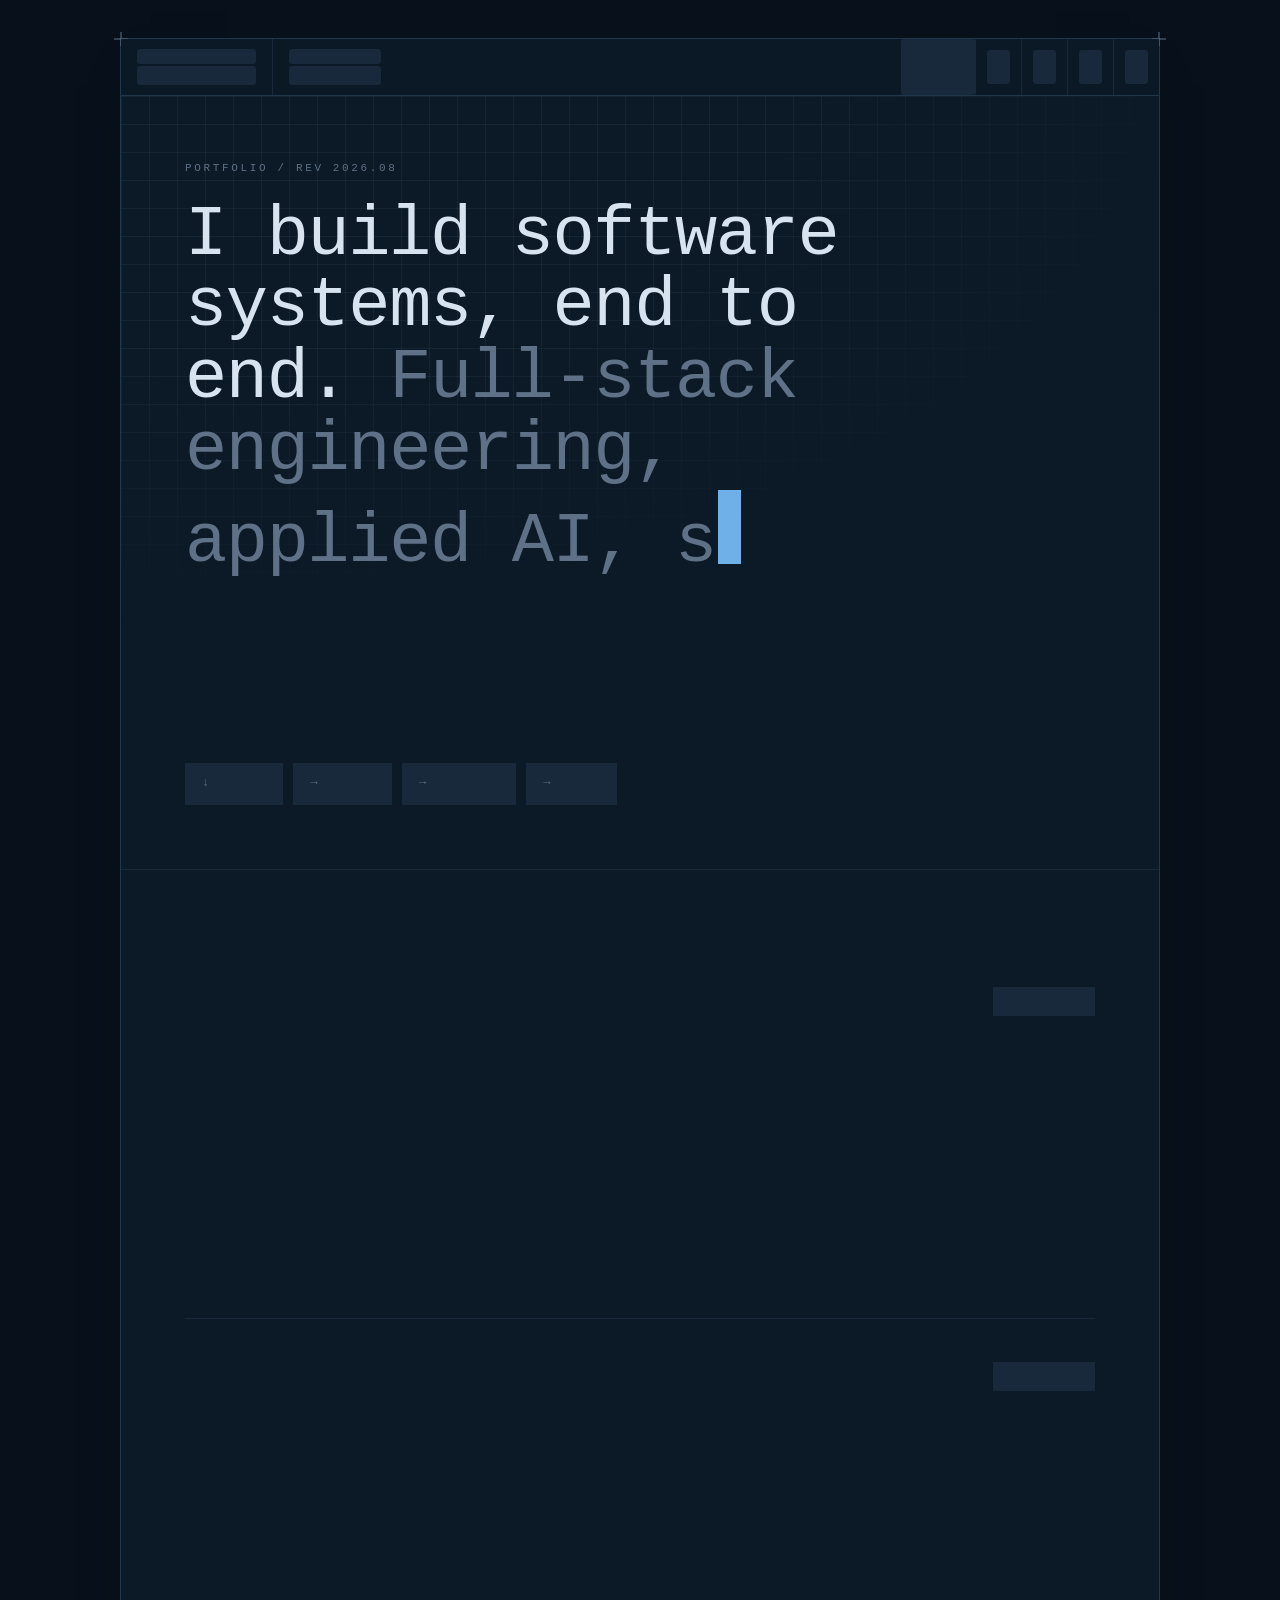
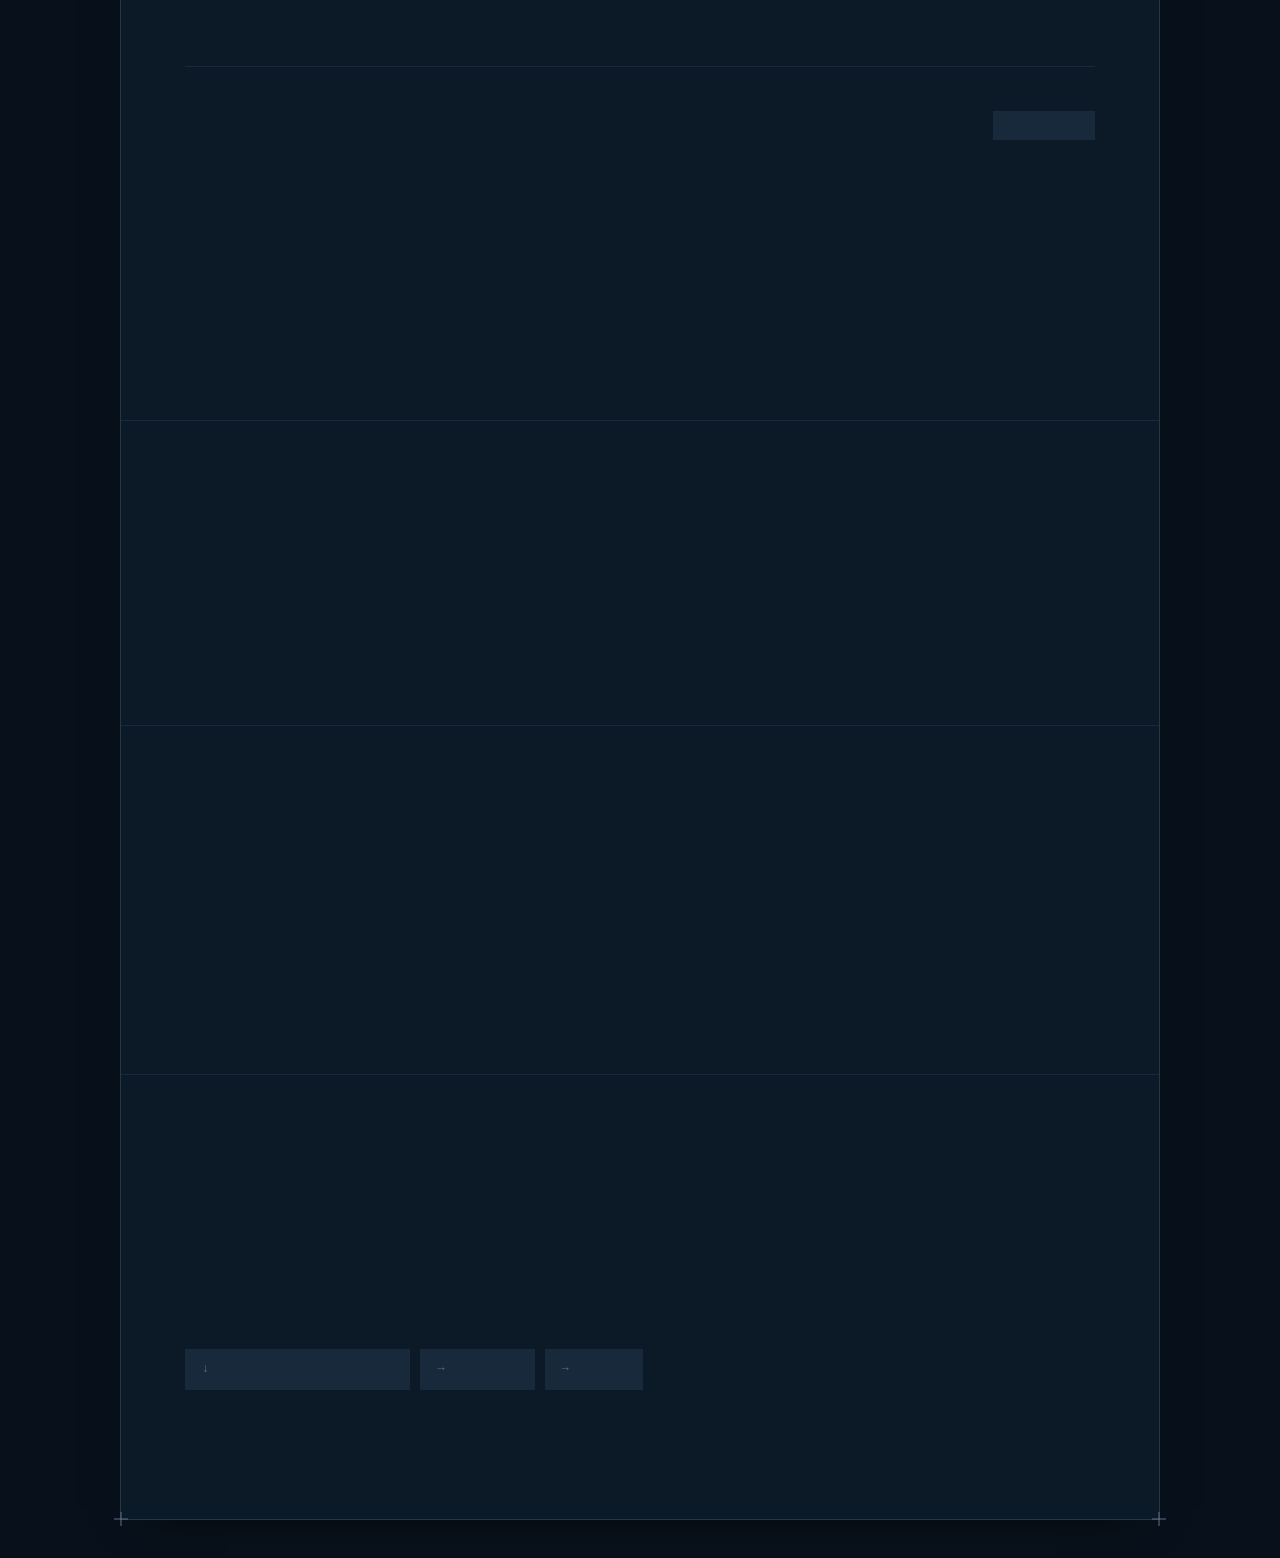
<file: index.html>
<!DOCTYPE html>
<!-- data-theme="dark" is the default; js/preload.js swaps it if the visitor saved a choice -->
<html lang="en" data-theme="dark">
<head>
<meta charset="utf-8">
<meta name="viewport" content="width=device-width, initial-scale=1">
<title>Emmanuel Buhari | Portfolio</title>
<meta name="description" content="Emmanuel Buhari. Computer Science at the University of Calgary, focused on Information Security. Full-stack engineering, applied AI, security-first." />

<link rel="stylesheet" href="css/styles.css">

<!-- runs before paint: restores saved theme + arms the load sequence -->
<script src="js/preload.js"></script>

<!-- behaviour: theme toggle, cursor, preview modal, load sequence -->
<script src="js/main.js" defer></script>
</head>
<body>

<div class="sheet">
  <span class="reg tl"></span><span class="reg tr"></span><span class="reg bl"></span><span class="reg br"></span>

  <!-- TITLE BLOCK -->
  <header class="titleblock">
    <div class="tb-cell tb-brand">
      <span class="tb-k">Subject</span>
      <span class="tb-v tb-name">EMMANUEL BUHARI</span>
    </div>
    <div class="tb-cell tb-disc">
      <span class="tb-k">Discipline</span>
      <span class="tb-v">CS · InfoSec</span>
    </div>
    <nav class="tb-actions" aria-label="Contact and theme">
      <span class="tb-actions-k">Contact</span>
      <a class="tb-icon" href="mailto:manuelbuhari@gmail.com" aria-label="Email Emmanuel" title="Email">
        <svg viewBox="0 0 24 24" fill="none" stroke="currentColor" stroke-width="1.8" stroke-linecap="round" stroke-linejoin="round" aria-hidden="true"><rect x="3" y="5" width="18" height="14" rx="1.5"/><path d="M3.5 6.5l8.5 6 8.5-6"/></svg>
      </a>
      <a class="tb-icon" href="https://www.linkedin.com/in/emmanuel-buhari/" aria-label="LinkedIn" title="LinkedIn">
        <svg viewBox="0 0 24 24" fill="currentColor" aria-hidden="true"><path d="M20.45 20.45h-3.56v-5.57c0-1.33-.02-3.04-1.85-3.04-1.85 0-2.14 1.45-2.14 2.94v5.67H9.35V9h3.42v1.56h.05c.48-.9 1.64-1.85 3.37-1.85 3.6 0 4.27 2.37 4.27 5.46v6.28zM5.34 7.43a2.07 2.07 0 1 1 0-4.14 2.07 2.07 0 0 1 0 4.14zM7.12 20.45H3.56V9h3.56v11.45zM22.22 0H1.77C.79 0 0 .77 0 1.73v20.54C0 23.23.79 24 1.77 24h20.45c.98 0 1.78-.77 1.78-1.73V1.73C24 .77 23.2 0 22.22 0z"/></svg>
      </a>
      <a class="tb-icon" href="https://github.com/buhariE" aria-label="GitHub" title="GitHub">
        <svg viewBox="0 0 24 24" fill="currentColor" aria-hidden="true"><path d="M12 .5A11.5 11.5 0 0 0 .5 12a11.5 11.5 0 0 0 7.86 10.92c.58.1.79-.25.79-.56v-2c-3.2.7-3.88-1.37-3.88-1.37-.53-1.34-1.3-1.7-1.3-1.7-1.06-.72.08-.71.08-.71 1.17.08 1.78 1.2 1.78 1.2 1.04 1.78 2.73 1.27 3.4.97.1-.75.4-1.27.73-1.56-2.56-.29-5.26-1.28-5.26-5.7 0-1.26.45-2.29 1.19-3.1-.12-.29-.52-1.46.11-3.05 0 0 .97-.31 3.18 1.18a11 11 0 0 1 5.8 0c2.2-1.49 3.17-1.18 3.17-1.18.63 1.59.23 2.76.11 3.05.74.81 1.19 1.84 1.19 3.1 0 4.43-2.7 5.4-5.28 5.69.41.36.78 1.05.78 2.12v3.14c0 .31.21.67.8.56A11.5 11.5 0 0 0 23.5 12 11.5 11.5 0 0 0 12 .5Z"/></svg>
      </a>
      <button class="tb-icon tb-toggle" id="themeBtn" type="button" aria-label="Toggle light or dark theme" title="Toggle theme">
        <svg class="ico-moon" viewBox="0 0 24 24" fill="none" stroke="currentColor" stroke-width="1.8" stroke-linecap="round" stroke-linejoin="round" aria-hidden="true"><path d="M21 12.8A8.5 8.5 0 1 1 11.2 3a6.5 6.5 0 0 0 9.8 9.8z"/></svg>
        <svg class="ico-sun" viewBox="0 0 24 24" fill="none" stroke="currentColor" stroke-width="1.8" stroke-linecap="round" stroke-linejoin="round" aria-hidden="true"><circle cx="12" cy="12" r="4"/><path d="M12 2v2M12 20v2M4.9 4.9l1.4 1.4M17.7 17.7l1.4 1.4M2 12h2M20 12h2M4.9 19.1l1.4-1.4M17.7 6.3l1.4-1.4"/></svg>
      </button>
    </nav>
  </header>

  <!-- HERO -->
  <section class="hero" id="top">
    <div class="pad">
      <p class="eyebrow">Portfolio / Rev 2026.08</p>
      <h1>I build software systems, end to end.<span class="dim"> Full-stack engineering, applied AI, security-first.</span></h1>
      <p class="lede">Computer Science at the <b>University of Calgary</b>, concentrating in <b>Information Security</b>. I take complex systems apart, understand how they really work, and put them back together better.</p>

      <nav class="links" aria-label="Primary">
        <a class="link primary" href="Emmanuel-Buhari-Resume.pdf"><span class="a">↓</span> Résumé</a>
        <a class="link" href="https://github.com/buhariE"><span class="a">→</span> GitHub</a>
        <a class="link" href="https://www.linkedin.com/in/emmanuel-buhari/"><span class="a">→</span> LinkedIn</a>
        <a class="link" href="mailto:manuelbuhari@gmail.com"><span class="a">→</span> Email</a>
      </nav>
    </div>
  </section>

  <!-- PROJECTS -->
  <section id="work">
    <div class="pad">
      <div class="fig">
        <span class="fig-num">Fig. 01</span>
        <span class="fig-title">Projects</span>
        <span class="fig-rule"></span>
      </div>

      <!-- PLATE 01 -->
      <article class="plate">
        <div class="plate-head">
          <span class="plate-id">Plate 01</span>
          <h3>Deep Notes</h3>
          <div class="plate-actions">
            <span class="plate-role">Retrieval · AI</span>
            <button class="preview-btn" type="button" data-type="embed" data-title="Deep Notes" data-url="https://deepnotes.wiki/">
              <svg viewBox="0 0 24 24" fill="none" stroke="currentColor" stroke-width="1.8" stroke-linecap="round" stroke-linejoin="round"><rect x="3" y="4" width="18" height="13" rx="1"/><path d="M8 20h8M12 17v3"/></svg>
              <span class="preview-label">Preview</span>
            </button>
          </div>
        </div>
        <div class="plate-grid">
          <div class="spec">
            <div class="spec-row"><div class="spec-k">Stack</div><div class="spec-v">TypeScript · React · RAG</div></div>
            <div class="spec-row"><div class="spec-k">Models</div><div class="spec-v">Gemini · Ollama</div></div>
            <div class="spec-row"><div class="spec-k">Status</div><div class="spec-v"><span class="status">Obsidian registry · under review</span></div></div>
          </div>
          <div class="facets">
            <div class="facet"><div class="facet-k">Problem</div><div class="facet-v">Finding the right note in a large personal knowledge base is hard. Keyword search misses meaning.</div></div>
            <div class="facet"><div class="facet-k">Approach</div><div class="facet-v">A retrieval pipeline that understands meaning, not just keywords: a compact custom vector store, hybrid keyword and semantic ranking, and incremental indexing that keeps results current in real time. Runs fully offline through local models.</div></div>
            <div class="facet"><div class="facet-k">Result</div><div class="facet-v"><span class="m">4x</span> less memory and compute, <span class="m">40%</span> better retrieval quality. Packaged as an Obsidian plugin, submitted to the official community registry.</div></div>
          </div>
        </div>
      </article>

      <!-- PLATE 02 -->
      <article class="plate">
        <div class="plate-head">
          <span class="plate-id">Plate 02</span>
          <h3>BMATS</h3>
          <div class="plate-actions">
            <span class="plate-role">Applied AI · NLP</span>
            <button class="preview-btn" type="button" data-type="embed" data-title="BMATS" data-url="projects/bmats/">
              <svg viewBox="0 0 24 24" fill="none" stroke="currentColor" stroke-width="1.8" stroke-linecap="round" stroke-linejoin="round"><rect x="3" y="4" width="18" height="13" rx="1"/><path d="M8 20h8M12 17v3"/></svg>
              <span class="preview-label">Preview</span>
            </button>
          </div>
        </div>
        <div class="plate-grid">
          <div class="spec">
            <div class="spec-row"><div class="spec-k">Stack</div><div class="spec-v">Python · FastAPI</div></div>
            <div class="spec-row"><div class="spec-k">ML</div><div class="spec-v">spaCy · embeddings</div></div>
            <div class="spec-row"><div class="spec-k">Focus</div><div class="spec-v"><span class="status">Bias mitigation</span></div></div>
          </div>
          <div class="facets">
            <div class="facet"><div class="facet-k">Problem</div><div class="facet-v">Resume screening carries bias and rewards keyword stuffing over real skill.</div></div>
            <div class="facet"><div class="facet-k">Approach</div><div class="facet-v">An NLP pipeline that strips personal identifiers, then compares candidates to roles by meaning using semantic embeddings and similarity, with bias-aware weighting.</div></div>
            <div class="facet"><div class="facet-k">Result</div><div class="facet-v">Fairer, skill-based matching, served through a modular API built for iterative evaluation.</div></div>
          </div>
        </div>
      </article>

      <!-- PLATE 03 -->
      <article class="plate">
        <div class="plate-head">
          <span class="plate-id">Plate 03</span>
          <h3>Inventory Assist <span class="ver">v1</span></h3>
          <div class="plate-actions">
            <span class="plate-role">Full-stack</span>
            <button class="preview-btn" type="button" data-type="embed" data-title="Inventory Assist" data-url="projects/inventory-assist/">
              <svg viewBox="0 0 24 24" fill="none" stroke="currentColor" stroke-width="1.8" stroke-linecap="round" stroke-linejoin="round"><rect x="3" y="4" width="18" height="13" rx="1"/><path d="M8 20h8M12 17v3"/></svg>
              <span class="preview-label">Preview</span>
            </button>
          </div>
        </div>
        <div class="plate-grid">
          <div class="spec">
            <div class="spec-row"><div class="spec-k">Stack</div><div class="spec-v">React · Node · Express</div></div>
            <div class="spec-row"><div class="spec-k">Data</div><div class="spec-v">MySQL · JWT · Stripe</div></div>
            <div class="spec-row"><div class="spec-k">Scope</div><div class="spec-v"><span class="status">Dual-role platform</span></div></div>
          </div>
          <div class="facets">
            <div class="facet"><div class="facet-k">Problem</div><div class="facet-v">Small businesses need inventory tools that fit two very different roles: admin and floor clerk.</div></div>
            <div class="facet"><div class="facet-k">Approach</div><div class="facet-v">A dual-role full-stack app with a REST API, reporting dashboards, and region-based tax and billing logic.</div></div>
            <div class="facet"><div class="facet-k">Result</div><div class="facet-v">A complete working platform. My customer service background kept me focused on the people using it.</div></div>
          </div>
        </div>
      </article>
    </div>
  </section>

  <!-- SKILLS / LEGEND -->
  <section id="stack">
    <div class="pad">
      <div class="fig">
        <span class="fig-num">Fig. 02</span>
        <span class="fig-title">Legend</span>
        <span class="fig-rule"></span>
      </div>
      <div class="legend">
        <div class="leg">
          <div class="leg-k">Languages</div>
          <ul><li>Python</li><li>Java</li><li>C</li><li>JavaScript</li><li>TypeScript</li><li>SQL</li></ul>
        </div>
        <div class="leg">
          <div class="leg-k">Frameworks</div>
          <ul><li>React</li><li>Node.js</li><li>Express</li><li>FastAPI</li><li>spaCy</li><li>Tailwind</li></ul>
        </div>
        <div class="leg">
          <div class="leg-k">Tools</div>
          <ul><li>Git</li><li>Linux</li><li>VS Code</li><li>IntelliJ</li><li>MySQL</li><li>Ollama</li></ul>
        </div>
      </div>
    </div>
  </section>

  <!-- NOW -->
  <section id="now">
    <div class="pad">
      <div class="fig">
        <span class="fig-num">Fig. 03</span>
        <span class="fig-title">Now</span>
        <span class="fig-rule"></span>
      </div>
      <div class="now">
        <div class="now-row"><div class="now-k">Exploring</div><div class="now-v">Information security and applied AI, from RAG pipelines to secure systems.</div></div>
        <div class="now-row"><div class="now-k">Building</div><div class="now-v">Deep Notes, under review for the official Obsidian community registry.</div></div>
        <div class="now-row"><div class="now-k">Teaching</div><div class="now-v">RAG and AI agents to 100+ students as a Workshop Executive with the UofC AI Club.</div></div>
      </div>
    </div>
  </section>

  <!-- CONTACT -->
  <section id="contact" class="contact">
    <div class="pad">
      <div class="fig">
        <span class="fig-num">Fig. 04</span>
        <span class="fig-title">Contact</span>
        <span class="fig-rule"></span>
      </div>
      <h2>Let's build something reliable.</h2>
      <p>Open to internships for fall 2026, winter 2027, and summer 2027. The fastest way to reach me is email.</p>
      <nav class="links" aria-label="Contact">
        <a class="link primary" href="mailto:manuelbuhari@gmail.com"><span class="a">↓</span> manuelbuhari@gmail.com</a>
        <a class="link" href="https://www.linkedin.com/in/emmanuel-buhari/"><span class="a">→</span> LinkedIn</a>
        <a class="link" href="https://github.com/buhariE"><span class="a">→</span> GitHub</a>
      </nav>
    </div>
    <!-- FOOTER TITLE BLOCK -->
    <div class="footblock">
      <div class="fb"><div class="fb-k">Drawn by</div><div class="fb-v">E. BUHARI</div></div>
      <div class="fb"><div class="fb-k">Location</div><div class="fb-v">CALGARY, AB</div></div>
      <div class="fb"><div class="fb-k">Sheet</div><div class="fb-v">01 / 01</div></div>
      <div class="fb"><div class="fb-k">Rev</div><div class="fb-v">2026.08</div></div>
    </div>
  </section>
</div>

<div class="modal-overlay" id="previewModal" hidden>
  <div class="modal" role="dialog" aria-modal="true" aria-labelledby="modalTitle">
    <button class="modal-close" id="modalClose" type="button" aria-label="Close preview">
      <svg viewBox="0 0 24 24" fill="none" stroke="currentColor" stroke-width="2.2" stroke-linecap="round"><path d="M6 6l12 12M18 6L6 18"/></svg>
    </button>
    <div class="modal-bar">
      <span class="modal-k">Live Preview</span>
      <span class="modal-title" id="modalTitle">Preview</span>
      <span class="modal-url" id="modalUrl"></span>
      <a class="modal-open-ext" id="modalExt" href="#" target="_blank" rel="noopener">Open in new tab ↗</a>
    </div>
    <div class="modal-body" id="modalBody"></div>
  </div>
</div>

<div id="cursor" aria-hidden="true">
  <svg class="ico" viewBox="0 0 12 15" fill="currentColor" shape-rendering="crispEdges">
    <rect x="0" y="0" width="1" height="1"/>
    <rect x="0" y="1" width="2" height="1"/>
    <rect x="0" y="2" width="3" height="1"/>
    <rect x="0" y="3" width="4" height="1"/>
    <rect x="0" y="4" width="5" height="1"/>
    <rect x="0" y="5" width="6" height="1"/>
    <rect x="0" y="6" width="7" height="1"/>
    <rect x="0" y="7" width="8" height="1"/>
    <rect x="0" y="8" width="9" height="1"/>
    <rect x="0" y="9" width="10" height="1"/>
    <rect x="0" y="10" width="11" height="1"/>
    <rect x="0" y="11" width="9" height="1"/>
    <rect x="0" y="12" width="6" height="1"/>
    <rect x="0" y="13" width="4" height="1"/>
    <rect x="0" y="14" width="2" height="1"/>
  </svg>
</div>

</body>
</html>
</file>
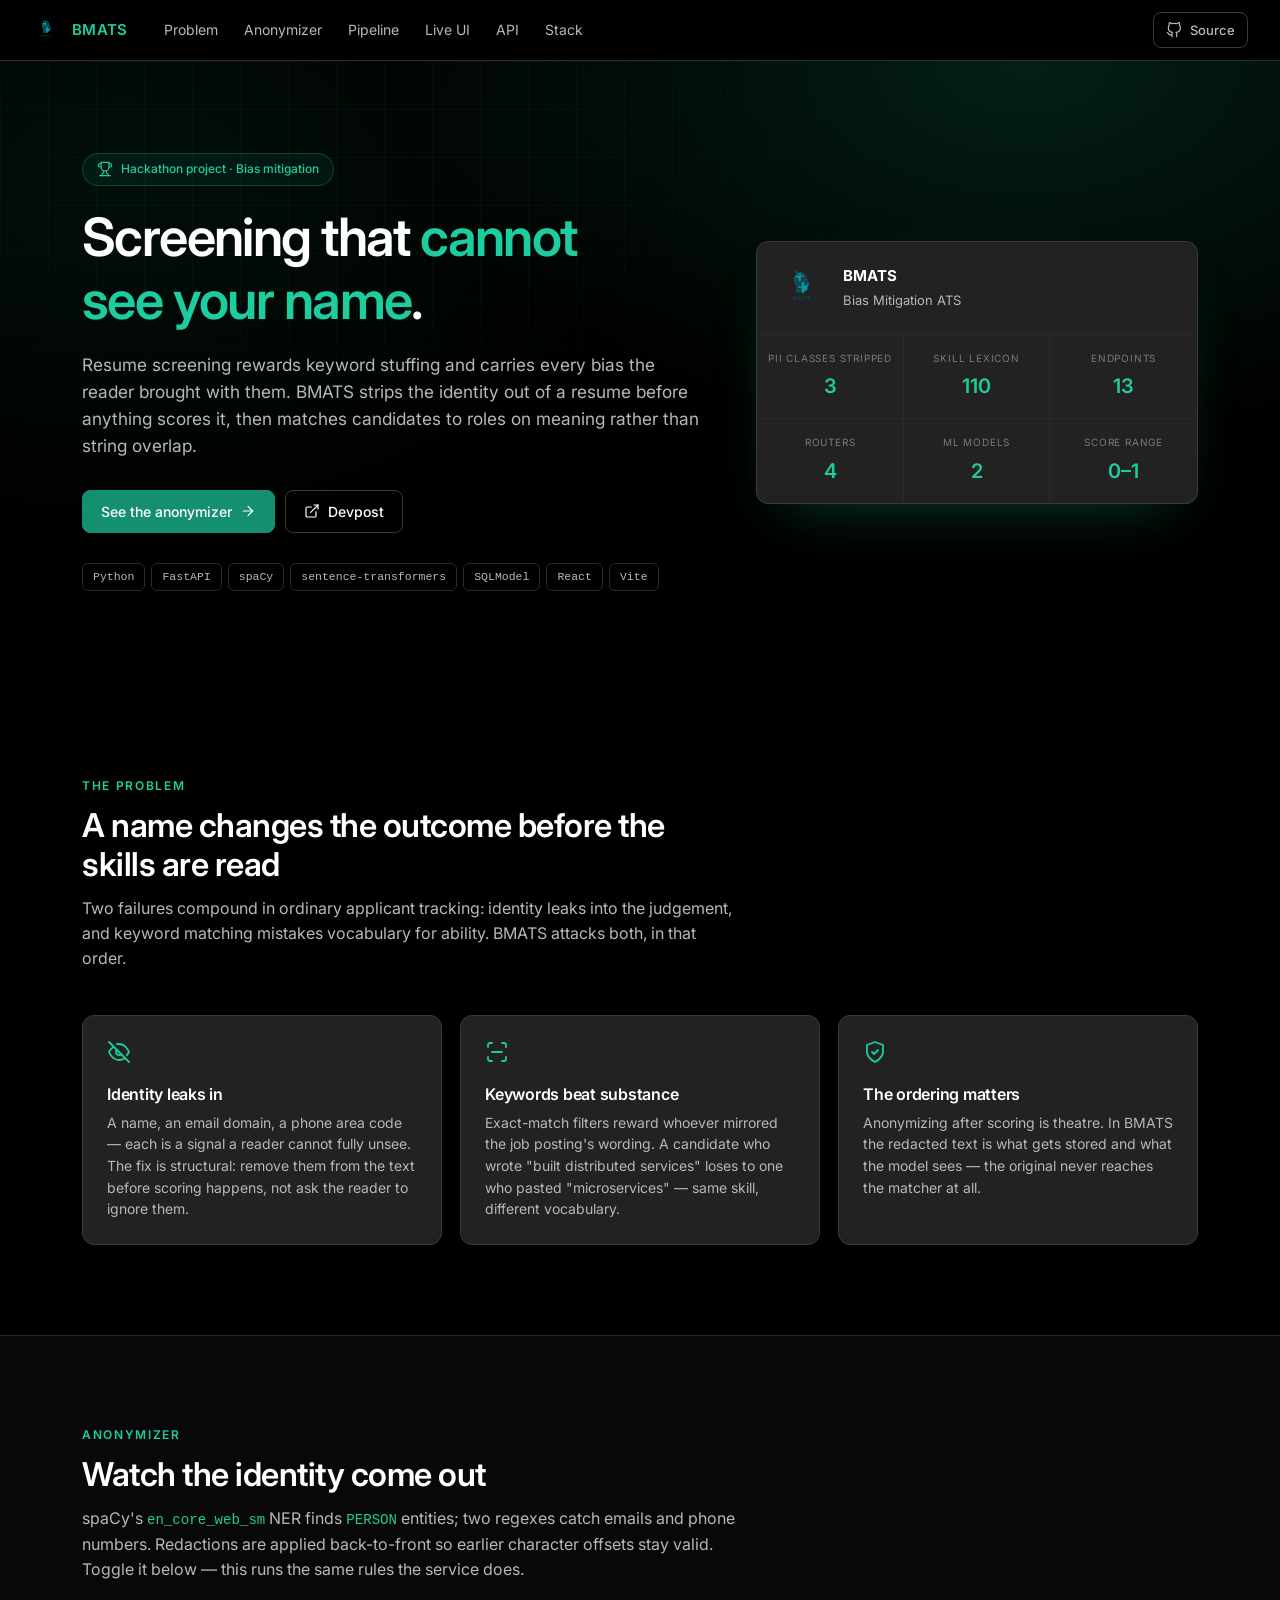
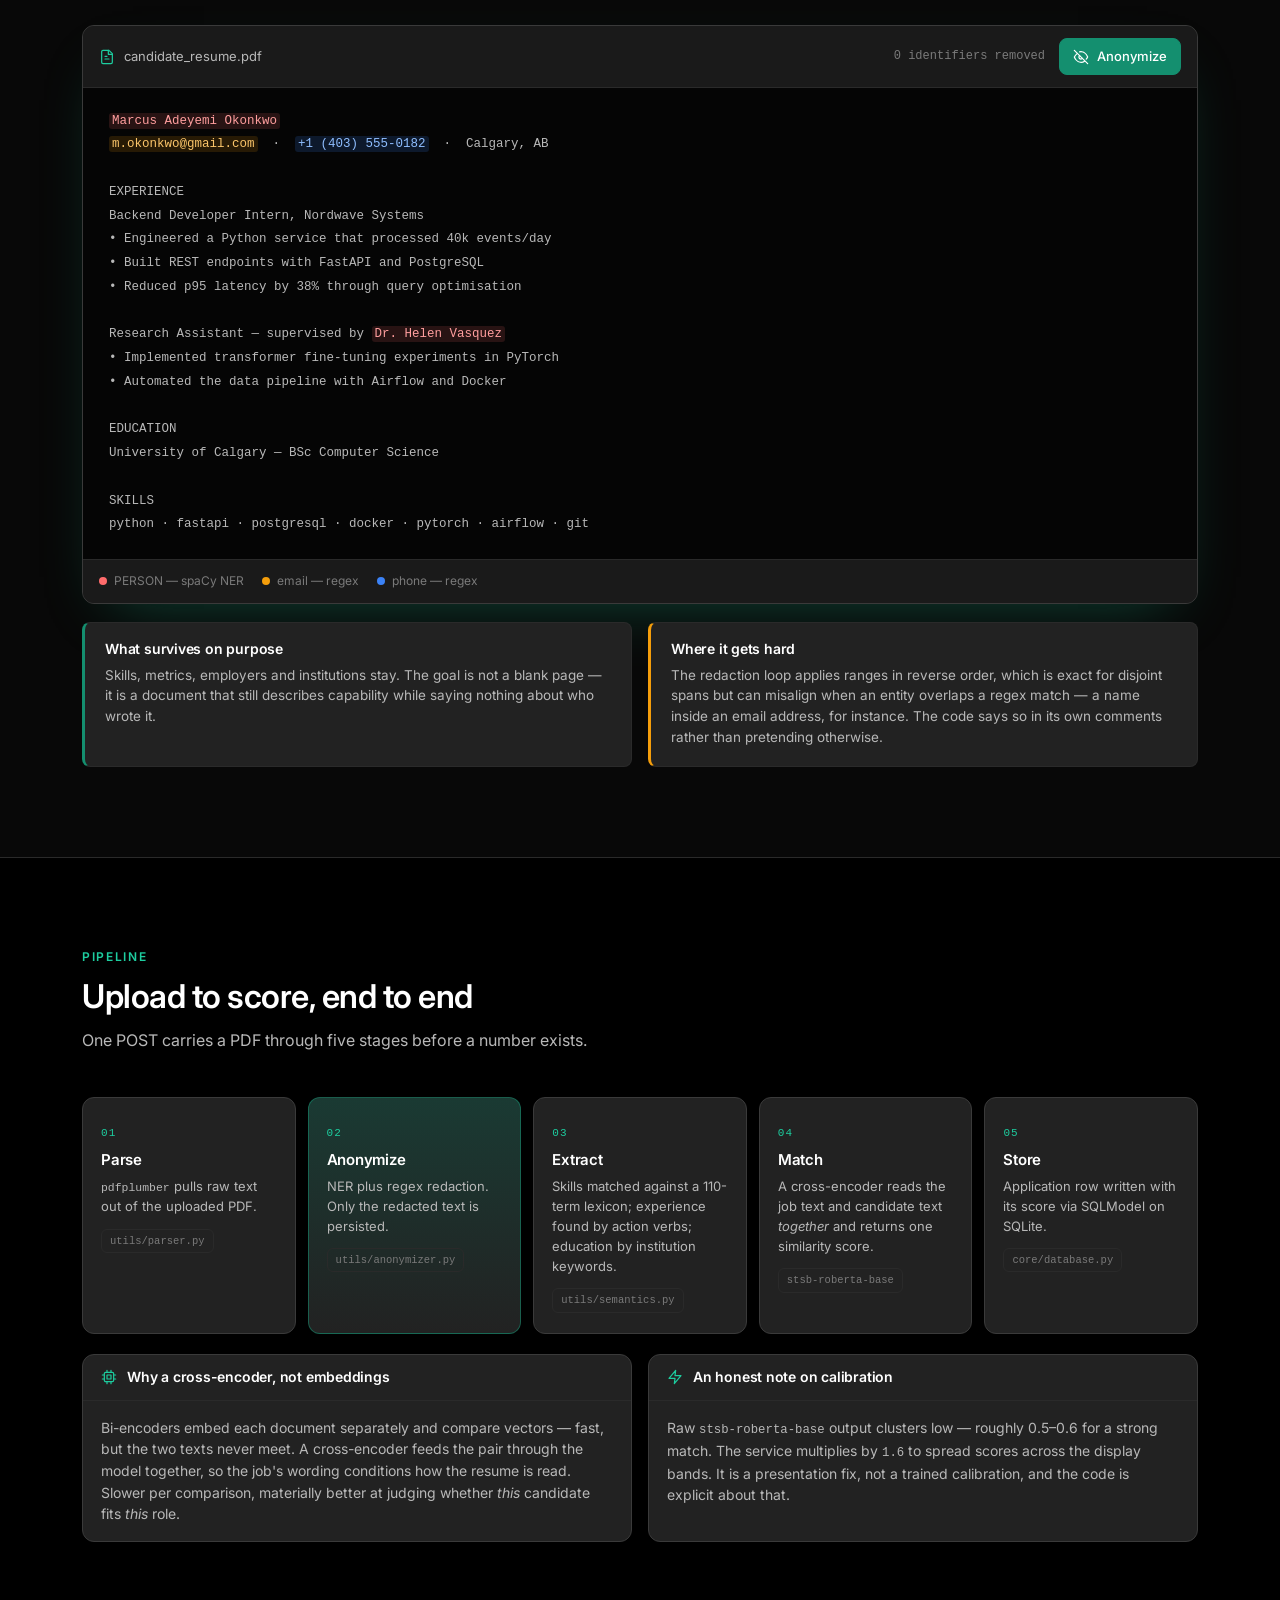
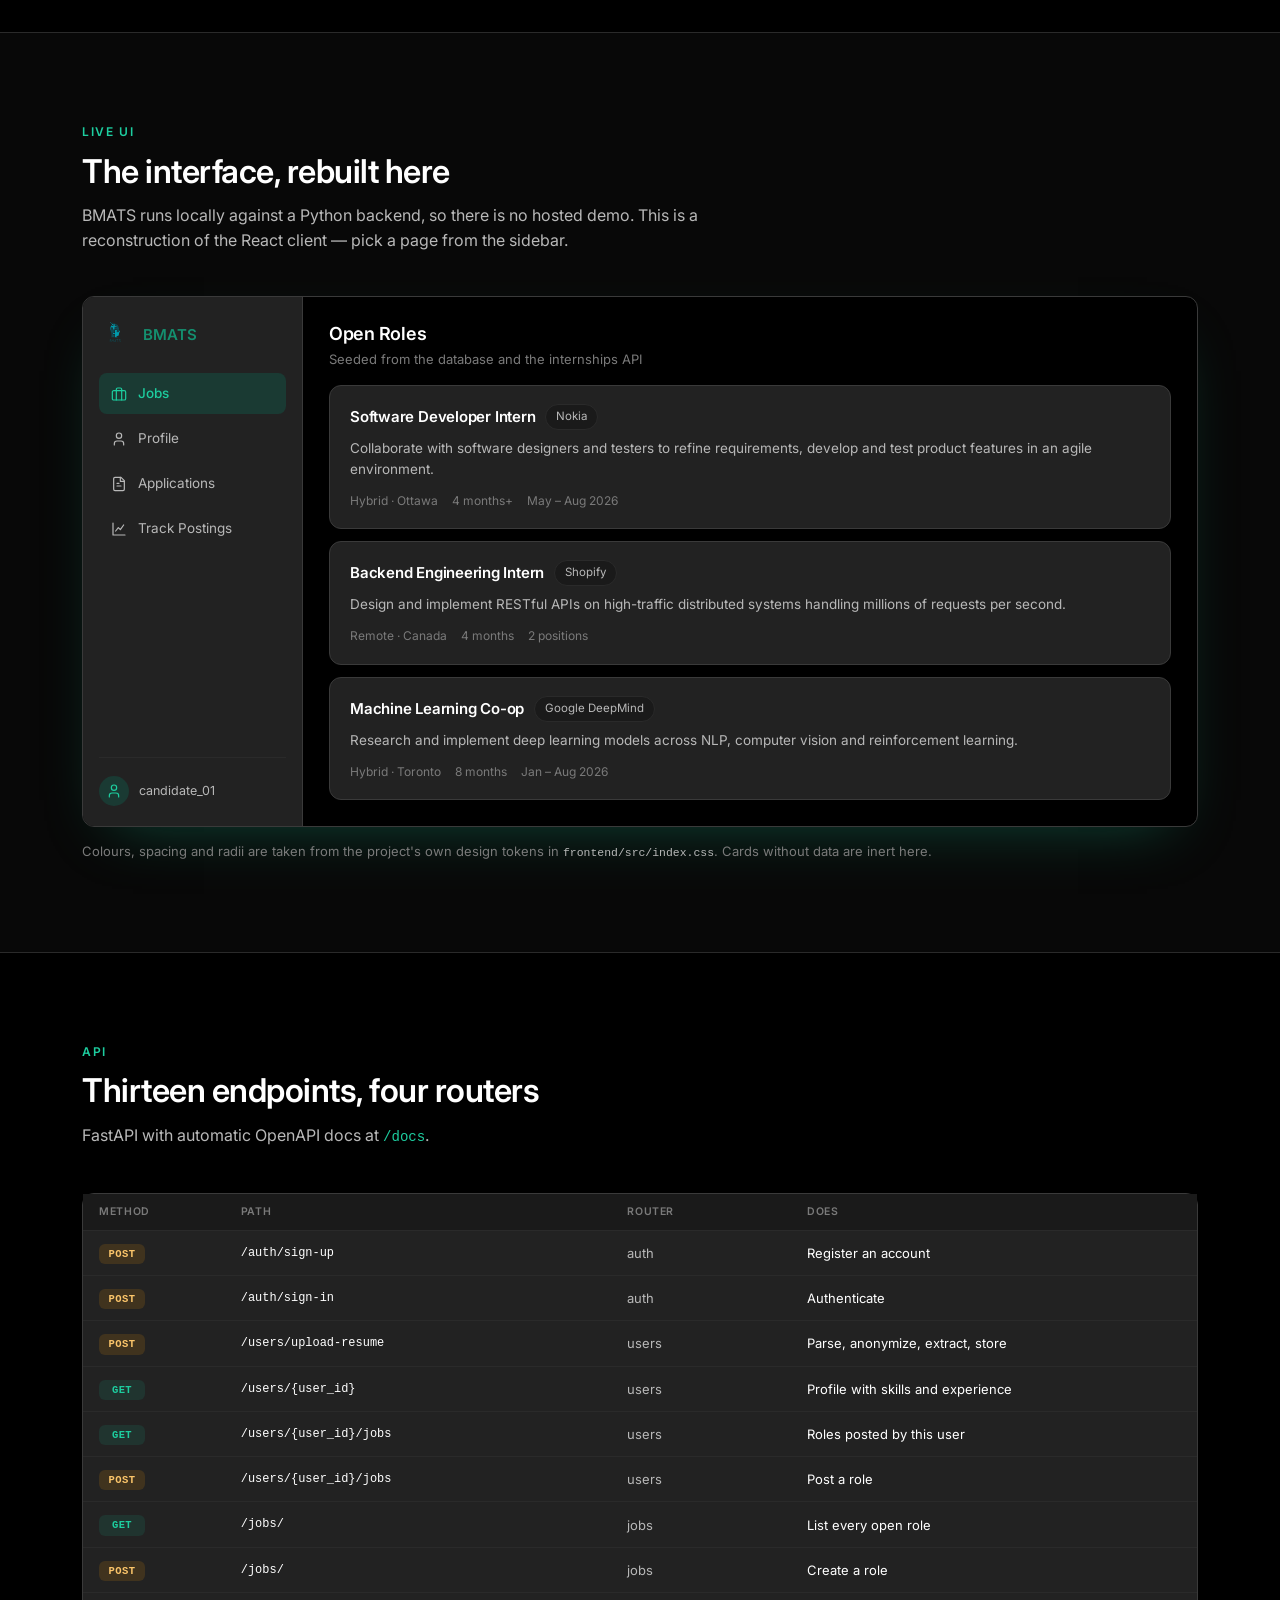
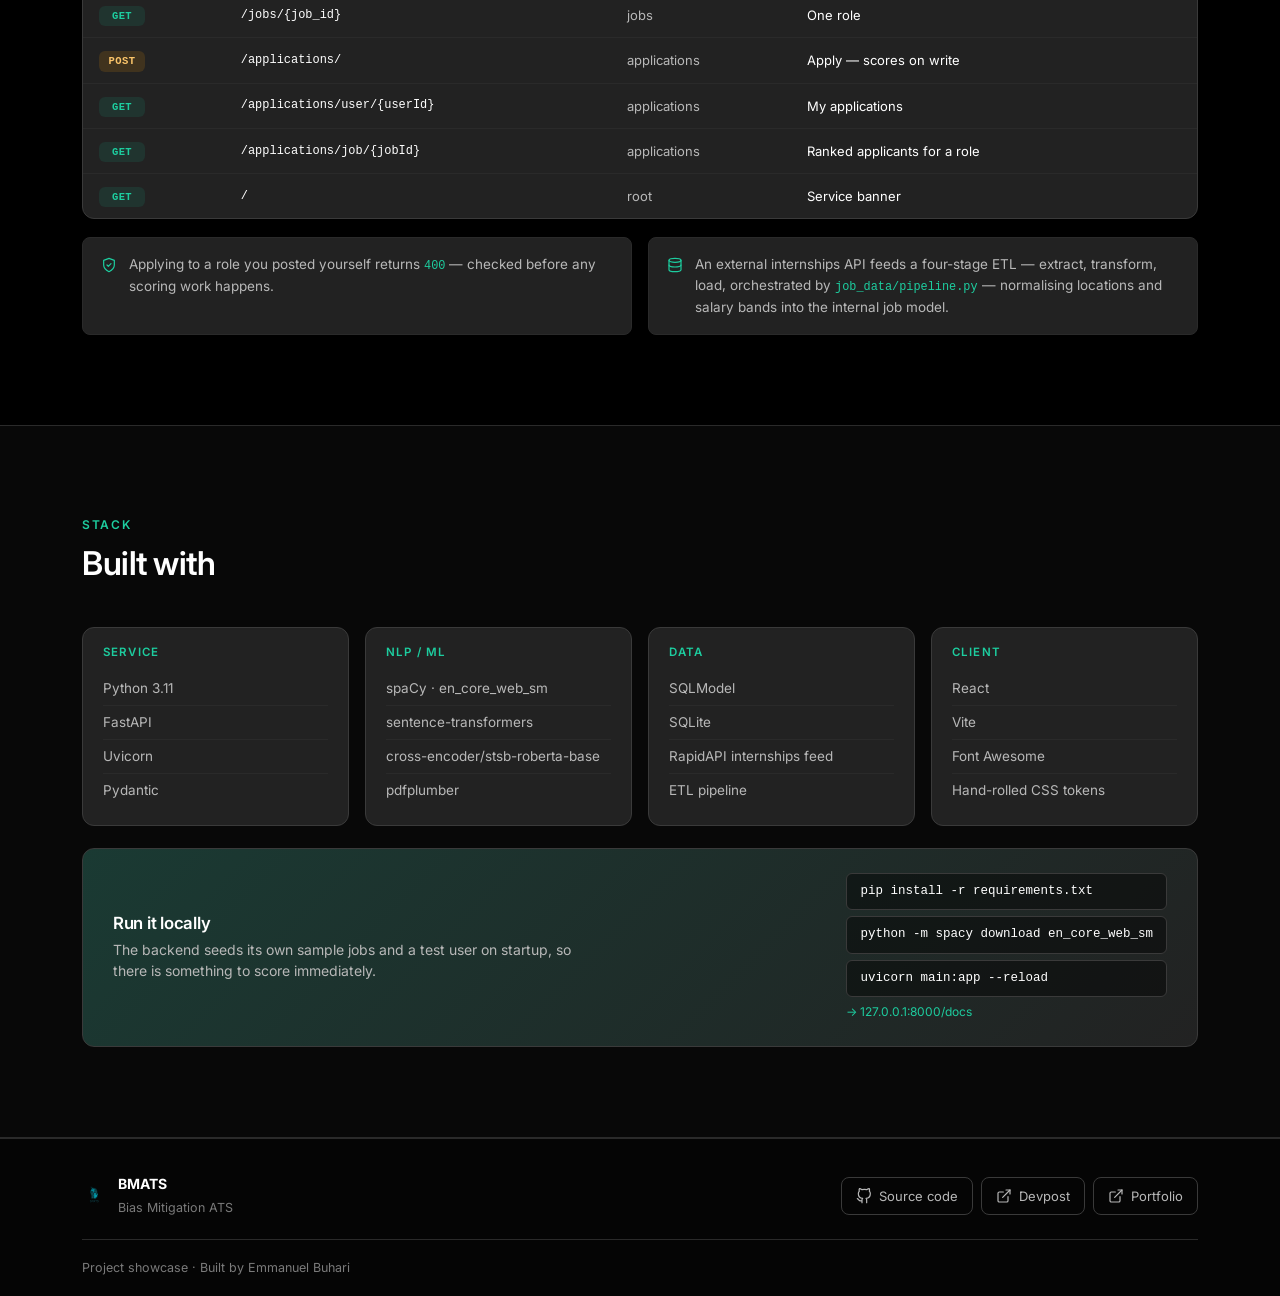
<file: projects/bmats/index.html>
<!doctype html>
<html lang="en">
<head>
<meta charset="utf-8">
<meta name="viewport" content="width=device-width, initial-scale=1">
<title>BMATS — Project Showcase</title>
<meta name="description" content="BMATS — Bias Mitigation for Applicant Tracking Systems. A FastAPI service that parses resumes, strips personally identifiable information with spaCy NER, and scores candidates against jobs with a cross-encoder.">

<link rel="icon" type="image/png" href="assets/logo3.png">
<link rel="preconnect" href="https://fonts.googleapis.com">
<link rel="preconnect" href="https://fonts.gstatic.com" crossorigin>
<link href="https://fonts.googleapis.com/css2?family=Inter:wght@300;400;500;600;700&display=swap" rel="stylesheet">
<link rel="stylesheet" href="css/styles.css">

<script src="js/main.js" defer></script>
</head>
<body>

<!-- ============================================================ icon sprite -->
<svg class="sprite" aria-hidden="true" focusable="false">
  <defs>
    <symbol viewBox="0 0 24 24" id="i-brief"><rect x="2" y="7" width="20" height="14" rx="2"/><path d="M16 21V5a2 2 0 0 0-2-2h-4a2 2 0 0 0-2 2v16"/></symbol>
    <symbol viewBox="0 0 24 24" id="i-user"><path d="M19 21v-2a4 4 0 0 0-4-4H9a4 4 0 0 0-4 4v2"/><circle cx="12" cy="7" r="4"/></symbol>
    <symbol viewBox="0 0 24 24" id="i-file"><path d="M15 2H6a2 2 0 0 0-2 2v16a2 2 0 0 0 2 2h12a2 2 0 0 0 2-2V7z"/><path d="M14 2v6h6"/><path d="M9 15h6"/><path d="M9 11h3"/></symbol>
    <symbol viewBox="0 0 24 24" id="i-chart"><path d="M3 3v18h18"/><path d="m7 15 4-5 3 3 5-7"/></symbol>
    <symbol viewBox="0 0 24 24" id="i-shield"><path d="M12 22s8-4 8-10V5l-8-3-8 3v7c0 6 8 10 8 10z"/><path d="m9 12 2 2 4-4"/></symbol>
    <symbol viewBox="0 0 24 24" id="i-eye-off"><path d="M9.9 4.24A9.1 9.1 0 0 1 12 4c7 0 10 8 10 8a18.5 18.5 0 0 1-2.16 3.19"/><path d="M6.6 6.6A18.6 18.6 0 0 0 2 12s3 8 10 8a9.1 9.1 0 0 0 5.4-1.6"/><path d="m2 2 20 20"/><path d="M14.12 14.12a3 3 0 1 1-4.24-4.24"/></symbol>
    <symbol viewBox="0 0 24 24" id="i-scan"><path d="M3 7V5a2 2 0 0 1 2-2h2"/><path d="M17 3h2a2 2 0 0 1 2 2v2"/><path d="M21 17v2a2 2 0 0 1-2 2h-2"/><path d="M7 21H5a2 2 0 0 1-2-2v-2"/><path d="M7 12h10"/></symbol>
    <symbol viewBox="0 0 24 24" id="i-cpu"><rect x="5" y="5" width="14" height="14" rx="2"/><rect x="9" y="9" width="6" height="6"/><path d="M9 2v3M15 2v3M9 19v3M15 19v3M2 9h3M2 15h3M19 9h3M19 15h3"/></symbol>
    <symbol viewBox="0 0 24 24" id="i-db"><ellipse cx="12" cy="5" rx="9" ry="3"/><path d="M3 5v14c0 1.66 4 3 9 3s9-1.34 9-3V5"/><path d="M3 12c0 1.66 4 3 9 3s9-1.34 9-3"/></symbol>
    <symbol viewBox="0 0 24 24" id="i-bolt"><path d="M13 2 3 14h9l-1 8 10-12h-9l1-8z"/></symbol>
    <symbol viewBox="0 0 24 24" id="i-arrow-right"><path d="M5 12h14"/><path d="m12 5 7 7-7 7"/></symbol>
    <symbol viewBox="0 0 24 24" id="i-arrow-down"><path d="M12 5v14"/><path d="m5 12 7 7 7-7"/></symbol>
    <symbol viewBox="0 0 24 24" id="i-github"><path d="M9 19c-5 1.5-5-2.5-7-3m14 6v-3.87a3.37 3.37 0 0 0-.94-2.61c3.14-.35 6.44-1.54 6.44-7A5.44 5.44 0 0 0 20 4.77 5.07 5.07 0 0 0 19.91 1S18.73.65 16 2.48a13.38 13.38 0 0 0-7 0C6.27.65 5.09 1 5.09 1A5.07 5.07 0 0 0 5 4.77a5.44 5.44 0 0 0-1.5 3.78c0 5.42 3.3 6.61 6.44 7A3.37 3.37 0 0 0 9 18.13V22"/></symbol>
    <symbol viewBox="0 0 24 24" id="i-external"><path d="M15 3h6v6"/><path d="M10 14 21 3"/><path d="M18 13v6a2 2 0 0 1-2 2H5a2 2 0 0 1-2-2V8a2 2 0 0 1 2-2h6"/></symbol>
    <symbol viewBox="0 0 24 24" id="i-menu"><path d="M4 6h16"/><path d="M4 12h16"/><path d="M4 18h16"/></symbol>
    <symbol viewBox="0 0 24 24" id="i-trophy"><path d="M6 9H4.5a2.5 2.5 0 0 1 0-5H6"/><path d="M18 9h1.5a2.5 2.5 0 0 0 0-5H18"/><path d="M4 22h16"/><path d="M10 14.66V17c0 .55-.47.98-.97 1.21C7.85 18.75 7 20.24 7 22"/><path d="M14 14.66V17c0 .55.47.98.97 1.21C16.15 18.75 17 20.24 17 22"/><path d="M18 2H6v7a6 6 0 0 0 12 0V2z"/></symbol>
  </defs>
</svg>

<!-- ================================================================== nav -->
<header class="nav" id="nav">
  <a class="nav-brand" href="#top">
    <img src="assets/logo3.png" alt="" width="30" height="30">
    <span>BMATS</span>
  </a>
  <nav class="nav-links" id="navLinks" aria-label="Sections">
    <a href="#problem">Problem</a>
    <a href="#redact">Anonymizer</a>
    <a href="#pipeline">Pipeline</a>
    <a href="#preview">Live UI</a>
    <a href="#api">API</a>
    <a href="#stack">Stack</a>
  </nav>
  <div class="nav-actions">
    <a class="btn btn-ghost" href="https://github.com/noahnghg/BMATS" target="_blank" rel="noopener">
      <svg class="ico"><use href="#i-github"/></svg><span>Source</span>
    </a>
    <button class="nav-toggle" id="navToggle" type="button" aria-label="Toggle navigation" aria-expanded="false">
      <svg class="ico"><use href="#i-menu"/></svg>
    </button>
  </div>
</header>

<!-- ================================================================ hero -->
<section class="hero" id="top">
  <div class="wrap hero-grid">
    <div class="hero-copy">
      <span class="pill"><svg class="ico"><use href="#i-trophy"/></svg> Hackathon project · Bias mitigation</span>
      <h1>Screening that <em>cannot see your name</em>.</h1>
      <p class="lede">
        Resume screening rewards keyword stuffing and carries every bias the reader brought with
        them. BMATS strips the identity out of a resume before anything scores it, then matches
        candidates to roles on meaning rather than string overlap.
      </p>
      <div class="hero-btns">
        <a class="btn btn-primary" href="#redact">See the anonymizer <svg class="ico"><use href="#i-arrow-right"/></svg></a>
        <a class="btn btn-outline" href="https://devpost.com/software/hright" target="_blank" rel="noopener">
          <svg class="ico"><use href="#i-external"/></svg> Devpost
        </a>
      </div>
      <div class="hero-tech">
        <span>Python</span><span>FastAPI</span><span>spaCy</span><span>sentence-transformers</span>
        <span>SQLModel</span><span>React</span><span>Vite</span>
      </div>
    </div>

    <div class="hero-card">
      <div class="hero-card-top">
        <img src="assets/logo3.png" alt="BMATS logo" width="52" height="52">
        <div>
          <strong>BMATS</strong>
          <span>Bias Mitigation ATS</span>
        </div>
      </div>
      <dl class="hero-stats">
        <div><dt>PII classes stripped</dt><dd>3</dd></div>
        <div><dt>Skill lexicon</dt><dd>110</dd></div>
        <div><dt>Endpoints</dt><dd>13</dd></div>
        <div><dt>Routers</dt><dd>4</dd></div>
        <div><dt>ML models</dt><dd>2</dd></div>
        <div><dt>Score range</dt><dd>0–1</dd></div>
      </dl>
    </div>
  </div>
</section>

<!-- ============================================================== problem -->
<section class="section" id="problem">
  <div class="wrap">
    <div class="sec-head">
      <span class="sec-kicker">The problem</span>
      <h2>A name changes the outcome before the skills are read</h2>
      <p>Two failures compound in ordinary applicant tracking: identity leaks into the judgement,
         and keyword matching mistakes vocabulary for ability. BMATS attacks both, in that order.</p>
    </div>
    <div class="prob-grid">
      <article class="prob">
        <svg class="ico ico-lg"><use href="#i-eye-off"/></svg>
        <h3>Identity leaks in</h3>
        <p>A name, an email domain, a phone area code — each is a signal a reader cannot fully
           unsee. The fix is structural: remove them from the text before scoring happens, not
           ask the reader to ignore them.</p>
      </article>
      <article class="prob">
        <svg class="ico ico-lg"><use href="#i-scan"/></svg>
        <h3>Keywords beat substance</h3>
        <p>Exact-match filters reward whoever mirrored the job posting's wording. A candidate who
           wrote "built distributed services" loses to one who pasted "microservices" — same skill,
           different vocabulary.</p>
      </article>
      <article class="prob">
        <svg class="ico ico-lg"><use href="#i-shield"/></svg>
        <h3>The ordering matters</h3>
        <p>Anonymizing after scoring is theatre. In BMATS the redacted text is what gets stored and
           what the model sees — the original never reaches the matcher at all.</p>
      </article>
    </div>
  </div>
</section>

<!-- ============================================================= redactor -->
<section class="section section-alt" id="redact">
  <div class="wrap">
    <div class="sec-head">
      <span class="sec-kicker">Anonymizer</span>
      <h2>Watch the identity come out</h2>
      <p>spaCy's <code>en_core_web_sm</code> NER finds <code>PERSON</code> entities; two regexes catch
         emails and phone numbers. Redactions are applied back-to-front so earlier character offsets
         stay valid. Toggle it below — this runs the same rules the service does.</p>
    </div>

    <div class="redact">
      <div class="redact-bar">
        <div class="redact-file"><svg class="ico"><use href="#i-file"/></svg><span>candidate_resume.pdf</span></div>
        <div class="redact-meta">
          <span class="redact-count" id="redactCount">0 identifiers removed</span>
          <button class="btn btn-primary btn-sm" id="redactBtn" type="button" aria-pressed="false">
            <svg class="ico"><use href="#i-eye-off"/></svg><span id="redactLabel">Anonymize</span>
          </button>
        </div>
      </div>

      <pre class="doc" id="doc"><code><span class="pii" data-kind="name" data-token="[NAME REDACTED]">Marcus Adeyemi Okonkwo</span>
<span class="pii" data-kind="email" data-token="[EMAIL REDACTED]">m.okonkwo@gmail.com</span>  ·  <span class="pii" data-kind="phone" data-token="[PHONE REDACTED]">+1 (403) 555-0182</span>  ·  Calgary, AB

EXPERIENCE
Backend Developer Intern, Nordwave Systems
• Engineered a Python service that processed 40k events/day
• Built REST endpoints with FastAPI and PostgreSQL
• Reduced p95 latency by 38% through query optimisation

Research Assistant — supervised by <span class="pii" data-kind="name" data-token="[NAME REDACTED]">Dr. Helen Vasquez</span>
• Implemented transformer fine-tuning experiments in PyTorch
• Automated the data pipeline with Airflow and Docker

EDUCATION
University of Calgary — BSc Computer Science

SKILLS
python · fastapi · postgresql · docker · pytorch · airflow · git</code></pre>

      <div class="redact-legend">
        <span><i class="dot dot-name"></i>PERSON — spaCy NER</span>
        <span><i class="dot dot-email"></i>email — regex</span>
        <span><i class="dot dot-phone"></i>phone — regex</span>
      </div>
    </div>

    <div class="note-row">
      <div class="note">
        <h4>What survives on purpose</h4>
        <p>Skills, metrics, employers and institutions stay. The goal is not a blank page — it is a
           document that still describes capability while saying nothing about who wrote it.</p>
      </div>
      <div class="note note-warn">
        <h4>Where it gets hard</h4>
        <p>The redaction loop applies ranges in reverse order, which is exact for disjoint spans but
           can misalign when an entity overlaps a regex match — a name inside an email address, for
           instance. The code says so in its own comments rather than pretending otherwise.</p>
      </div>
    </div>
  </div>
</section>

<!-- ============================================================= pipeline -->
<section class="section" id="pipeline">
  <div class="wrap">
    <div class="sec-head">
      <span class="sec-kicker">Pipeline</span>
      <h2>Upload to score, end to end</h2>
      <p>One POST carries a PDF through five stages before a number exists.</p>
    </div>

    <ol class="pipe">
      <li class="pipe-step">
        <span class="pipe-n">01</span>
        <h3>Parse</h3>
        <p><code>pdfplumber</code> pulls raw text out of the uploaded PDF.</p>
        <span class="pipe-tag">utils/parser.py</span>
      </li>
      <li class="pipe-step is-key">
        <span class="pipe-n">02</span>
        <h3>Anonymize</h3>
        <p>NER plus regex redaction. Only the redacted text is persisted.</p>
        <span class="pipe-tag">utils/anonymizer.py</span>
      </li>
      <li class="pipe-step">
        <span class="pipe-n">03</span>
        <h3>Extract</h3>
        <p>Skills matched against a 110-term lexicon; experience found by action verbs; education by
           institution keywords.</p>
        <span class="pipe-tag">utils/semantics.py</span>
      </li>
      <li class="pipe-step">
        <span class="pipe-n">04</span>
        <h3>Match</h3>
        <p>A cross-encoder reads the job text and candidate text <em>together</em> and returns one
           similarity score.</p>
        <span class="pipe-tag">stsb-roberta-base</span>
      </li>
      <li class="pipe-step">
        <span class="pipe-n">05</span>
        <h3>Store</h3>
        <p>Application row written with its score via SQLModel on SQLite.</p>
        <span class="pipe-tag">core/database.py</span>
      </li>
    </ol>

    <div class="two-up">
      <div class="card">
        <div class="card-head"><svg class="ico"><use href="#i-cpu"/></svg><h4>Why a cross-encoder, not embeddings</h4></div>
        <div class="card-body">
          <p>Bi-encoders embed each document separately and compare vectors — fast, but the two texts
             never meet. A cross-encoder feeds the pair through the model together, so the job's
             wording conditions how the resume is read. Slower per comparison, materially better at
             judging whether <em>this</em> candidate fits <em>this</em> role.</p>
        </div>
      </div>
      <div class="card">
        <div class="card-head"><svg class="ico"><use href="#i-bolt"/></svg><h4>An honest note on calibration</h4></div>
        <div class="card-body">
          <p>Raw <code>stsb-roberta-base</code> output clusters low — roughly 0.5–0.6 for a strong
             match. The service multiplies by <code>1.6</code> to spread scores across the display
             bands. It is a presentation fix, not a trained calibration, and the code is explicit
             about that.</p>
        </div>
      </div>
    </div>
  </div>
</section>

<!-- ============================================================== preview -->
<section class="section section-alt" id="preview">
  <div class="wrap">
    <div class="sec-head">
      <span class="sec-kicker">Live UI</span>
      <h2>The interface, rebuilt here</h2>
      <p>BMATS runs locally against a Python backend, so there is no hosted demo. This is a
         reconstruction of the React client — pick a page from the sidebar.</p>
    </div>

    <div class="app" id="app">
      <aside class="app-side">
        <div class="app-brand">
          <img src="assets/logo3.png" alt="" width="34" height="34">
          <span>BMATS</span>
        </div>
        <nav class="app-menu" aria-label="App navigation">
          <button type="button" class="app-item is-active" data-screen="jobs"><svg class="ico"><use href="#i-brief"/></svg>Jobs</button>
          <button type="button" class="app-item" data-screen="profile"><svg class="ico"><use href="#i-user"/></svg>Profile</button>
          <button type="button" class="app-item" data-screen="apps"><svg class="ico"><use href="#i-file"/></svg>Applications</button>
          <button type="button" class="app-item" data-screen="track"><svg class="ico"><use href="#i-chart"/></svg>Track Postings</button>
        </nav>
        <div class="app-side-foot">
          <div class="app-user"><span class="app-avatar"><svg class="ico"><use href="#i-user"/></svg></span><span>candidate_01</span></div>
        </div>
      </aside>

      <div class="app-main">
        <div class="app-body">

          <!-- jobs -->
          <div class="screen is-active" data-screen="jobs">
            <header class="page-head">
              <h3>Open Roles</h3>
              <p>Seeded from the database and the internships API</p>
            </header>
            <div class="job-list">
              <article class="job-card">
                <div class="job-top"><h4>Software Developer Intern</h4><span class="chip">Nokia</span></div>
                <p>Collaborate with software designers and testers to refine requirements, develop and
                   test product features in an agile environment.</p>
                <div class="job-meta"><span>Hybrid · Ottawa</span><span>4 months+</span><span>May – Aug 2026</span></div>
              </article>
              <article class="job-card">
                <div class="job-top"><h4>Backend Engineering Intern</h4><span class="chip">Shopify</span></div>
                <p>Design and implement RESTful APIs on high-traffic distributed systems handling
                   millions of requests per second.</p>
                <div class="job-meta"><span>Remote · Canada</span><span>4 months</span><span>2 positions</span></div>
              </article>
              <article class="job-card">
                <div class="job-top"><h4>Machine Learning Co-op</h4><span class="chip">Google DeepMind</span></div>
                <p>Research and implement deep learning models across NLP, computer vision and
                   reinforcement learning.</p>
                <div class="job-meta"><span>Hybrid · Toronto</span><span>8 months</span><span>Jan – Aug 2026</span></div>
              </article>
            </div>
          </div>

          <!-- profile -->
          <div class="screen" data-screen="profile">
            <header class="page-head">
              <h3>Your Profile</h3>
              <p>Built entirely from the anonymized resume — no name is stored</p>
            </header>
            <div class="prof-grid">
              <div class="card">
                <div class="card-head"><h4>Upload</h4></div>
                <div class="card-body">
                  <div class="drop"><svg class="ico ico-lg"><use href="#i-file"/></svg><span>candidate_resume.pdf</span><i>parsed · anonymized · stored</i></div>
                </div>
              </div>
              <div class="card">
                <div class="card-head"><h4>Extracted skills</h4><span class="count">9</span></div>
                <div class="card-body chips">
                  <i class="chip">python</i><i class="chip">fastapi</i><i class="chip">postgresql</i>
                  <i class="chip">docker</i><i class="chip">pytorch</i><i class="chip">airflow</i>
                  <i class="chip">git</i><i class="chip">rest</i><i class="chip">api</i>
                </div>
              </div>
              <div class="card span-2">
                <div class="card-head"><h4>Experience</h4></div>
                <div class="card-body list">
                  <div class="row">Engineered a Python service that processed 40k events/day</div>
                  <div class="row">Built REST endpoints with FastAPI and PostgreSQL</div>
                  <div class="row">Reduced p95 latency by 38% through query optimisation</div>
                  <div class="row">Automated the data pipeline with Airflow and Docker</div>
                </div>
                <div class="card-note">Sentences kept only when they carry an action verb and exceed 30 characters.</div>
              </div>
            </div>
          </div>

          <!-- applications -->
          <div class="screen" data-screen="apps">
            <header class="page-head">
              <h3>Your Applications</h3>
              <p>Track your job applications and scores</p>
            </header>
            <div class="app-list">
              <article class="app-card">
                <div class="app-card-main"><h4>Backend Engineering Intern</h4><span>Shopify</span></div>
                <div class="score score-high"><b>81%</b><i>strong</i></div>
                <div class="meter"><span style="width:81%"></span></div>
              </article>
              <article class="app-card">
                <div class="app-card-main"><h4>Software Developer Intern</h4><span>Nokia</span></div>
                <div class="score score-med"><b>56%</b><i>moderate</i></div>
                <div class="meter"><span style="width:56%"></span></div>
              </article>
              <article class="app-card">
                <div class="app-card-main"><h4>Machine Learning Co-op</h4><span>Google DeepMind</span></div>
                <div class="score score-low"><b>32%</b><i>weak</i></div>
                <div class="meter"><span style="width:32%"></span></div>
              </article>
            </div>
            <div class="band-note">
              Bands come straight from the client: <b>≥ 70%</b> high, <b>≥ 40%</b> medium, below that low.
            </div>
          </div>

          <!-- track -->
          <div class="screen" data-screen="track">
            <header class="page-head">
              <h3>Track Postings</h3>
              <p>Applicants ranked against a role you posted</p>
            </header>
            <div class="card">
              <div class="card-head"><h4>Backend Engineering Intern · Shopify</h4><span class="count">3</span></div>
              <div class="table-scroll">
                <table>
                  <thead><tr><th>Candidate</th><th class="hide-sm">Top skills</th><th class="ta-r">Score</th><th>Band</th></tr></thead>
                  <tbody>
                    <tr><td class="mono">candidate_01</td><td class="hide-sm muted">python · fastapi · postgresql</td><td class="ta-r mono">81%</td><td><i class="tag tag-high">High</i></td></tr>
                    <tr><td class="mono">candidate_07</td><td class="hide-sm muted">ruby · redis · microservices</td><td class="ta-r mono">74%</td><td><i class="tag tag-high">High</i></td></tr>
                    <tr><td class="mono">candidate_04</td><td class="hide-sm muted">java · spring · sql</td><td class="ta-r mono">49%</td><td><i class="tag tag-med">Medium</i></td></tr>
                  </tbody>
                </table>
              </div>
              <div class="card-note">Identifiers are the stored user ids — the reviewer never receives a name.</div>
            </div>
          </div>

        </div>
      </div>
    </div>
    <p class="app-caption">Colours, spacing and radii are taken from the project's own design tokens
       in <code>frontend/src/index.css</code>. Cards without data are inert here.</p>
  </div>
</section>

<!-- =================================================================== api -->
<section class="section" id="api">
  <div class="wrap">
    <div class="sec-head">
      <span class="sec-kicker">API</span>
      <h2>Thirteen endpoints, four routers</h2>
      <p>FastAPI with automatic OpenAPI docs at <code>/docs</code>.</p>
    </div>
    <div class="card">
      <div class="table-scroll">
        <table class="api-table">
          <thead><tr><th>Method</th><th>Path</th><th class="hide-sm">Router</th><th>Does</th></tr></thead>
          <tbody>
            <tr><td><i class="verb verb-post">POST</i></td><td class="mono">/auth/sign-up</td><td class="hide-sm muted">auth</td><td>Register an account</td></tr>
            <tr><td><i class="verb verb-post">POST</i></td><td class="mono">/auth/sign-in</td><td class="hide-sm muted">auth</td><td>Authenticate</td></tr>
            <tr><td><i class="verb verb-post">POST</i></td><td class="mono">/users/upload-resume</td><td class="hide-sm muted">users</td><td>Parse, anonymize, extract, store</td></tr>
            <tr><td><i class="verb verb-get">GET</i></td><td class="mono">/users/{user_id}</td><td class="hide-sm muted">users</td><td>Profile with skills and experience</td></tr>
            <tr><td><i class="verb verb-get">GET</i></td><td class="mono">/users/{user_id}/jobs</td><td class="hide-sm muted">users</td><td>Roles posted by this user</td></tr>
            <tr><td><i class="verb verb-post">POST</i></td><td class="mono">/users/{user_id}/jobs</td><td class="hide-sm muted">users</td><td>Post a role</td></tr>
            <tr><td><i class="verb verb-get">GET</i></td><td class="mono">/jobs/</td><td class="hide-sm muted">jobs</td><td>List every open role</td></tr>
            <tr><td><i class="verb verb-post">POST</i></td><td class="mono">/jobs/</td><td class="hide-sm muted">jobs</td><td>Create a role</td></tr>
            <tr><td><i class="verb verb-get">GET</i></td><td class="mono">/jobs/{job_id}</td><td class="hide-sm muted">jobs</td><td>One role</td></tr>
            <tr><td><i class="verb verb-post">POST</i></td><td class="mono">/applications/</td><td class="hide-sm muted">applications</td><td>Apply — scores on write</td></tr>
            <tr><td><i class="verb verb-get">GET</i></td><td class="mono">/applications/user/{userId}</td><td class="hide-sm muted">applications</td><td>My applications</td></tr>
            <tr><td><i class="verb verb-get">GET</i></td><td class="mono">/applications/job/{jobId}</td><td class="hide-sm muted">applications</td><td>Ranked applicants for a role</td></tr>
            <tr><td><i class="verb verb-get">GET</i></td><td class="mono">/</td><td class="hide-sm muted">root</td><td>Service banner</td></tr>
          </tbody>
        </table>
      </div>
    </div>

    <div class="guard-row">
      <div class="guard"><svg class="ico"><use href="#i-shield"/></svg><p>Applying to a role you posted yourself returns <code>400</code> — checked before any scoring work happens.</p></div>
      <div class="guard"><svg class="ico"><use href="#i-db"/></svg><p>An external internships API feeds a four-stage ETL — extract, transform, load, orchestrated by <code>job_data/pipeline.py</code> — normalising locations and salary bands into the internal job model.</p></div>
    </div>
  </div>
</section>

<!-- ================================================================= stack -->
<section class="section section-alt" id="stack">
  <div class="wrap">
    <div class="sec-head">
      <span class="sec-kicker">Stack</span>
      <h2>Built with</h2>
    </div>
    <div class="stack-grid">
      <div class="stack-col"><h4>Service</h4><ul><li>Python 3.11</li><li>FastAPI</li><li>Uvicorn</li><li>Pydantic</li></ul></div>
      <div class="stack-col"><h4>NLP / ML</h4><ul><li>spaCy · en_core_web_sm</li><li>sentence-transformers</li><li>cross-encoder/stsb-roberta-base</li><li>pdfplumber</li></ul></div>
      <div class="stack-col"><h4>Data</h4><ul><li>SQLModel</li><li>SQLite</li><li>RapidAPI internships feed</li><li>ETL pipeline</li></ul></div>
      <div class="stack-col"><h4>Client</h4><ul><li>React</li><li>Vite</li><li>Font Awesome</li><li>Hand-rolled CSS tokens</li></ul></div>
    </div>

    <div class="cta">
      <div>
        <h3>Run it locally</h3>
        <p>The backend seeds its own sample jobs and a test user on startup, so there is something to score immediately.</p>
      </div>
      <div class="cta-code">
        <code>pip install -r requirements.txt</code>
        <code>python -m spacy download en_core_web_sm</code>
        <code>uvicorn main:app --reload</code>
        <span class="muted sm">→ 127.0.0.1:8000/docs</span>
      </div>
    </div>
  </div>
</section>

<!-- ============================================================== footer -->
<footer class="foot">
  <div class="wrap foot-grid">
    <div class="foot-brand">
      <img src="assets/logo3.png" alt="" width="26" height="26">
      <div>
        <strong>BMATS</strong>
        <span>Bias Mitigation ATS</span>
      </div>
    </div>
    <nav class="foot-links" aria-label="Project links">
      <a href="https://github.com/noahnghg/BMATS" target="_blank" rel="noopener"><svg class="ico"><use href="#i-github"/></svg>Source code</a>
      <a href="https://devpost.com/software/hright" target="_blank" rel="noopener"><svg class="ico"><use href="#i-external"/></svg>Devpost</a>
      <a href="https://buhariE.github.io" target="_blank" rel="noopener"><svg class="ico"><use href="#i-external"/></svg>Portfolio</a>
    </nav>
    <p class="foot-note">Project showcase · Built by Emmanuel Buhari</p>
  </div>
</footer>

</body>
</html>
</file>
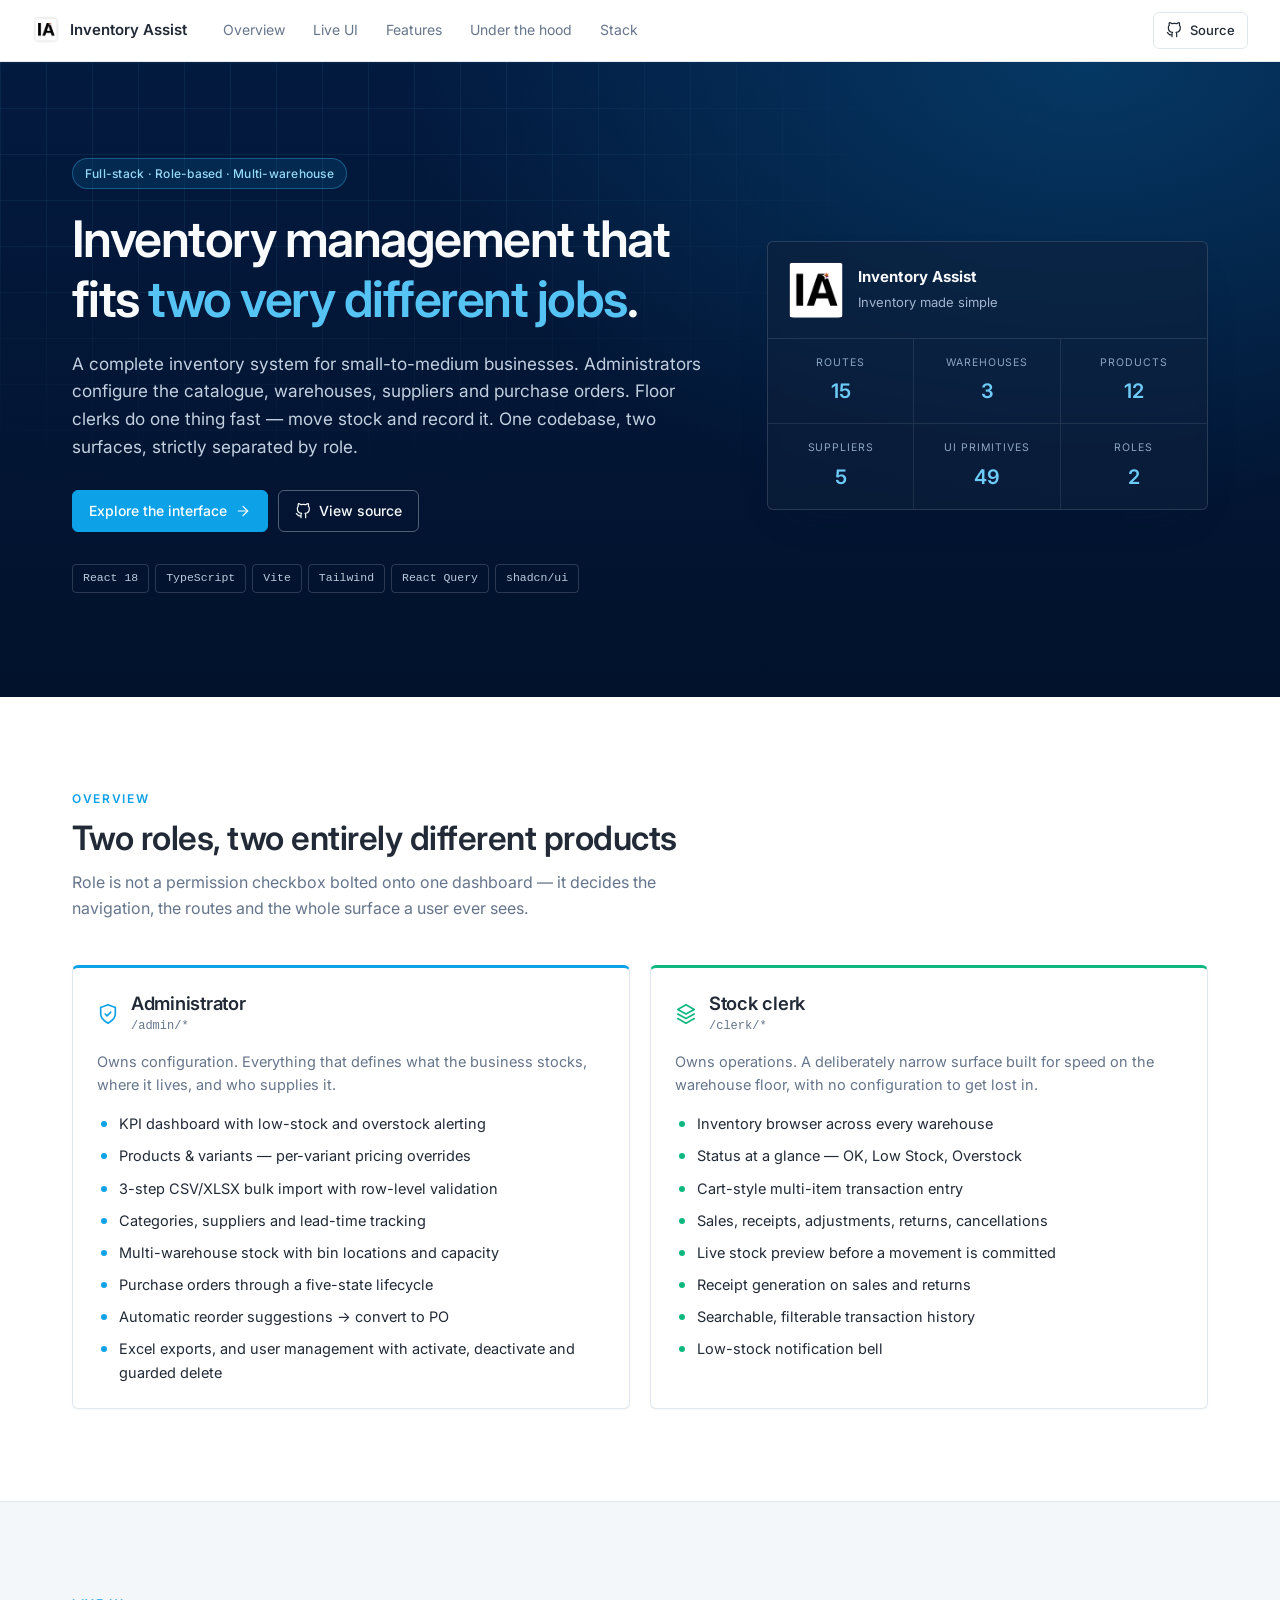
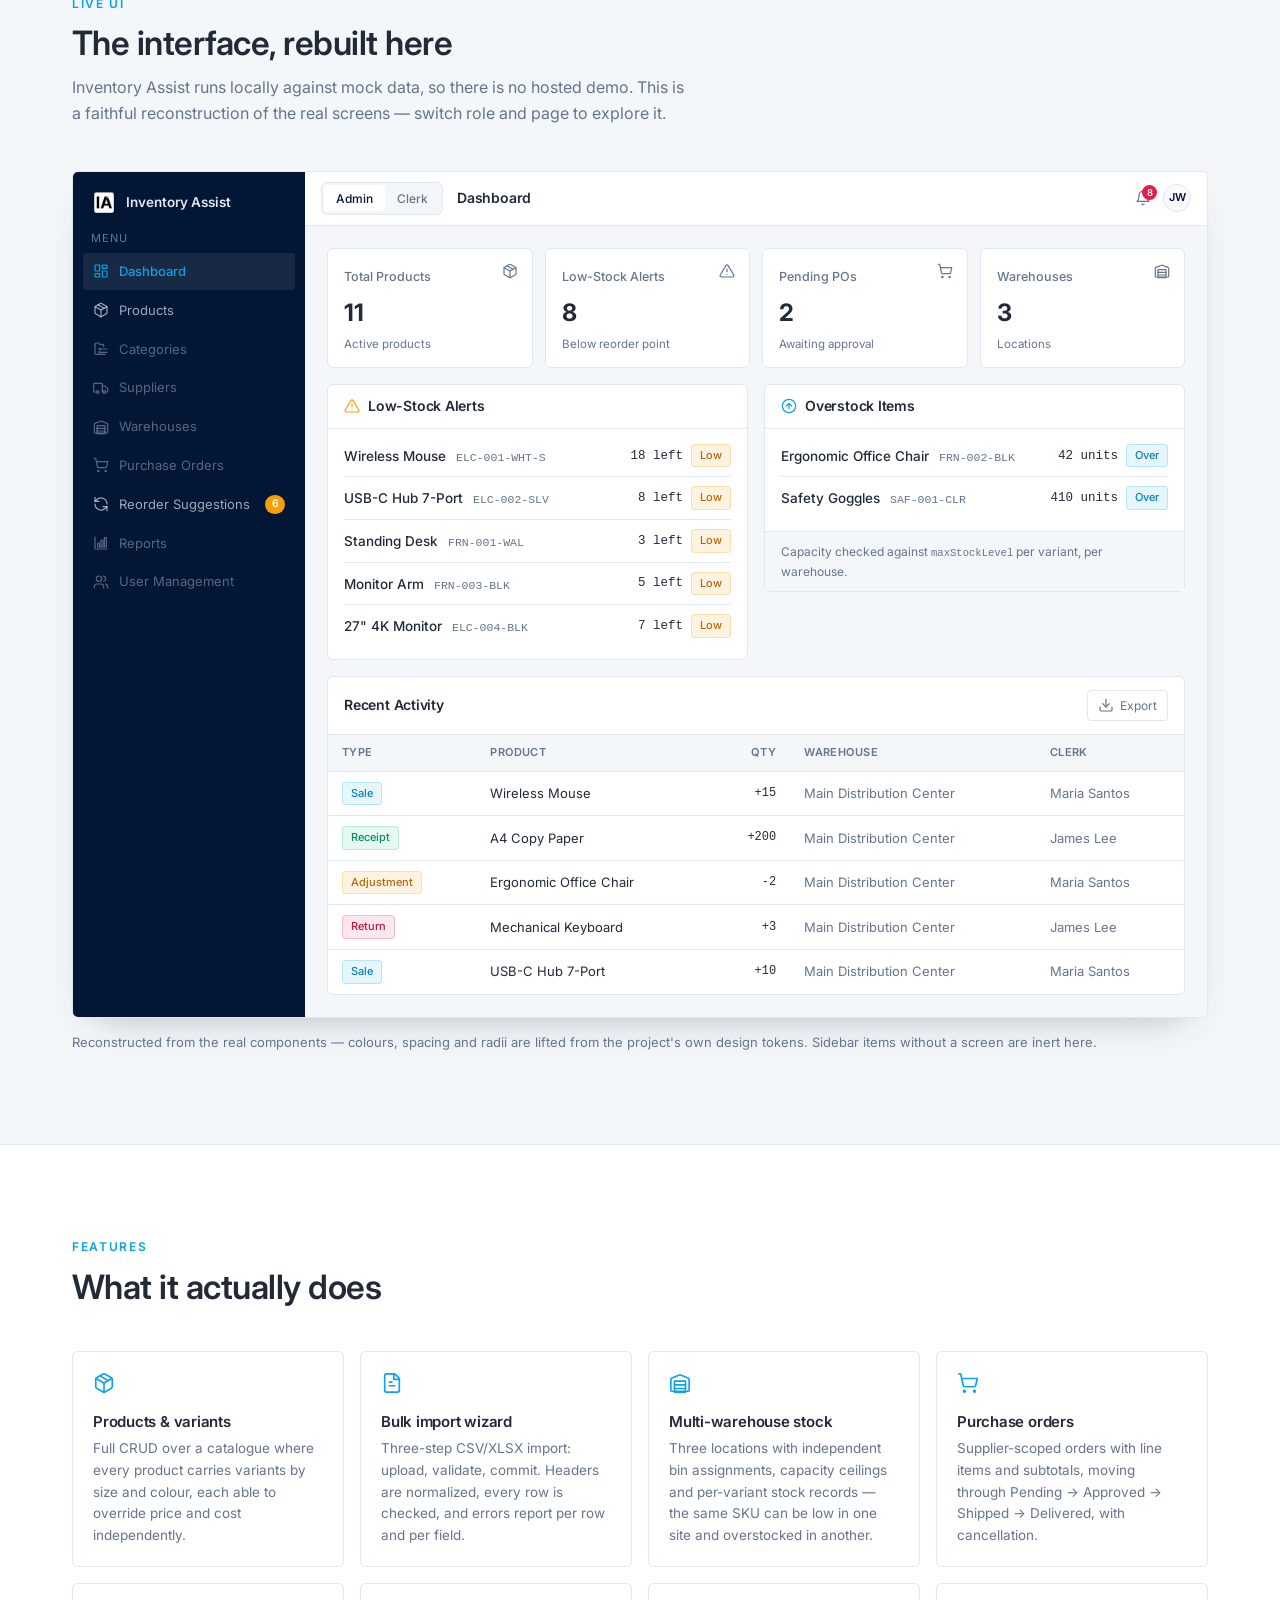
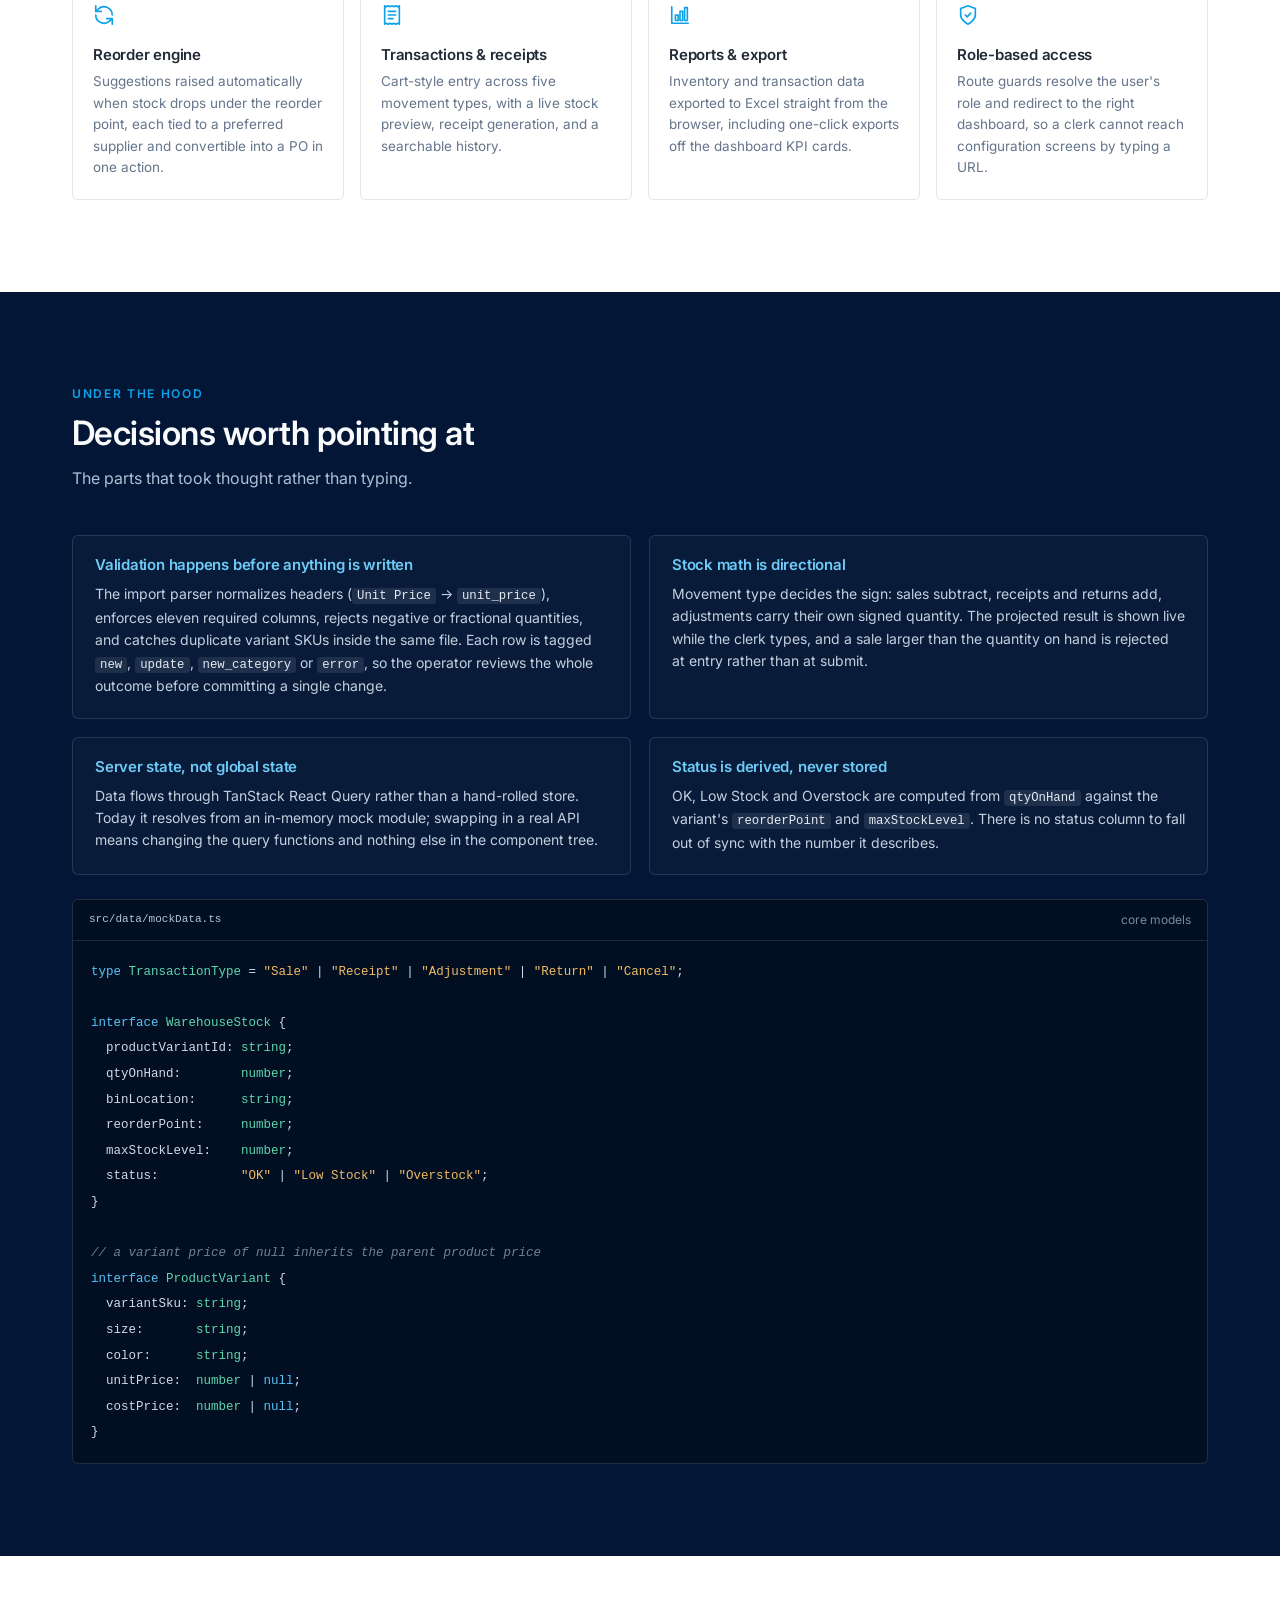
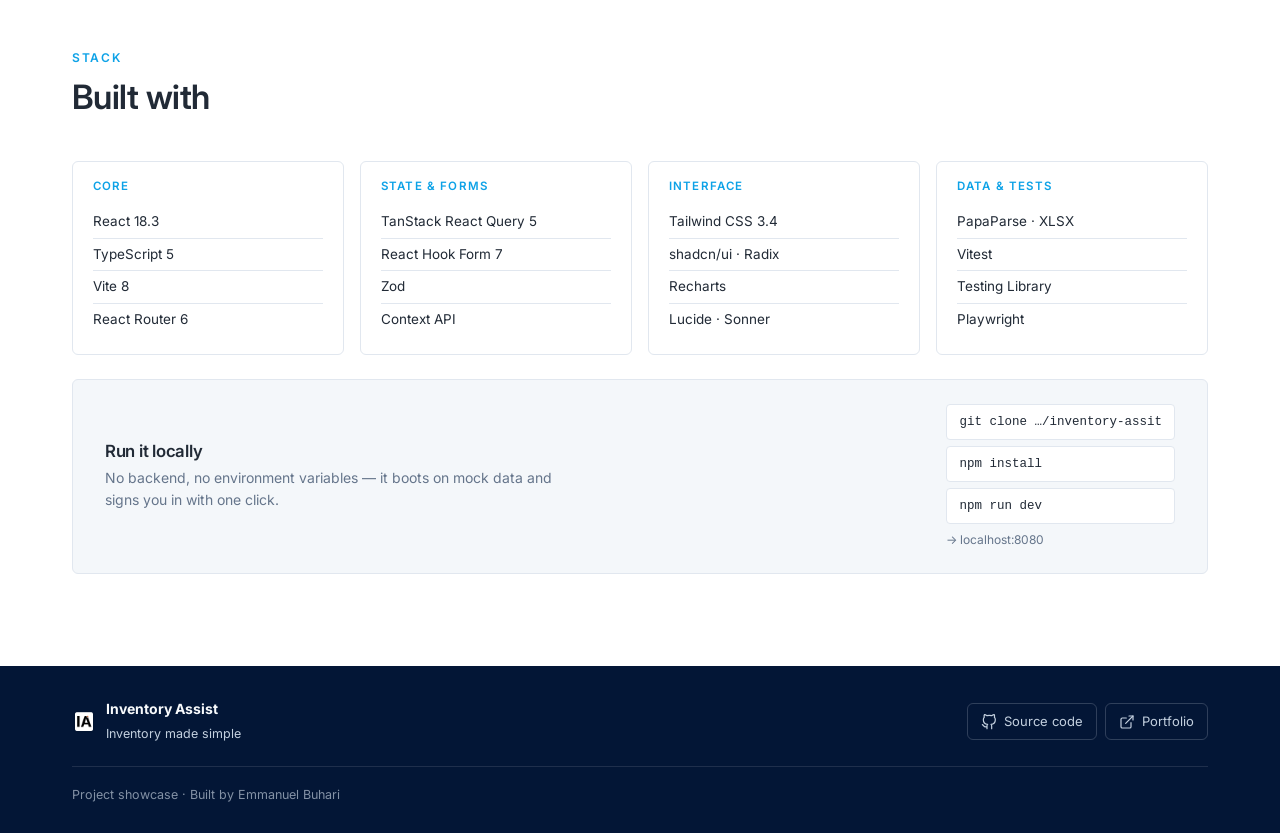
<file: projects/inventory-assist/index.html>
<!doctype html>
<html lang="en">
<head>
<meta charset="utf-8">
<meta name="viewport" content="width=device-width, initial-scale=1">
<title>Inventory Assist — Project Showcase</title>
<meta name="description" content="Inventory Assist — a role-based inventory management system for small-to-medium businesses. Multi-warehouse stock, purchase orders, reorder automation and transaction recording, built with React, TypeScript and Tailwind.">

<link rel="icon" type="image/png" href="assets/favicon.png">
<link rel="preconnect" href="https://fonts.googleapis.com">
<link rel="preconnect" href="https://fonts.gstatic.com" crossorigin>
<link href="https://fonts.googleapis.com/css2?family=Inter:wght@300;400;500;600;700&display=swap" rel="stylesheet">
<link rel="stylesheet" href="css/styles.css">

<script src="js/main.js" defer></script>
</head>
<body>

<!-- ============================================================ icon sprite -->
<svg class="sprite" aria-hidden="true" focusable="false">
  <defs>
    <symbol viewBox="0 0 24 24" id="i-dashboard"><rect x="3" y="3" width="7" height="9" rx="1"/><rect x="14" y="3" width="7" height="5" rx="1"/><rect x="14" y="12" width="7" height="9" rx="1"/><rect x="3" y="16" width="7" height="5" rx="1"/></symbol>
    <symbol viewBox="0 0 24 24" id="i-package"><path d="M16.5 9.4 7.5 4.21"/><path d="M21 16V8a2 2 0 0 0-1-1.73l-7-4a2 2 0 0 0-2 0l-7 4A2 2 0 0 0 3 8v8a2 2 0 0 0 1 1.73l7 4a2 2 0 0 0 2 0l7-4A2 2 0 0 0 21 16z"/><path d="m3.3 7 8.7 5 8.7-5"/><path d="M12 22V12"/></symbol>
    <symbol viewBox="0 0 24 24" id="i-folder"><path d="M3 5a2 2 0 0 1 2-2h3l2 2h4a2 2 0 0 1 2 2v1"/><path d="M3 5v13a2 2 0 0 0 2 2h13"/><path d="M13 12h8"/><path d="M13 17h8"/><circle cx="10" cy="12" r="1"/><circle cx="10" cy="17" r="1"/></symbol>
    <symbol viewBox="0 0 24 24" id="i-truck"><path d="M14 18V6a1 1 0 0 0-1-1H2a1 1 0 0 0-1 1v11a1 1 0 0 0 1 1h2"/><path d="M14 9h4l4 4v4a1 1 0 0 1-1 1h-1"/><circle cx="7" cy="18" r="2"/><circle cx="17" cy="18" r="2"/></symbol>
    <symbol viewBox="0 0 24 24" id="i-warehouse"><path d="M22 8.35V20a1 1 0 0 1-1 1H3a1 1 0 0 1-1-1V8.35A2 2 0 0 1 3.26 6.5l8-3.2a2 2 0 0 1 1.48 0l8 3.2A2 2 0 0 1 22 8.35Z"/><path d="M6 18h12"/><path d="M6 14h12"/><rect x="6" y="10" width="12" height="12"/></symbol>
    <symbol viewBox="0 0 24 24" id="i-cart"><circle cx="8" cy="21" r="1"/><circle cx="19" cy="21" r="1"/><path d="M2.05 2.05h2l2.66 12.42a2 2 0 0 0 2 1.58h9.78a2 2 0 0 0 1.95-1.57l1.65-7.43H5.12"/></symbol>
    <symbol viewBox="0 0 24 24" id="i-refresh"><path d="M3 2v6h6"/><path d="M21 12A9 9 0 0 0 6 5.3L3 8"/><path d="M21 22v-6h-6"/><path d="M3 12a9 9 0 0 0 15 6.7l3-2.7"/></symbol>
    <symbol viewBox="0 0 24 24" id="i-chart"><path d="M3 3v18h18"/><rect x="7" y="12" width="3" height="6"/><rect x="12" y="8" width="3" height="10"/><rect x="17" y="4" width="3" height="14"/></symbol>
    <symbol viewBox="0 0 24 24" id="i-users"><path d="M16 21v-2a4 4 0 0 0-4-4H6a4 4 0 0 0-4 4v2"/><circle cx="9" cy="7" r="4"/><path d="M22 21v-2a4 4 0 0 0-3-3.87"/><path d="M16 3.13a4 4 0 0 1 0 7.75"/></symbol>
    <symbol viewBox="0 0 24 24" id="i-plus"><circle cx="12" cy="12" r="10"/><path d="M8 12h8"/><path d="M12 8v8"/></symbol>
    <symbol viewBox="0 0 24 24" id="i-history"><path d="M3 3v5h5"/><path d="M3.05 13A9 9 0 1 0 6 5.3L3 8"/><path d="M12 7v5l4 2"/></symbol>
    <symbol viewBox="0 0 24 24" id="i-bell"><path d="M6 8a6 6 0 0 1 12 0c0 7 3 9 3 9H3s3-2 3-9"/><path d="M10.3 21a1.94 1.94 0 0 0 3.4 0"/></symbol>
    <symbol viewBox="0 0 24 24" id="i-alert"><path d="M10.29 3.86 1.82 18a2 2 0 0 0 1.71 3h16.94a2 2 0 0 0 1.71-3L13.71 3.86a2 2 0 0 0-3.42 0z"/><path d="M12 9v4"/><path d="M12 17h.01"/></symbol>
    <symbol viewBox="0 0 24 24" id="i-arrow-up"><circle cx="12" cy="12" r="10"/><path d="m16 12-4-4-4 4"/><path d="M12 16V8"/></symbol>
    <symbol viewBox="0 0 24 24" id="i-download"><path d="M21 15v4a2 2 0 0 1-2 2H5a2 2 0 0 1-2-2v-4"/><path d="m7 10 5 5 5-5"/><path d="M12 15V3"/></symbol>
    <symbol viewBox="0 0 24 24" id="i-search"><circle cx="11" cy="11" r="8"/><path d="m21 21-4.3-4.3"/></symbol>
    <symbol viewBox="0 0 24 24" id="i-check"><path d="M20 6 9 17l-5-5"/></symbol>
    <symbol viewBox="0 0 24 24" id="i-shield"><path d="M12 22s8-4 8-10V5l-8-3-8 3v7c0 6 8 10 8 10z"/><path d="m9 12 2 2 4-4"/></symbol>
    <symbol viewBox="0 0 24 24" id="i-layers"><path d="m12 2 9 5-9 5-9-5 9-5z"/><path d="m3 12 9 5 9-5"/><path d="m3 17 9 5 9-5"/></symbol>
    <symbol viewBox="0 0 24 24" id="i-file"><path d="M15 2H6a2 2 0 0 0-2 2v16a2 2 0 0 0 2 2h12a2 2 0 0 0 2-2V7z"/><path d="M14 2v6h6"/><path d="M9 15h6"/><path d="M9 11h3"/></symbol>
    <symbol viewBox="0 0 24 24" id="i-receipt"><path d="M4 2v20l2-1 2 1 2-1 2 1 2-1 2 1 2-1 2 1V2l-2 1-2-1-2 1-2-1-2 1-2-1-2 1z"/><path d="M8 8h8"/><path d="M8 12h8"/><path d="M8 16h5"/></symbol>
    <symbol viewBox="0 0 24 24" id="i-github"><path d="M9 19c-5 1.5-5-2.5-7-3m14 6v-3.87a3.37 3.37 0 0 0-.94-2.61c3.14-.35 6.44-1.54 6.44-7A5.44 5.44 0 0 0 20 4.77 5.07 5.07 0 0 0 19.91 1S18.73.65 16 2.48a13.38 13.38 0 0 0-7 0C6.27.65 5.09 1 5.09 1A5.07 5.07 0 0 0 5 4.77a5.44 5.44 0 0 0-1.5 3.78c0 5.42 3.3 6.61 6.44 7A3.37 3.37 0 0 0 9 18.13V22"/></symbol>
    <symbol viewBox="0 0 24 24" id="i-external"><path d="M15 3h6v6"/><path d="M10 14 21 3"/><path d="M18 13v6a2 2 0 0 1-2 2H5a2 2 0 0 1-2-2V8a2 2 0 0 1 2-2h6"/></symbol>
    <symbol viewBox="0 0 24 24" id="i-menu"><path d="M4 6h16"/><path d="M4 12h16"/><path d="M4 18h16"/></symbol>
    <symbol viewBox="0 0 24 24" id="i-arrow-right"><path d="M5 12h14"/><path d="m12 5 7 7-7 7"/></symbol>
  </defs>
</svg>

<!-- ================================================================== nav -->
<header class="nav" id="nav">
  <a class="nav-brand" href="#top">
    <img src="assets/logo-small.png" alt="" width="28" height="28">
    <span>Inventory Assist</span>
  </a>
  <nav class="nav-links" id="navLinks" aria-label="Sections">
    <a href="#overview">Overview</a>
    <a href="#preview">Live UI</a>
    <a href="#features">Features</a>
    <a href="#logic">Under the hood</a>
    <a href="#stack">Stack</a>
  </nav>
  <div class="nav-actions">
    <a class="btn btn-ghost" href="https://github.com/gefferyaddai/inventory-assit" target="_blank" rel="noopener">
      <svg class="ico"><use href="#i-github"/></svg><span>Source</span>
    </a>
    <button class="nav-toggle" id="navToggle" type="button" aria-label="Toggle navigation" aria-expanded="false">
      <svg class="ico"><use href="#i-menu"/></svg>
    </button>
  </div>
</header>

<!-- ================================================================ hero -->
<section class="hero" id="top">
  <div class="wrap hero-grid">
    <div class="hero-copy">
      <span class="pill">Full-stack · Role-based · Multi-warehouse</span>
      <h1>Inventory management that fits <em>two very different jobs</em>.</h1>
      <p class="lede">
        A complete inventory system for small-to-medium businesses. Administrators configure the
        catalogue, warehouses, suppliers and purchase orders. Floor clerks do one thing fast —
        move stock and record it. One codebase, two surfaces, strictly separated by role.
      </p>
      <div class="hero-btns">
        <a class="btn btn-primary" href="#preview">
          Explore the interface <svg class="ico"><use href="#i-arrow-right"/></svg>
        </a>
        <a class="btn btn-outline" href="https://github.com/gefferyaddai/inventory-assit" target="_blank" rel="noopener">
          <svg class="ico"><use href="#i-github"/></svg> View source
        </a>
      </div>
      <div class="hero-tech">
        <span>React 18</span><span>TypeScript</span><span>Vite</span><span>Tailwind</span>
        <span>React Query</span><span>shadcn/ui</span>
      </div>
    </div>

    <div class="hero-card">
      <div class="hero-card-top">
        <img src="assets/logo-big.png" alt="Inventory Assist logo" width="56" height="56">
        <div>
          <strong>Inventory Assist</strong>
          <span>Inventory made simple</span>
        </div>
      </div>
      <dl class="hero-stats">
        <div><dt>Routes</dt><dd>15</dd></div>
        <div><dt>Warehouses</dt><dd>3</dd></div>
        <div><dt>Products</dt><dd>12</dd></div>
        <div><dt>Suppliers</dt><dd>5</dd></div>
        <div><dt>UI primitives</dt><dd>49</dd></div>
        <div><dt>Roles</dt><dd>2</dd></div>
      </dl>
    </div>
  </div>
</section>

<!-- ============================================================ overview -->
<section class="section" id="overview">
  <div class="wrap">
    <div class="sec-head">
      <span class="sec-kicker">Overview</span>
      <h2>Two roles, two entirely different products</h2>
      <p>Role is not a permission checkbox bolted onto one dashboard — it decides the navigation,
         the routes and the whole surface a user ever sees.</p>
    </div>

    <div class="role-grid">
      <article class="role-card role-admin">
        <header>
          <svg class="ico ico-lg"><use href="#i-shield"/></svg>
          <div>
            <h3>Administrator</h3>
            <code>/admin/*</code>
          </div>
        </header>
        <p>Owns configuration. Everything that defines what the business stocks, where it lives,
           and who supplies it.</p>
        <ul>
          <li>KPI dashboard with low-stock and overstock alerting</li>
          <li>Products &amp; variants — per-variant pricing overrides</li>
          <li>3-step CSV/XLSX bulk import with row-level validation</li>
          <li>Categories, suppliers and lead-time tracking</li>
          <li>Multi-warehouse stock with bin locations and capacity</li>
          <li>Purchase orders through a five-state lifecycle</li>
          <li>Automatic reorder suggestions → convert to PO</li>
          <li>Excel exports, and user management with activate, deactivate and guarded delete</li>
        </ul>
      </article>

      <article class="role-card role-clerk">
        <header>
          <svg class="ico ico-lg"><use href="#i-layers"/></svg>
          <div>
            <h3>Stock clerk</h3>
            <code>/clerk/*</code>
          </div>
        </header>
        <p>Owns operations. A deliberately narrow surface built for speed on the warehouse floor,
           with no configuration to get lost in.</p>
        <ul>
          <li>Inventory browser across every warehouse</li>
          <li>Status at a glance — OK, Low Stock, Overstock</li>
          <li>Cart-style multi-item transaction entry</li>
          <li>Sales, receipts, adjustments, returns, cancellations</li>
          <li>Live stock preview before a movement is committed</li>
          <li>Receipt generation on sales and returns</li>
          <li>Searchable, filterable transaction history</li>
          <li>Low-stock notification bell</li>
        </ul>
      </article>
    </div>
  </div>
</section>

<!-- ============================================================== preview -->
<section class="section section-alt" id="preview">
  <div class="wrap">
    <div class="sec-head">
      <span class="sec-kicker">Live UI</span>
      <h2>The interface, rebuilt here</h2>
      <p>Inventory Assist runs locally against mock data, so there is no hosted demo. This is a
         faithful reconstruction of the real screens — switch role and page to explore it.</p>
    </div>

    <div class="app" id="app">
      <!-- sidebar -->
      <aside class="app-side">
        <div class="app-brand">
          <img src="assets/logo-small.png" alt="" width="26" height="26">
          <span>Inventory Assist</span>
        </div>
        <p class="app-menu-label">Menu</p>

        <nav class="app-menu" data-role="admin" aria-label="Admin navigation">
          <button type="button" class="app-item is-active" data-screen="dashboard"><svg class="ico"><use href="#i-dashboard"/></svg>Dashboard</button>
          <button type="button" class="app-item" data-screen="products"><svg class="ico"><use href="#i-package"/></svg>Products</button>
          <button type="button" class="app-item is-static"><svg class="ico"><use href="#i-folder"/></svg>Categories</button>
          <button type="button" class="app-item is-static"><svg class="ico"><use href="#i-truck"/></svg>Suppliers</button>
          <button type="button" class="app-item is-static"><svg class="ico"><use href="#i-warehouse"/></svg>Warehouses</button>
          <button type="button" class="app-item is-static"><svg class="ico"><use href="#i-cart"/></svg>Purchase Orders</button>
          <button type="button" class="app-item" data-screen="reorders"><svg class="ico"><use href="#i-refresh"/></svg>Reorder Suggestions <span class="badge-count">6</span></button>
          <button type="button" class="app-item is-static"><svg class="ico"><use href="#i-chart"/></svg>Reports</button>
          <button type="button" class="app-item is-static"><svg class="ico"><use href="#i-users"/></svg>User Management</button>
        </nav>

        <nav class="app-menu" data-role="clerk" hidden aria-label="Clerk navigation">
          <button type="button" class="app-item is-static"><svg class="ico"><use href="#i-dashboard"/></svg>Dashboard</button>
          <button type="button" class="app-item is-active" data-screen="inventory"><svg class="ico"><use href="#i-package"/></svg>Inventory</button>
          <button type="button" class="app-item" data-screen="record"><svg class="ico"><use href="#i-plus"/></svg>Record Transaction</button>
          <button type="button" class="app-item is-static"><svg class="ico"><use href="#i-history"/></svg>Transaction History</button>
        </nav>
      </aside>

      <!-- main -->
      <div class="app-main">
        <div class="app-top">
          <div class="role-switch" role="group" aria-label="Switch role">
            <button type="button" class="is-active" data-role-btn="admin">Admin</button>
            <button type="button" data-role-btn="clerk">Clerk</button>
          </div>
          <h3 class="app-title" id="appTitle">Dashboard</h3>
          <div class="app-top-right">
            <span class="app-bell"><svg class="ico"><use href="#i-bell"/></svg><i>8</i></span>
            <span class="app-avatar" id="appAvatar">JW</span>
          </div>
        </div>

        <div class="app-body">

          <!-- ---------------------------------------- admin: dashboard -->
          <div class="screen is-active" data-screen="dashboard">
            <div class="kpi-row">
              <div class="kpi"><span>Total Products</span><strong>11</strong><small>Active products</small><svg class="ico kpi-ico"><use href="#i-package"/></svg></div>
              <div class="kpi"><span>Low-Stock Alerts</span><strong>8</strong><small>Below reorder point</small><svg class="ico kpi-ico"><use href="#i-alert"/></svg></div>
              <div class="kpi"><span>Pending POs</span><strong>2</strong><small>Awaiting approval</small><svg class="ico kpi-ico"><use href="#i-cart"/></svg></div>
              <div class="kpi"><span>Warehouses</span><strong>3</strong><small>Locations</small><svg class="ico kpi-ico"><use href="#i-warehouse"/></svg></div>
            </div>

            <div class="two-col">
              <div class="card">
                <div class="card-head"><svg class="ico c-warning"><use href="#i-alert"/></svg><h4>Low-Stock Alerts</h4></div>
                <div class="card-body list">
                  <div class="row"><span><b>Wireless Mouse</b> <em>ELC-001-WHT-S</em></span><span><code>18 left</code><i class="tag tag-warning">Low</i></span></div>
                  <div class="row"><span><b>USB-C Hub 7-Port</b> <em>ELC-002-SLV</em></span><span><code>8 left</code><i class="tag tag-warning">Low</i></span></div>
                  <div class="row"><span><b>Standing Desk</b> <em>FRN-001-WAL</em></span><span><code>3 left</code><i class="tag tag-warning">Low</i></span></div>
                  <div class="row"><span><b>Monitor Arm</b> <em>FRN-003-BLK</em></span><span><code>5 left</code><i class="tag tag-warning">Low</i></span></div>
                  <div class="row"><span><b>27" 4K Monitor</b> <em>ELC-004-BLK</em></span><span><code>7 left</code><i class="tag tag-warning">Low</i></span></div>
                </div>
              </div>

              <div class="card">
                <div class="card-head"><svg class="ico c-accent"><use href="#i-arrow-up"/></svg><h4>Overstock Items</h4></div>
                <div class="card-body list">
                  <div class="row"><span><b>Ergonomic Office Chair</b> <em>FRN-002-BLK</em></span><span><code>42 units</code><i class="tag tag-accent">Over</i></span></div>
                  <div class="row"><span><b>Safety Goggles</b> <em>SAF-001-CLR</em></span><span><code>410 units</code><i class="tag tag-accent">Over</i></span></div>
                </div>
                <div class="card-note">Capacity checked against <code>maxStockLevel</code> per variant, per warehouse.</div>
              </div>
            </div>

            <div class="card">
              <div class="card-head"><h4>Recent Activity</h4><button class="mini-btn" type="button"><svg class="ico"><use href="#i-download"/></svg>Export</button></div>
              <div class="table-scroll">
                <table>
                  <thead><tr><th>Type</th><th>Product</th><th class="ta-r">Qty</th><th class="hide-sm">Warehouse</th><th class="hide-sm">Clerk</th></tr></thead>
                  <tbody>
                    <tr><td><i class="tag tag-accent">Sale</i></td><td>Wireless Mouse</td><td class="ta-r mono">+15</td><td class="hide-sm muted">Main Distribution Center</td><td class="hide-sm muted">Maria Santos</td></tr>
                    <tr><td><i class="tag tag-success">Receipt</i></td><td>A4 Copy Paper</td><td class="ta-r mono">+200</td><td class="hide-sm muted">Main Distribution Center</td><td class="hide-sm muted">James Lee</td></tr>
                    <tr><td><i class="tag tag-warning">Adjustment</i></td><td>Ergonomic Office Chair</td><td class="ta-r mono">-2</td><td class="hide-sm muted">Main Distribution Center</td><td class="hide-sm muted">Maria Santos</td></tr>
                    <tr><td><i class="tag tag-danger">Return</i></td><td>Mechanical Keyboard</td><td class="ta-r mono">+3</td><td class="hide-sm muted">Main Distribution Center</td><td class="hide-sm muted">James Lee</td></tr>
                    <tr><td><i class="tag tag-accent">Sale</i></td><td>USB-C Hub 7-Port</td><td class="ta-r mono">+10</td><td class="hide-sm muted">Main Distribution Center</td><td class="hide-sm muted">Maria Santos</td></tr>
                  </tbody>
                </table>
              </div>
            </div>
          </div>

          <!-- ----------------------------------------- admin: products -->
          <div class="screen" data-screen="products">
            <div class="toolbar">
              <div class="fake-input"><svg class="ico"><use href="#i-search"/></svg><span>Search products or SKU…</span></div>
              <div class="chips"><i class="chip is-on">All</i><i class="chip">Electronics</i><i class="chip">Office Supplies</i><i class="chip">Furniture</i><i class="chip">Cleaning</i><i class="chip">Safety</i></div>
            </div>
            <div class="card">
              <div class="table-scroll">
                <table>
                  <thead><tr><th>SKU</th><th>Name</th><th class="hide-sm">Category</th><th class="ta-r">Unit price</th><th class="ta-r hide-sm">Reorder pt</th><th class="ta-c">Variants</th><th>Status</th></tr></thead>
                  <tbody>
                    <tr><td class="mono">ELC-001</td><td>Wireless Mouse</td><td class="hide-sm muted">Electronics</td><td class="ta-r mono">$29.99</td><td class="ta-r mono hide-sm">50</td><td class="ta-c"><i class="tag tag-soft">3</i></td><td><i class="tag tag-success">Active</i></td></tr>
                    <tr><td class="mono">ELC-002</td><td>USB-C Hub 7-Port</td><td class="hide-sm muted">Electronics</td><td class="ta-r mono">$54.99</td><td class="ta-r mono hide-sm">30</td><td class="ta-c"><i class="tag tag-soft">2</i></td><td><i class="tag tag-success">Active</i></td></tr>
                    <tr><td class="mono">ELC-003</td><td>Mechanical Keyboard</td><td class="hide-sm muted">Electronics</td><td class="ta-r mono">$89.99</td><td class="ta-r mono hide-sm">25</td><td class="ta-c"><i class="tag tag-soft">2</i></td><td><i class="tag tag-success">Active</i></td></tr>
                    <tr><td class="mono">OFF-001</td><td>A4 Copy Paper (Ream)</td><td class="hide-sm muted">Office Supplies</td><td class="ta-r mono">$8.99</td><td class="ta-r mono hide-sm">100</td><td class="ta-c"><i class="tag tag-soft">1</i></td><td><i class="tag tag-success">Active</i></td></tr>
                    <tr><td class="mono">FRN-001</td><td>Standing Desk</td><td class="hide-sm muted">Furniture</td><td class="ta-r mono">$449.00</td><td class="ta-r mono hide-sm">5</td><td class="ta-c"><i class="tag tag-soft">2</i></td><td><i class="tag tag-success">Active</i></td></tr>
                    <tr><td class="mono">CLN-001</td><td>Disinfectant Spray (Case)</td><td class="hide-sm muted">Cleaning</td><td class="ta-r mono">$45.00</td><td class="ta-r mono hide-sm">20</td><td class="ta-c"><i class="tag tag-soft">1</i></td><td><i class="tag tag-success">Active</i></td></tr>
                    <tr class="is-dim"><td class="mono">OFF-003</td><td>Desk Organizer</td><td class="hide-sm muted">Office Supplies</td><td class="ta-r mono">$24.99</td><td class="ta-r mono hide-sm">20</td><td class="ta-c"><i class="tag tag-soft">1</i></td><td><i class="tag tag-muted">Inactive</i></td></tr>
                  </tbody>
                </table>
              </div>
            </div>
            <div class="variant-note card">
              <div class="card-head"><h4>Variant pricing</h4></div>
              <div class="card-body">
                <p>Each variant may override the parent price. <code>unitPrice: null</code> inherits from the
                   product, so a catalogue-wide price change does not silently break per-variant pricing.</p>
                <div class="var-rows">
                  <div><span class="mono">ELC-001-BLK-S</span><em>Standard · Black</em><b class="muted">inherits $29.99</b></div>
                  <div><span class="mono">ELC-001-WHT-S</span><em>Standard · White</em><b>$31.99</b></div>
                  <div><span class="mono">ELC-001-GRY-E</span><em>Ergonomic · Gray</em><b>$39.99</b></div>
                </div>
              </div>
            </div>
          </div>

          <!-- ---------------------------------------- admin: reorders -->
          <div class="screen" data-screen="reorders">
            <div class="card">
              <div class="card-head">
                <h4>Pending Reorder Suggestions</h4>
                <span class="muted sm">Generated nightly from reorder points</span>
              </div>
              <div class="table-scroll">
                <table>
                  <thead><tr><th>Product</th><th class="hide-sm">Warehouse</th><th class="hide-sm">Preferred supplier</th><th class="ta-r">Suggested</th><th>Status</th><th class="ta-r">Actions</th></tr></thead>
                  <tbody>
                    <tr><td><b>Wireless Mouse (White)</b><br><span class="mono muted sm">ELC-001-WHT-S</span></td><td class="hide-sm muted">Main Distribution Center</td><td class="hide-sm muted">TechFlow Distributors</td><td class="ta-r mono">100</td><td><i class="tag tag-warning">Pending</i></td><td class="ta-r nowrap"><button class="link-btn" type="button">Convert</button><button class="link-btn muted" type="button">Dismiss</button></td></tr>
                    <tr><td><b>USB-C Hub (Silver)</b><br><span class="mono muted sm">ELC-002-SLV</span></td><td class="hide-sm muted">Main Distribution Center</td><td class="hide-sm muted">TechFlow Distributors</td><td class="ta-r mono">50</td><td><i class="tag tag-warning">Pending</i></td><td class="ta-r nowrap"><button class="link-btn" type="button">Convert</button><button class="link-btn muted" type="button">Dismiss</button></td></tr>
                    <tr><td><b>Standing Desk (Walnut)</b><br><span class="mono muted sm">FRN-001-WAL</span></td><td class="hide-sm muted">Main Distribution Center</td><td class="hide-sm muted">FurnishRight Inc.</td><td class="ta-r mono">10</td><td><i class="tag tag-warning">Pending</i></td><td class="ta-r nowrap"><button class="link-btn" type="button">Convert</button><button class="link-btn muted" type="button">Dismiss</button></td></tr>
                    <tr><td><b>27" 4K Monitor</b><br><span class="mono muted sm">ELC-004-BLK</span></td><td class="hide-sm muted">Main Distribution Center</td><td class="hide-sm muted">TechFlow Distributors</td><td class="ta-r mono">20</td><td><i class="tag tag-warning">Pending</i></td><td class="ta-r nowrap"><button class="link-btn" type="button">Convert</button><button class="link-btn muted" type="button">Dismiss</button></td></tr>
                    <tr class="is-dim"><td><b>Monitor Arm (Black)</b><br><span class="mono muted sm">FRN-003-BLK</span></td><td class="hide-sm muted">Main Distribution Center</td><td class="hide-sm muted">FurnishRight Inc.</td><td class="ta-r mono">30</td><td><i class="tag tag-success">Converted</i></td><td class="ta-r muted sm">PO-2024-002</td></tr>
                  </tbody>
                </table>
              </div>
            </div>
            <div class="flow">
              <div class="flow-step"><span>1</span><b>Stock falls below reorder point</b><em>qtyOnHand &lt; reorderPoint</em></div>
              <svg class="ico flow-arrow"><use href="#i-arrow-right"/></svg>
              <div class="flow-step"><span>2</span><b>Suggestion generated</b><em>qty targets maxStockLevel</em></div>
              <svg class="ico flow-arrow"><use href="#i-arrow-right"/></svg>
              <div class="flow-step"><span>3</span><b>Admin converts</b><em>grouped by preferred supplier</em></div>
              <svg class="ico flow-arrow"><use href="#i-arrow-right"/></svg>
              <div class="flow-step is-end"><span>4</span><b>Purchase order</b><em>Pending → Delivered</em></div>
            </div>
          </div>

          <!-- --------------------------------------- clerk: inventory -->
          <div class="screen" data-screen="inventory">
            <div class="toolbar">
              <div class="fake-input"><svg class="ico"><use href="#i-search"/></svg><span>Search inventory…</span></div>
              <div class="chips"><i class="chip is-on">Main Distribution Center</i><i class="chip">East Coast Warehouse</i><i class="chip">West Coast Depot</i></div>
            </div>
            <div class="card">
              <div class="table-scroll">
                <table>
                  <thead><tr><th>Product</th><th class="hide-sm">Variant SKU</th><th class="hide-sm">Bin</th><th class="ta-r">On hand</th><th class="ta-r hide-sm">Reorder pt</th><th>Status</th></tr></thead>
                  <tbody>
                    <tr><td>Wireless Mouse <span class="muted sm">Black</span></td><td class="mono hide-sm">ELC-001-BLK-S</td><td class="mono hide-sm">A-01-03</td><td class="ta-r mono">245</td><td class="ta-r mono hide-sm">50</td><td><i class="tag tag-success">OK</i></td></tr>
                    <tr><td>Wireless Mouse <span class="muted sm">White</span></td><td class="mono hide-sm">ELC-001-WHT-S</td><td class="mono hide-sm">A-01-04</td><td class="ta-r mono">18</td><td class="ta-r mono hide-sm">50</td><td><i class="tag tag-warning">Low Stock</i></td></tr>
                    <tr><td>USB-C Hub 7-Port <span class="muted sm">Silver</span></td><td class="mono hide-sm">ELC-002-SLV</td><td class="mono hide-sm">A-02-01</td><td class="ta-r mono">8</td><td class="ta-r mono hide-sm">30</td><td><i class="tag tag-warning">Low Stock</i></td></tr>
                    <tr><td>Mechanical Keyboard <span class="muted sm">Black</span></td><td class="mono hide-sm">ELC-003-BLK</td><td class="mono hide-sm">A-03-02</td><td class="ta-r mono">132</td><td class="ta-r mono hide-sm">25</td><td><i class="tag tag-success">OK</i></td></tr>
                    <tr><td>A4 Copy Paper <span class="muted sm">White</span></td><td class="mono hide-sm">OFF-001-WHT</td><td class="mono hide-sm">B-01-01</td><td class="ta-r mono">1,850</td><td class="ta-r mono hide-sm">100</td><td><i class="tag tag-success">OK</i></td></tr>
                    <tr><td>Standing Desk <span class="muted sm">Walnut</span></td><td class="mono hide-sm">FRN-001-WAL</td><td class="mono hide-sm">C-01-01</td><td class="ta-r mono">3</td><td class="ta-r mono hide-sm">5</td><td><i class="tag tag-warning">Low Stock</i></td></tr>
                    <tr><td>Ergonomic Office Chair <span class="muted sm">Black</span></td><td class="mono hide-sm">FRN-002-BLK</td><td class="mono hide-sm">C-02-01</td><td class="ta-r mono">42</td><td class="ta-r mono hide-sm">8</td><td><i class="tag tag-accent">Overstock</i></td></tr>
                    <tr><td>Safety Goggles <span class="muted sm">Clear</span></td><td class="mono hide-sm">SAF-001-CLR</td><td class="mono hide-sm">D-02-01</td><td class="ta-r mono">410</td><td class="ta-r mono hide-sm">50</td><td><i class="tag tag-accent">Overstock</i></td></tr>
                  </tbody>
                </table>
              </div>
            </div>
          </div>

          <!-- ------------------------------------ clerk: record txn -->
          <div class="screen" data-screen="record">
            <div class="rec-grid">
              <div class="card">
                <div class="card-head"><h4>Record Transaction</h4></div>
                <div class="card-body form">
                  <label>Type
                    <div class="fake-select">Sale<svg class="ico"><use href="#i-arrow-right"/></svg></div>
                  </label>
                  <label>Warehouse
                    <div class="fake-select">Main Distribution Center<svg class="ico"><use href="#i-arrow-right"/></svg></div>
                  </label>
                  <label class="span-2">Product variant
                    <div class="fake-select">Wireless Mouse — ELC-001-BLK-S · Black<svg class="ico"><use href="#i-arrow-right"/></svg></div>
                  </label>
                  <label>Quantity
                    <div class="fake-field mono">15</div>
                  </label>
                  <label>Bin
                    <div class="fake-field mono">A-01-03</div>
                  </label>
                  <div class="span-2 stock-preview">
                    <span>Stock after this movement</span>
                    <b><span class="mono">245</span> <svg class="ico"><use href="#i-arrow-right"/></svg> <span class="mono c-accent">230</span></b>
                  </div>
                  <p class="span-2 hint">
                    A <b>Sale</b> that exceeds <code>qtyOnHand</code> is blocked before it reaches the cart —
                    the submit button disables and the field flags red.
                  </p>
                </div>
              </div>

              <div class="card cart">
                <div class="card-head"><h4>Cart</h4><span class="badge-count">2</span></div>
                <div class="card-body list">
                  <div class="cart-row">
                    <div><b>Wireless Mouse</b><em class="mono">ELC-001-BLK-S</em></div>
                    <div class="cart-qty"><i class="tag tag-accent">Sale</i><span class="mono">15</span></div>
                  </div>
                  <div class="cart-row">
                    <div><b>Mechanical Keyboard</b><em class="mono">ELC-003-BLK</em></div>
                    <div class="cart-qty"><i class="tag tag-accent">Sale</i><span class="mono">2</span></div>
                  </div>
                </div>
                <div class="cart-foot">
                  <button class="btn btn-accent btn-block" type="button"><svg class="ico"><use href="#i-check"/></svg>Commit 2 items</button>
                  <p class="hint">Each cart line is written as its own <code>Transaction</code>, so history stays atomic per variant.</p>
                </div>
              </div>

              <div class="card receipt">
                <div class="card-head"><svg class="ico"><use href="#i-receipt"/></svg><h4>Receipt</h4></div>
                <div class="card-body">
                  <div class="rec-line"><span>Receipt no.</span><b class="mono">TXN-009</b></div>
                  <div class="rec-line"><span>Type</span><b>Sale</b></div>
                  <div class="rec-line"><span>Clerk</span><b>Maria Santos</b></div>
                  <div class="rec-line"><span>Warehouse</span><b>Main Distribution Center</b></div>
                  <div class="rec-sep"></div>
                  <div class="rec-line"><span class="mono">15 × Wireless Mouse</span><b class="mono">$449.85</b></div>
                  <div class="rec-line"><span class="mono">2 × Mech. Keyboard</span><b class="mono">$179.98</b></div>
                  <div class="rec-sep"></div>
                  <div class="rec-line rec-total"><span>Total</span><b class="mono">$629.83</b></div>
                  <p class="hint">Receipts are generated for sales and returns, and a cancellation
                     can be recorded against a receipt number.</p>
                </div>
              </div>
            </div>
          </div>

        </div>
      </div>
    </div>

    <p class="app-caption">
      Reconstructed from the real components — colours, spacing and radii are lifted from the
      project's own design tokens. Sidebar items without a screen are inert here.
    </p>
  </div>
</section>

<!-- ============================================================= features -->
<section class="section" id="features">
  <div class="wrap">
    <div class="sec-head">
      <span class="sec-kicker">Features</span>
      <h2>What it actually does</h2>
    </div>
    <div class="feat-grid">
      <article class="feat"><svg class="ico ico-lg"><use href="#i-package"/></svg><h3>Products &amp; variants</h3><p>Full CRUD over a catalogue where every product carries variants by size and colour, each able to override price and cost independently.</p></article>
      <article class="feat"><svg class="ico ico-lg"><use href="#i-file"/></svg><h3>Bulk import wizard</h3><p>Three-step CSV/XLSX import: upload, validate, commit. Headers are normalized, every row is checked, and errors report per row and per field.</p></article>
      <article class="feat"><svg class="ico ico-lg"><use href="#i-warehouse"/></svg><h3>Multi-warehouse stock</h3><p>Three locations with independent bin assignments, capacity ceilings and per-variant stock records — the same SKU can be low in one site and overstocked in another.</p></article>
      <article class="feat"><svg class="ico ico-lg"><use href="#i-cart"/></svg><h3>Purchase orders</h3><p>Supplier-scoped orders with line items and subtotals, moving through Pending → Approved → Shipped → Delivered, with cancellation.</p></article>
      <article class="feat"><svg class="ico ico-lg"><use href="#i-refresh"/></svg><h3>Reorder engine</h3><p>Suggestions raised automatically when stock drops under the reorder point, each tied to a preferred supplier and convertible into a PO in one action.</p></article>
      <article class="feat"><svg class="ico ico-lg"><use href="#i-receipt"/></svg><h3>Transactions &amp; receipts</h3><p>Cart-style entry across five movement types, with a live stock preview, receipt generation, and a searchable history.</p></article>
      <article class="feat"><svg class="ico ico-lg"><use href="#i-chart"/></svg><h3>Reports &amp; export</h3><p>Inventory and transaction data exported to Excel straight from the browser, including one-click exports off the dashboard KPI cards.</p></article>
      <article class="feat"><svg class="ico ico-lg"><use href="#i-shield"/></svg><h3>Role-based access</h3><p>Route guards resolve the user's role and redirect to the right dashboard, so a clerk cannot reach configuration screens by typing a URL.</p></article>
    </div>
  </div>
</section>

<!-- =============================================================== logic -->
<section class="section section-dark" id="logic">
  <div class="wrap">
    <div class="sec-head sec-head-light">
      <span class="sec-kicker">Under the hood</span>
      <h2>Decisions worth pointing at</h2>
      <p>The parts that took thought rather than typing.</p>
    </div>

    <div class="logic-grid">
      <article class="logic">
        <h3>Validation happens before anything is written</h3>
        <p>The import parser normalizes headers (<code>Unit Price</code> → <code>unit_price</code>), enforces
           eleven required columns, rejects negative or fractional quantities, and catches duplicate
           variant SKUs inside the same file. Each row is tagged <code>new</code>, <code>update</code>,
           <code>new_category</code> or <code>error</code>, so the operator reviews the whole outcome
           before committing a single change.</p>
      </article>
      <article class="logic">
        <h3>Stock math is directional</h3>
        <p>Movement type decides the sign: sales subtract, receipts and returns add, adjustments
           carry their own signed quantity. The projected result is shown live while the clerk types,
           and a sale larger than the quantity on hand is rejected at entry rather than at submit.</p>
      </article>
      <article class="logic">
        <h3>Server state, not global state</h3>
        <p>Data flows through TanStack React Query rather than a hand-rolled store. Today it resolves
           from an in-memory mock module; swapping in a real API means changing the query functions
           and nothing else in the component tree.</p>
      </article>
      <article class="logic">
        <h3>Status is derived, never stored</h3>
        <p>OK, Low Stock and Overstock are computed from <code>qtyOnHand</code> against the variant's
           <code>reorderPoint</code> and <code>maxStockLevel</code>. There is no status column to fall
           out of sync with the number it describes.</p>
      </article>
    </div>

    <div class="code-block">
      <div class="code-head"><span class="mono">src/data/mockData.ts</span><span class="muted sm">core models</span></div>
<pre><code><span class="c-key">type</span> <span class="c-type">TransactionType</span> = <span class="c-str">"Sale"</span> | <span class="c-str">"Receipt"</span> | <span class="c-str">"Adjustment"</span> | <span class="c-str">"Return"</span> | <span class="c-str">"Cancel"</span>;

<span class="c-key">interface</span> <span class="c-type">WarehouseStock</span> {
  productVariantId: <span class="c-type">string</span>;
  qtyOnHand:        <span class="c-type">number</span>;
  binLocation:      <span class="c-type">string</span>;
  reorderPoint:     <span class="c-type">number</span>;
  maxStockLevel:    <span class="c-type">number</span>;
  status:           <span class="c-str">"OK"</span> | <span class="c-str">"Low Stock"</span> | <span class="c-str">"Overstock"</span>;
}

<span class="c-cmt">// a variant price of null inherits the parent product price</span>
<span class="c-key">interface</span> <span class="c-type">ProductVariant</span> {
  variantSku: <span class="c-type">string</span>;
  size:       <span class="c-type">string</span>;
  color:      <span class="c-type">string</span>;
  unitPrice:  <span class="c-type">number</span> | <span class="c-key">null</span>;
  costPrice:  <span class="c-type">number</span> | <span class="c-key">null</span>;
}</code></pre>
    </div>
  </div>
</section>

<!-- =============================================================== stack -->
<section class="section" id="stack">
  <div class="wrap">
    <div class="sec-head">
      <span class="sec-kicker">Stack</span>
      <h2>Built with</h2>
    </div>
    <div class="stack-grid">
      <div class="stack-col"><h4>Core</h4><ul><li>React 18.3</li><li>TypeScript 5</li><li>Vite 8</li><li>React Router 6</li></ul></div>
      <div class="stack-col"><h4>State &amp; forms</h4><ul><li>TanStack React Query 5</li><li>React Hook Form 7</li><li>Zod</li><li>Context API</li></ul></div>
      <div class="stack-col"><h4>Interface</h4><ul><li>Tailwind CSS 3.4</li><li>shadcn/ui · Radix</li><li>Recharts</li><li>Lucide · Sonner</li></ul></div>
      <div class="stack-col"><h4>Data &amp; tests</h4><ul><li>PapaParse · XLSX</li><li>Vitest</li><li>Testing Library</li><li>Playwright</li></ul></div>
    </div>

    <div class="cta">
      <div>
        <h3>Run it locally</h3>
        <p>No backend, no environment variables — it boots on mock data and signs you in with one click.</p>
      </div>
      <div class="cta-code">
        <code>git clone …/inventory-assit</code>
        <code>npm install</code>
        <code>npm run dev</code>
        <span class="muted sm">→ localhost:8080</span>
      </div>
    </div>
  </div>
</section>

<!-- ============================================================== footer -->
<footer class="foot">
  <div class="wrap foot-grid">
    <div class="foot-brand">
      <img src="assets/logo-small.png" alt="" width="24" height="24">
      <div>
        <strong>Inventory Assist</strong>
        <span>Inventory made simple</span>
      </div>
    </div>
    <nav class="foot-links" aria-label="Project links">
      <a href="https://github.com/gefferyaddai/inventory-assit" target="_blank" rel="noopener"><svg class="ico"><use href="#i-github"/></svg>Source code</a>
      <a href="https://buhariE.github.io" target="_blank" rel="noopener"><svg class="ico"><use href="#i-external"/></svg>Portfolio</a>
    </nav>
    <p class="foot-note">Project showcase · Built by Emmanuel Buhari</p>
  </div>
</footer>

</body>
</html>
</file>
<file: css/styles.css>
/* ==========================================================================
   Emmanuel Buhari — Portfolio
   Stylesheet
   --------------------------------------------------------------------------
   1.  Tokens (type, colour, theme overrides)
   2.  Base / reset
   3.  Sheet + registration marks
   4.  Title block header
   5.  Section labels (figures)
   6.  Hero
   7.  Prose
   8.  Plates (case studies)
   9.  Legend (skills)
   10. Now
   11. Contact / footer title block
   12. Preview modal
   13. Spanner cursor
   14. Load sequence
   ========================================================================== */

/* --------------------------------------------------------------------------
   1. Tokens
   -------------------------------------------------------------------------- */
:root {
  /* type */
  --mono: ui-monospace, "Cascadia Code", "SF Mono", "Consolas", "Liberation Mono", monospace;
  --sans: system-ui, -apple-system, "Segoe UI", Roboto, Helvetica, Arial, sans-serif;

  /* light = drafting paper */
  --bg:        #EEF2F6;
  --sheet:     #F9FBFD;
  --ink:       #15212C;
  --ink-soft:  #566675;
  --ink-faint: #8695A3;
  --line:      #C4D0DC;
  --line-soft: #DBE3EB;
  --accent:    #2F6699;
  --accent-ink:#2F6699;
  --on-accent: #ffffff;
  --cursor-shadow: rgba(21,33,44,0.55);
  --grid:      rgba(47,102,153,0.07);
  --shadow:    0 1px 0 rgba(21,33,44,0.04), 0 18px 40px -28px rgba(21,33,44,0.35);
  color-scheme: light;
}
/* Fallback only. The markup ships data-theme="dark" on <html>, so the
   attribute blocks below normally decide the theme. */
@media (prefers-color-scheme: dark) {
  :root {
    color-scheme: dark;
    --bg:        #08111B;
    --sheet:     #0C1926;
    --ink:       #D7E4F0;
    --ink-soft:  #8AA0B4;
    --ink-faint: #5E7186;
    --line:      #21384C;
    --line-soft: #17293A;
    --accent:    #6FB0E8;
    --accent-ink:#8FC4F2;
    --on-accent: #08111B;
    --cursor-shadow: rgba(215,228,240,0.5);
    --grid:      rgba(111,176,232,0.08);
    --shadow:    0 18px 50px -30px rgba(0,0,0,0.85);
  }
}
/* explicit toggle overrides win in both directions */
:root[data-theme="light"] {
  color-scheme: light;
  --bg:#EEF2F6; --sheet:#F9FBFD; --ink:#15212C; --ink-soft:#566675; --ink-faint:#8695A3;
  --line:#C4D0DC; --line-soft:#DBE3EB; --accent:#2F6699; --accent-ink:#2F6699; --on-accent:#ffffff; --cursor-shadow:rgba(21,33,44,0.55);
  --grid:rgba(47,102,153,0.07); --shadow:0 1px 0 rgba(21,33,44,0.04), 0 18px 40px -28px rgba(21,33,44,0.35);
}
:root[data-theme="dark"] {
  color-scheme: dark;
  --bg:#08111B; --sheet:#0C1926; --ink:#D7E4F0; --ink-soft:#8AA0B4; --ink-faint:#5E7186;
  --line:#21384C; --line-soft:#17293A; --accent:#6FB0E8; --accent-ink:#8FC4F2; --on-accent:#08111B; --cursor-shadow:rgba(215,228,240,0.5);
  --grid:rgba(111,176,232,0.08); --shadow:0 18px 50px -30px rgba(0,0,0,0.85);
}

/* --------------------------------------------------------------------------
   2. Base
   -------------------------------------------------------------------------- */
* { box-sizing: border-box; }
html { scroll-behavior: smooth; }
@media (prefers-reduced-motion: reduce) { html { scroll-behavior: auto; } }

body {
  margin: 0;
  background: var(--bg);
  color: var(--ink);
  font-family: var(--sans);
  font-size: 16px;
  line-height: 1.6;
  -webkit-font-smoothing: antialiased;
  padding: clamp(12px, 3vw, 40px);
}

/* --------------------------------------------------------------------------
   3. The drawing sheet
   -------------------------------------------------------------------------- */
.sheet {
  position: relative;
  max-width: 1040px;
  margin: 0 auto;
  background: var(--sheet);
  border: 1px solid var(--line);
  box-shadow: var(--shadow);
}
/* registration crosshairs at the 4 corners */
.reg { position: absolute; width: 14px; height: 14px; pointer-events: none; color: var(--ink-faint); }
.reg::before, .reg::after { content: ""; position: absolute; background: currentColor; }
.reg::before { left: 50%; top: 0; width: 1px; height: 100%; transform: translateX(-0.5px); }
.reg::after  { top: 50%; left: 0; height: 1px; width: 100%; transform: translateY(-0.5px); }
.reg.tl { top: -7px; left: -7px; } .reg.tr { top: -7px; right: -7px; }
.reg.bl { bottom: -7px; left: -7px; } .reg.br { bottom: -7px; right: -7px; }

/* --------------------------------------------------------------------------
   4. Title block header
   -------------------------------------------------------------------------- */
.titleblock {
  position: sticky; top: 0; z-index: 20;
  display: flex; align-items: stretch;
  border-bottom: 1px solid var(--line);
  background: color-mix(in srgb, var(--sheet) 90%, transparent);
  backdrop-filter: blur(8px);
  font-family: var(--mono);
}
.tb-cell { padding: 10px 16px; display: flex; flex-direction: column; justify-content: center; gap: 2px; }
.tb-disc { border-left: 1px solid var(--line-soft); }
.tb-k { font-size: 9px; letter-spacing: 0.18em; text-transform: uppercase; color: var(--ink-faint); }
.tb-v { font-size: 12px; letter-spacing: 0.04em; color: var(--ink); white-space: nowrap; }
.tb-name { font-weight: 600; letter-spacing: 0.06em; }

.tb-actions { display: flex; margin-left: auto; align-items: stretch; }
.tb-actions-k {
  display: flex; align-items: center; padding: 0 12px; border-left: 1px solid var(--line-soft);
  font-size: 9px; letter-spacing: 0.18em; text-transform: uppercase; color: var(--ink-faint);
}
.tb-icon {
  width: 46px; border: 0; border-left: 1px solid var(--line-soft);
  display: flex; align-items: center; justify-content: center;
  color: var(--ink); background: transparent; cursor: pointer;
  transition: color .15s ease, background .15s ease;
}
.tb-icon:hover { color: var(--accent-ink); background: color-mix(in srgb, var(--accent) 9%, transparent); }
.tb-icon:focus-visible { outline: 2px solid var(--accent); outline-offset: -2px; }
/* no `display` here: .tb-icon is a flex container, so its children are
   blockified anyway, and a `display` on this selector (0,1,1) would outrank
   the .ico-* swap rules below and leak both icons at once. */
.tb-icon svg { width: 17px; height: 17px; }
.tb-toggle { border-left-width: 1px; }

/* Icon swap: show the mode you can switch TO.
   Scoped under .tb-icon so these stay above `.tb-icon svg` in specificity.
   Default is dark (see data-theme on <html>), so the sun shows by default. */
.tb-icon .ico-sun,
.tb-icon .ico-moon { display: none; }
.tb-icon .ico-sun { display: block; }
:root[data-theme="light"] .tb-icon .ico-sun { display: none; }
:root[data-theme="light"] .tb-icon .ico-moon { display: block; }

@media (max-width: 600px) { .tb-disc, .tb-actions-k { display: none; } .tb-icon { width: 44px; } }

.pad { padding: clamp(24px, 5vw, 68px); }

/* --------------------------------------------------------------------------
   5. Section labels (figures)
   -------------------------------------------------------------------------- */
.fig { margin: 0 0 26px; display: flex; align-items: center; gap: 14px; }
.fig-num { font-family: var(--mono); font-size: 11px; letter-spacing: 0.16em; color: var(--accent-ink); white-space: nowrap; }
.fig-title { font-family: var(--mono); font-size: 11px; letter-spacing: 0.22em; text-transform: uppercase; color: var(--ink-soft); white-space: nowrap; }
.fig-rule { flex: 1; height: 1px; background: var(--line); position: relative; }
.fig-rule::before, .fig-rule::after { content: ""; position: absolute; top: -3px; width: 1px; height: 7px; background: var(--line); }
.fig-rule::before { left: 0; } .fig-rule::after { right: 0; }

section { border-top: 1px solid var(--line-soft); }
section:first-of-type { border-top: 0; }

/* --------------------------------------------------------------------------
   6. Hero
   -------------------------------------------------------------------------- */
.hero { position: relative; overflow: hidden; }
.hero::before {
  content: ""; position: absolute; inset: 0; pointer-events: none;
  background-image: linear-gradient(var(--grid) 1px, transparent 1px), linear-gradient(90deg, var(--grid) 1px, transparent 1px);
  background-size: 28px 28px; mask-image: radial-gradient(120% 90% at 15% 0%, #000 40%, transparent 78%);
}
.hero .pad { position: relative; }
.eyebrow { font-family: var(--mono); font-size: 11px; letter-spacing: 0.24em; text-transform: uppercase; color: var(--ink-faint); margin: 0 0 22px; }
.hero h1 {
  font-family: var(--mono);
  font-weight: 500;
  font-size: clamp(2.1rem, 6.2vw, 4.4rem);
  line-height: 1.02;
  letter-spacing: -0.02em;
  margin: 0;
  text-wrap: balance;
  max-width: 16ch;
}
.hero h1 .dim { color: var(--ink-faint); }
.lede { margin: 22px 0 0; font-size: clamp(1rem, 1.6vw, 1.2rem); color: var(--ink-soft); max-width: 46ch; }
.lede b { color: var(--ink); font-weight: 600; }

/* links row */
.links { display: flex; flex-wrap: wrap; gap: 10px; margin-top: 40px; }
.link {
  font-family: var(--mono); font-size: 12px; letter-spacing: 0.06em;
  text-decoration: none; color: var(--ink); border: 1px solid var(--line);
  padding: 10px 16px; display: inline-flex; align-items: center; gap: 9px;
  transition: border-color .15s ease, color .15s ease, background .15s ease;
}
.link:hover { border-color: var(--accent); color: var(--accent-ink); }
.link:focus-visible { outline: 2px solid var(--accent); outline-offset: 2px; }
.link.primary { background: var(--accent); color: var(--on-accent); border-color: var(--accent); }
.link .a { color: var(--ink-faint); }
.link:hover .a { color: var(--accent-ink); }

/* --------------------------------------------------------------------------
   7. Prose
   -------------------------------------------------------------------------- */
.story p { font-size: clamp(1.05rem, 1.7vw, 1.28rem); line-height: 1.66; color: var(--ink); max-width: 60ch; margin: 0 0 18px; text-wrap: pretty; }
.story p:last-child { margin-bottom: 0; }
.story .accent { color: var(--accent-ink); }

/* --------------------------------------------------------------------------
   8. Plates (case studies)
   -------------------------------------------------------------------------- */
.plate { border-top: 1px solid var(--line-soft); padding-top: 34px; margin-top: 34px; }
.plate:first-of-type { border-top: 0; padding-top: 0; margin-top: 0; }
.plate-head { display: flex; align-items: center; gap: 14px; flex-wrap: wrap; margin-bottom: 6px; }
.plate-id { font-family: var(--mono); font-size: 12px; letter-spacing: 0.14em; color: var(--accent-ink); }
.plate h3 { font-family: var(--mono); font-weight: 600; font-size: clamp(1.35rem, 3vw, 1.9rem); letter-spacing: -0.01em; margin: 0; }
/* version tag on a plate title — reads as a revision stamp, not part of the name */
.plate h3 .ver {
  display: inline-block; vertical-align: middle; transform: translateY(-2px);
  margin-left: 6px; padding: 2px 7px;
  border: 1px solid var(--line); border-radius: 2px;
  font-size: 0.44em; font-weight: 500; letter-spacing: 0.14em; text-transform: uppercase;
  color: var(--accent-ink);
}
.plate-actions { margin-left: auto; display: flex; align-items: center; gap: 12px; flex-wrap: wrap; }
.plate-role { font-family: var(--mono); font-size: 11px; letter-spacing: 0.1em; text-transform: uppercase; color: var(--ink-faint); }
.preview-btn {
  position: relative;
  font-family: var(--mono); font-size: 10.5px; letter-spacing: 0.14em; text-transform: uppercase; font-weight: 600;
  color: var(--on-accent); background: var(--accent); border: 1px solid var(--accent);
  padding: 7px 13px; display: inline-flex; align-items: center; gap: 7px; cursor: pointer;
}
.preview-btn::before {
  content: ""; position: absolute; inset: 0; pointer-events: none;
  animation: previewGlow 2.8s ease-in-out infinite;
}
@keyframes previewGlow {
  0%, 100% { box-shadow: 0 0 0 0 color-mix(in srgb, var(--accent) 0%, transparent); }
  50% { box-shadow: 0 0 15px 1px color-mix(in srgb, var(--accent) 48%, transparent); }
}
.preview-btn:hover {
  background: color-mix(in srgb, var(--accent) 85%, #ffffff);
  transform: translateY(-1px);
  box-shadow: 0 8px 20px -8px color-mix(in srgb, var(--accent) 70%, transparent);
}
.preview-btn:focus-visible { outline: 2px solid var(--accent); outline-offset: 2px; }
.preview-btn svg { width: 13px; height: 13px; flex: none; }
@media (prefers-reduced-motion: reduce) { .preview-btn::before { animation: none; } }

/* medium/small: left-align the tech-stack + preview button */
@media (max-width: 720px) {
  .plate-actions { margin-left: 0; }
}
/* very small: preview button becomes icon-only */
@media (max-width: 480px) {
  .preview-label { display: none; }
  .preview-btn { padding: 8px; gap: 0; }
}

.plate-grid { display: grid; grid-template-columns: 220px 1fr; gap: 30px; margin-top: 20px; }
@media (max-width: 720px) { .plate-grid { grid-template-columns: 1fr; gap: 20px; } }

.spec { border: 1px solid var(--line); align-self: start; }
.spec-row { display: grid; grid-template-columns: 74px 1fr; border-top: 1px solid var(--line-soft); }
.spec-row:first-child { border-top: 0; }
.spec-k { font-family: var(--mono); font-size: 9px; letter-spacing: 0.14em; text-transform: uppercase; color: var(--ink-faint); padding: 9px 10px; border-right: 1px solid var(--line-soft); }
.spec-v { font-family: var(--mono); font-size: 11px; letter-spacing: 0.02em; color: var(--ink); padding: 9px 10px; }
.spec-v .status { color: var(--accent-ink); }

.facets { display: flex; flex-direction: column; gap: 16px; }
.facet { display: grid; grid-template-columns: 96px 1fr; gap: 16px; align-items: start; }
@media (max-width: 480px) { .facet { grid-template-columns: 1fr; gap: 4px; } }
.facet-k { font-family: var(--mono); font-size: 10px; letter-spacing: 0.14em; text-transform: uppercase; color: var(--ink-faint); padding-top: 3px; position: relative; }
.facet-k::before { content: ""; position: absolute; right: -8px; top: 8px; width: 4px; height: 4px; background: var(--accent); border-radius: 50%; }
@media (max-width: 480px) { .facet-k::before { display: none; } }
.facet-v { color: var(--ink); }
.facet-v .m { font-family: var(--mono); color: var(--accent-ink); font-size: 0.92em; }

/* --------------------------------------------------------------------------
   9. Legend / skills
   -------------------------------------------------------------------------- */
.legend { display: grid; grid-template-columns: repeat(3, 1fr); gap: 0; border: 1px solid var(--line); }
@media (max-width: 680px) { .legend { grid-template-columns: 1fr; } }
.leg { padding: 20px; border-left: 1px solid var(--line-soft); }
.leg:first-child { border-left: 0; }
@media (max-width: 680px) { .leg { border-left: 0; border-top: 1px solid var(--line-soft); } .leg:first-child { border-top: 0; } }
.leg-k { font-family: var(--mono); font-size: 10px; letter-spacing: 0.16em; text-transform: uppercase; color: var(--accent-ink); margin-bottom: 12px; }
.leg ul { list-style: none; margin: 0; padding: 0; display: flex; flex-wrap: wrap; gap: 6px; }
.leg li { font-family: var(--mono); font-size: 11.5px; letter-spacing: 0.02em; color: var(--ink); border: 1px solid var(--line-soft); padding: 4px 8px; }

/* --------------------------------------------------------------------------
   10. Now
   -------------------------------------------------------------------------- */
.now { display: flex; flex-direction: column; gap: 0; border: 1px solid var(--line); }
.now-row { display: grid; grid-template-columns: 130px 1fr; gap: 18px; padding: 16px 20px; border-top: 1px solid var(--line-soft); align-items: baseline; }
.now-row:first-child { border-top: 0; }
@media (max-width: 520px) { .now-row { grid-template-columns: 1fr; gap: 4px; } }
.now-k { font-family: var(--mono); font-size: 10px; letter-spacing: 0.14em; text-transform: uppercase; color: var(--ink-faint); }
.now-v { color: var(--ink); }

/* --------------------------------------------------------------------------
   11. Contact / footer title block
   -------------------------------------------------------------------------- */
.contact h2 { font-family: var(--mono); font-weight: 500; font-size: clamp(1.6rem, 4vw, 2.6rem); letter-spacing: -0.02em; margin: 0 0 8px; text-wrap: balance; }
.contact p { color: var(--ink-soft); max-width: 48ch; margin: 0 0 28px; }

.footblock { display: grid; grid-template-columns: repeat(4, 1fr); border-top: 1px solid var(--line); font-family: var(--mono); }
@media (max-width: 560px) { .footblock { grid-template-columns: repeat(2, 1fr); } }
.fb { padding: 14px 16px; border-left: 1px solid var(--line-soft); }
.fb:first-child { border-left: 0; }
@media (max-width: 560px) { .fb:nth-child(3) { border-left: 0; } .fb:nth-child(n+3) { border-top: 1px solid var(--line-soft); } }
.fb-k { font-size: 9px; letter-spacing: 0.16em; text-transform: uppercase; color: var(--ink-faint); margin-bottom: 4px; }
.fb-v { font-size: 11px; color: var(--ink); letter-spacing: 0.03em; }

a.plain { color: var(--accent-ink); text-decoration: none; border-bottom: 1px solid var(--line); }
a.plain:hover { border-color: var(--accent); }
a.plain:focus-visible { outline: 2px solid var(--accent); outline-offset: 2px; }

/* --------------------------------------------------------------------------
   12. Preview modal
   -------------------------------------------------------------------------- */
html.modal-open { overflow: hidden; }
.modal-overlay {
  position: fixed; inset: 0; z-index: 100;
  display: flex; align-items: center; justify-content: center; padding: 24px;
  background: color-mix(in srgb, var(--bg) 55%, transparent);
  -webkit-backdrop-filter: blur(10px) saturate(1.1); backdrop-filter: blur(10px) saturate(1.1);
  animation: overlayIn .18s ease;
}
.modal-overlay[hidden] { display: none; }
.modal {
  position: relative; width: 80%; height: 90%;
  background: var(--sheet); border: 1px solid var(--line); box-shadow: var(--shadow);
  display: flex; flex-direction: column; gap: 14px; padding: 18px;
  animation: modalIn .2s ease;
}
@keyframes overlayIn { from { opacity: 0; } to { opacity: 1; } }
@keyframes modalIn { from { opacity: 0; transform: translateY(10px) scale(.99); } to { opacity: 1; transform: none; } }
@media (prefers-reduced-motion: reduce) { .modal-overlay, .modal { animation: none; } }

.modal-bar { display: flex; align-items: center; gap: 12px; flex-wrap: wrap; padding-right: 44px; }
.modal-k { font-family: var(--mono); font-size: 9px; letter-spacing: 0.2em; text-transform: uppercase; color: var(--accent-ink); border: 1px solid var(--line); padding: 4px 8px; }
.modal-title { font-family: var(--mono); font-weight: 600; font-size: 15px; letter-spacing: 0.02em; color: var(--ink); }
.modal-url { font-family: var(--mono); font-size: 11px; color: var(--ink-faint); letter-spacing: 0.02em; }
.modal-open-ext { margin-left: auto; font-family: var(--mono); font-size: 10px; letter-spacing: .12em; text-transform: uppercase; color: var(--ink-soft); text-decoration: none; border-bottom: 1px solid var(--line); white-space: nowrap; }
.modal-open-ext:hover { color: var(--accent-ink); border-color: var(--accent); }

.modal-close {
  position: absolute; top: 14px; right: 14px; z-index: 3;
  width: 34px; height: 34px; border-radius: 50%;
  border: 1px solid var(--line); background: var(--sheet); color: var(--ink);
  display: inline-flex; align-items: center; justify-content: center; cursor: pointer;
  transition: border-color .15s ease, color .15s ease, transform .2s ease, background .15s ease;
}
.modal-close:hover { border-color: var(--accent); color: var(--accent-ink); background: color-mix(in srgb, var(--accent) 10%, transparent); transform: rotate(90deg); }
.modal-close:focus-visible { outline: 2px solid var(--accent); outline-offset: 2px; }
.modal-close svg { width: 15px; height: 15px; }

.modal-body { flex: 1 1 auto; position: relative; min-height: 0; border: 1px solid var(--line); background: var(--bg); overflow: hidden; }
.modal-body iframe { width: 100%; height: 100%; border: 0; display: block; background: var(--sheet); }

@media (max-width: 820px) {
  .modal-overlay { padding: 0; }
  .modal { width: 100vw; height: 100vh; height: 100dvh; border: 0; padding: 14px; gap: 12px; }
}

/* empty-state placeholder */
.empty { position: absolute; inset: 0; display: flex; flex-direction: column; align-items: center; justify-content: center; gap: 14px; text-align: center; padding: 24px; overflow: hidden; }
.empty::before { content: ""; position: absolute; inset: 0; background-image: linear-gradient(var(--grid) 1px, transparent 1px), linear-gradient(90deg, var(--grid) 1px, transparent 1px); background-size: 26px 26px; opacity: .8; }
.empty > * { position: relative; }
.empty-ico { color: var(--ink-faint); }
.empty-ico svg { width: 52px; height: 52px; }
.empty-tag { font-family: var(--mono); font-size: 10px; letter-spacing: .26em; text-transform: uppercase; color: var(--accent-ink); }
.empty-h { font-family: var(--mono); font-weight: 600; font-size: 18px; color: var(--ink); margin: 0; }
.empty-p { color: var(--ink-soft); max-width: 44ch; font-size: 14px; margin: 0; }
.empty-links { display: flex; gap: 10px; flex-wrap: wrap; justify-content: center; margin-top: 6px; }

/* --------------------------------------------------------------------------
   13. Spanner cursor (desktop / fine pointer only)
   -------------------------------------------------------------------------- */
#cursor { position: fixed; left: 0; top: 0; z-index: 9999; pointer-events: none; display: none; transform: translate3d(-100px, -100px, 0); }
html.has-spanner, html.has-spanner * { cursor: none !important; }
html.has-spanner #cursor { display: block; }
#cursor .ico {
  display: block; width: 18px; height: auto; margin: 0;
  color: var(--ink); transform-origin: 0 0;
  filter: drop-shadow(2px 2px 0 var(--cursor-shadow));
  transition: transform .1s ease, color .15s ease;
}
#cursor.hot .ico { color: var(--accent-ink); transform: scale(1.25); }
#cursor.click .ico { transform: scale(0.86); }
@media (prefers-reduced-motion: reduce) { #cursor .ico { transition: color .15s ease; } }

/* --------------------------------------------------------------------------
   14. Load sequence
   -------------------------------------------------------------------------- */
@keyframes skpulse { 0%,100% { opacity: .9; } 50% { opacity: .4; } }

/* header skeletons */
html.loading .tb-k, html.loading .tb-v, html.loading .tb-actions-k {
  color: transparent; background: var(--line-soft); border-radius: 3px;
  animation: skpulse 1s ease-in-out infinite;
}
.tb-k, .tb-v, .tb-actions-k { transition: color .45s ease, background-color .45s ease; }
html.loading .tb-icon { position: relative; color: transparent; }
html.loading .tb-icon svg { opacity: 0; }
html.loading .tb-icon::after {
  content: ""; position: absolute; inset: 11px; background: var(--line-soft);
  border-radius: 3px; animation: skpulse 1s ease-in-out infinite;
}
.tb-icon svg { transition: opacity .4s ease; }

/* button / link skeletons */
html.loading .link, html.loading .preview-btn {
  color: transparent; background: var(--line-soft); border-color: transparent;
  animation: skpulse 1s ease-in-out infinite;
}
html.loading .link.primary { color: transparent; background: var(--line-soft); }
html.loading .link svg, html.loading .preview-btn svg { opacity: 0; }
html.loading .preview-btn::before { animation: none; box-shadow: none; }
.link, .preview-btn { transition: color .4s ease, background-color .4s ease, border-color .4s ease, box-shadow .2s ease, transform .12s ease; }
.link svg, .preview-btn svg { transition: opacity .4s ease; }

/* text reveal targets: hidden pre-paint, wiped in left-to-right by JS */
html.loading .lede,
html.loading .fig,
html.loading .plate-id,
html.loading .plate h3,
html.loading .plate-role,
html.loading .spec,
html.loading .facets,
html.loading .legend,
html.loading .now,
html.loading .contact h2,
html.loading .contact p,
html.loading .footblock {
  opacity: 0; clip-path: inset(0 100% 0 0);
}

/* typewriter caret */
.tw-caret {
  display: inline-block; width: 0.55ch; height: 1.05em; background: var(--accent);
  transform: translateY(3px); margin-left: 2px;
  animation: caretBlink .62s steps(1, end) infinite;
}
@keyframes caretBlink { 50% { opacity: 0; } }

/* cursor finale: wiggle + double orange blink */
#cursor .ico.finale { animation: cursShake .62s ease, cursBlink .62s ease; }
@keyframes cursShake {
  0%,100% { transform: translate(0,0) rotate(0deg); }
  12% { transform: translate(-2px,1px) rotate(-8deg); }
  28% { transform: translate(2px,-1px) rotate(8deg); }
  44% { transform: translate(-2px,0) rotate(-5deg); }
  60% { transform: translate(2px,1px) rotate(5deg); }
  78% { transform: translate(-1px,-1px) rotate(-2deg); }
}
@keyframes cursBlink {
  0%,100% { color: var(--ink); }
  25% { color: #FF7A1A; }
  50% { color: var(--ink); }
  75% { color: #FF7A1A; }
}
</file>
<file: projects/bmats/css/styles.css>
/* ==========================================================================
   BMATS — Project Showcase
   Stylesheet
   --------------------------------------------------------------------------
   Tokens are taken from the project's own design system in
   frontend/src/index.css: pure-black canvas, #222 cards, #3A3A3A hairlines,
   and a single teal accent (#148F6F) carrying every affordance. Inter, an
   8px spacing grid and 6/8/12px radii, exactly as declared there.

    1.  Tokens
    2.  Base & helpers
    3.  Buttons
    4.  Top navigation
    5.  Hero
    6.  Section shells
    7.  Problem cards
    8.  Anonymizer demo
    9.  Pipeline
   10.  Cards & tables
   11.  App replica
   12.  API section
   13.  Stack & CTA
   14.  Footer
   15.  Motion
   ========================================================================== */

/* --------------------------------------------------------------------------
   1. Tokens
   -------------------------------------------------------------------------- */
:root {
  --font-sans: 'Inter', system-ui, -apple-system, 'Segoe UI', Roboto, sans-serif;
  --font-mono: ui-monospace, 'Cascadia Code', 'SF Mono', Consolas, monospace;

  --bg:            #000000;
  --card-bg:       #222222;
  --card-bg-2:     #1A1A1A;
  --border:        #3A3A3A;
  --border-soft:   #2A2A2A;
  --text:          #FFFFFF;
  --text-2:        #B8B8B8;
  --text-3:        #7A7A7A;

  --teal:          #148F6F;
  --teal-bright:   #1DCD9F;
  --teal-deep:     #1A3A33;
  --amber:         #F59E0B;
  --red:           #FF6B6B;

  --space-xs: 8px; --space-sm: 12px; --space-md: 16px; --space-lg: 24px; --space-xl: 32px;
  --radius-sm: 6px; --radius-md: 8px; --radius-lg: 12px;

  --shadow-sm: 0 1px 3px rgba(29, 205, 159, 0.1);
  --shadow-md: 0 4px 6px rgba(29, 205, 159, 0.15);
  --shadow-lg: 0 24px 60px -30px rgba(29, 205, 159, 0.35);
  --wrap: 1180px;

  color-scheme: dark;
}

/* --------------------------------------------------------------------------
   2. Base & helpers
   -------------------------------------------------------------------------- */
*, *::before, *::after { box-sizing: border-box; }

html { scroll-behavior: smooth; scroll-padding-top: 78px; }
@media (prefers-reduced-motion: reduce) { html { scroll-behavior: auto; } }

body {
  margin: 0;
  background: var(--bg);
  color: var(--text);
  font-family: var(--font-sans);
  font-size: 16px;
  line-height: 1.55;
  -webkit-font-smoothing: antialiased;
}

h1, h2, h3, h4 { margin: 0; line-height: 1.2; letter-spacing: -0.015em; font-weight: 600; }
p { margin: 0; }
ul, ol { margin: 0; padding: 0; list-style: none; }
img { max-width: 100%; display: block; }
a { color: inherit; }

.sprite { position: absolute; width: 0; height: 0; overflow: hidden; }

.ico {
  width: 16px; height: 16px; flex: none;
  fill: none; stroke: currentColor; stroke-width: 1.8;
  stroke-linecap: round; stroke-linejoin: round;
}
.ico-lg { width: 24px; height: 24px; }

.wrap { width: 100%; max-width: var(--wrap); margin: 0 auto; padding: 0 clamp(16px, 4vw, 32px); }

.mono { font-family: var(--font-mono); font-size: 0.92em; }
.muted { color: var(--text-2); }
.sm { font-size: 12px; }
.ta-r { text-align: right; }
code { font-family: var(--font-mono); font-size: 0.88em; }

/* --------------------------------------------------------------------------
   3. Buttons
   -------------------------------------------------------------------------- */
.btn {
  display: inline-flex; align-items: center; justify-content: center; gap: 8px;
  padding: 10px 18px; border: 1px solid transparent; border-radius: var(--radius-md);
  font: inherit; font-size: 14px; font-weight: 500; text-decoration: none;
  cursor: pointer; white-space: nowrap;
  transition: background-color .15s ease, border-color .15s ease, color .15s ease, transform .1s ease;
}
.btn:active { transform: translateY(1px); }
.btn:focus-visible { outline: 2px solid var(--teal-bright); outline-offset: 2px; }
.btn-sm { padding: 7px 13px; font-size: 13px; }

.btn-primary { background: var(--teal); color: #fff; border-color: var(--teal); }
.btn-primary:hover { background: var(--teal-bright); border-color: var(--teal-bright); color: #04120E; }

.btn-outline { background: transparent; color: var(--text); border-color: var(--border); }
.btn-outline:hover { border-color: var(--teal); color: var(--teal-bright); background: rgba(20, 143, 111, 0.08); }

.btn-ghost { background: transparent; color: var(--text-2); border-color: var(--border); font-size: 13px; padding: 7px 12px; }
.btn-ghost:hover { color: var(--text); border-color: var(--teal); }

/* --------------------------------------------------------------------------
   4. Top navigation
   -------------------------------------------------------------------------- */
.nav {
  position: sticky; top: 0; z-index: 50;
  display: flex; align-items: center; gap: 24px;
  padding: 12px clamp(16px, 4vw, 32px);
  background: rgba(0, 0, 0, 0.82);
  backdrop-filter: blur(10px);
  border-bottom: 1px solid var(--border-soft);
}
.nav-brand { display: flex; align-items: center; gap: 10px; font-weight: 600; font-size: 15px; text-decoration: none; }
.nav-brand img { border-radius: 50%; }
.nav-brand span { color: var(--teal-bright); letter-spacing: 0.02em; }

.nav-links { display: flex; gap: 2px; margin-right: auto; }
.nav-links a {
  padding: 7px 12px; border-radius: var(--radius-sm);
  font-size: 14px; color: var(--text-2); text-decoration: none;
  transition: color .15s ease, background-color .15s ease;
}
.nav-links a:hover { color: var(--text); background: var(--card-bg); }
.nav-links a.is-current { color: var(--teal-bright); background: rgba(20, 143, 111, 0.12); }

.nav-actions { display: flex; align-items: center; gap: 8px; }
.nav-toggle {
  display: none; align-items: center; justify-content: center;
  width: 36px; height: 34px; padding: 0;
  border: 1px solid var(--border); border-radius: var(--radius-sm);
  background: transparent; color: var(--text); cursor: pointer;
}

@media (max-width: 960px) {
  .nav { flex-wrap: wrap; gap: 12px; }
  .nav-links {
    display: none; order: 3; width: 100%; flex-direction: column; gap: 2px;
    padding-top: 8px; border-top: 1px solid var(--border-soft);
  }
  .nav-links.is-open { display: flex; }
  .nav-brand { margin-right: auto; }
  .nav-toggle { display: inline-flex; }
}

/* --------------------------------------------------------------------------
   5. Hero
   -------------------------------------------------------------------------- */
.hero {
  position: relative; overflow: hidden;
  padding: clamp(48px, 8vw, 92px) 0 clamp(52px, 8vw, 96px);
  background:
    radial-gradient(80% 100% at 80% 0%, rgba(20, 143, 111, 0.22), transparent 62%),
    radial-gradient(60% 80% at 10% 20%, rgba(29, 205, 159, 0.07), transparent 70%);
}
.hero::before {
  content: ""; position: absolute; inset: 0; pointer-events: none;
  background-image:
    linear-gradient(rgba(29, 205, 159, 0.05) 1px, transparent 1px),
    linear-gradient(90deg, rgba(29, 205, 159, 0.05) 1px, transparent 1px);
  background-size: 48px 48px;
  mask-image: radial-gradient(70% 70% at 25% 15%, #000 25%, transparent 78%);
}
.hero-grid {
  position: relative;
  display: grid; grid-template-columns: minmax(0, 1.4fr) minmax(0, 1fr);
  gap: clamp(28px, 5vw, 56px); align-items: center;
}
@media (max-width: 900px) { .hero-grid { grid-template-columns: 1fr; } }

.pill {
  display: inline-flex; align-items: center; gap: 8px; margin-bottom: 20px;
  padding: 6px 14px; border: 1px solid rgba(20, 143, 111, 0.4); border-radius: 999px;
  background: rgba(20, 143, 111, 0.1);
  font-size: 12px; font-weight: 500; color: var(--teal-bright);
}
.hero h1 { font-size: clamp(2rem, 4.8vw, 3.3rem); letter-spacing: -0.03em; text-wrap: balance; }
.hero h1 em { font-style: normal; color: var(--teal-bright); }
.hero .lede { margin-top: 20px; max-width: 58ch; color: var(--text-2); font-size: clamp(1rem, 1.4vw, 1.08rem); }

.hero-btns { display: flex; flex-wrap: wrap; gap: 10px; margin-top: 30px; }

.hero-tech { display: flex; flex-wrap: wrap; gap: 6px; margin-top: 30px; }
.hero-tech span {
  padding: 4px 10px; border: 1px solid var(--border-soft); border-radius: var(--radius-sm);
  font-family: var(--font-mono); font-size: 11.5px; color: var(--text-2);
}

.hero-card {
  border: 1px solid var(--border); border-radius: var(--radius-lg);
  background: var(--card-bg); box-shadow: var(--shadow-lg);
}
.hero-card-top { display: flex; align-items: center; gap: 14px; padding: 20px; border-bottom: 1px solid var(--border-soft); }
.hero-card-top img { border-radius: 50%; }
.hero-card-top strong { display: block; font-size: 15px; }
.hero-card-top span { font-size: 13px; color: var(--text-2); }

.hero-stats { display: grid; grid-template-columns: repeat(3, 1fr); margin: 0; }
.hero-stats > div { padding: 16px 10px; text-align: center; border-right: 1px solid var(--border-soft); border-bottom: 1px solid var(--border-soft); }
.hero-stats > div:nth-child(3n) { border-right: 0; }
.hero-stats > div:nth-child(n+4) { border-bottom: 0; }
.hero-stats dt { font-size: 10px; text-transform: uppercase; letter-spacing: 0.08em; color: var(--text-3); }
.hero-stats dd { margin: 5px 0 0; font-size: 20px; font-weight: 600; color: var(--teal-bright); }

/* --------------------------------------------------------------------------
   6. Section shells
   -------------------------------------------------------------------------- */
.section { padding: clamp(52px, 8vw, 90px) 0; }
.section-alt { background: #080808; border-block: 1px solid var(--border-soft); }

.sec-head { max-width: 66ch; margin-bottom: clamp(28px, 4vw, 44px); }
.sec-kicker {
  display: block; margin-bottom: 10px;
  font-size: 12px; font-weight: 600; letter-spacing: 0.14em; text-transform: uppercase;
  color: var(--teal-bright);
}
.sec-head h2 { font-size: clamp(1.5rem, 3vw, 2.05rem); }
.sec-head p { margin-top: 12px; color: var(--text-2); }
.sec-head code { color: var(--teal-bright); }

/* --------------------------------------------------------------------------
   7. Problem cards
   -------------------------------------------------------------------------- */
.prob-grid { display: grid; grid-template-columns: repeat(3, minmax(0, 1fr)); gap: 18px; }
@media (max-width: 900px) { .prob-grid { grid-template-columns: 1fr; } }

.prob {
  padding: 24px; border: 1px solid var(--border); border-radius: var(--radius-lg);
  background: var(--card-bg);
}
.prob .ico-lg { color: var(--teal-bright); margin-bottom: 14px; }
.prob h3 { font-size: 16px; margin-bottom: 8px; }
.prob p { font-size: 14px; color: var(--text-2); }

/* --------------------------------------------------------------------------
   8. Anonymizer demo
   -------------------------------------------------------------------------- */
.redact {
  border: 1px solid var(--border); border-radius: var(--radius-lg);
  background: var(--card-bg); overflow: hidden; box-shadow: var(--shadow-lg);
}
.redact-bar {
  display: flex; flex-wrap: wrap; align-items: center; gap: 12px;
  padding: 12px 16px; border-bottom: 1px solid var(--border-soft); background: var(--card-bg-2);
}
.redact-file { display: flex; align-items: center; gap: 9px; font-size: 13px; color: var(--text-2); }
.redact-file .ico { color: var(--teal-bright); }
.redact-meta { display: flex; align-items: center; gap: 14px; margin-left: auto; }
.redact-count { font-family: var(--font-mono); font-size: 12px; color: var(--text-3); }
.redact-count.is-on { color: var(--teal-bright); }

.doc {
  margin: 0; padding: 22px clamp(16px, 3vw, 26px);
  overflow-x: auto; background: #050505;
  font-family: var(--font-mono); font-size: 12.5px; line-height: 1.9; color: var(--text-2);
  white-space: pre-wrap; word-break: break-word;
}
.doc code { font-size: inherit; }

.pii {
  border-radius: 3px; padding: 1px 3px;
  transition: background-color .25s ease, color .25s ease;
}
.pii[data-kind="name"]  { background: rgba(255, 107, 107, 0.14); color: #FF9E9E; }
.pii[data-kind="email"] { background: rgba(245, 158, 11, 0.14); color: #FBC56A; }
.pii[data-kind="phone"] { background: rgba(59, 130, 246, 0.16); color: #8FBEFF; }
.pii.is-redacted {
  background: rgba(20, 143, 111, 0.18); color: var(--teal-bright);
  font-weight: 500; letter-spacing: 0.02em;
}

.redact-legend {
  display: flex; flex-wrap: wrap; gap: 18px;
  padding: 12px 16px; border-top: 1px solid var(--border-soft); background: var(--card-bg-2);
  font-size: 12px; color: var(--text-3);
}
.redact-legend span { display: inline-flex; align-items: center; gap: 7px; }
.dot { width: 8px; height: 8px; border-radius: 50%; display: inline-block; }
.dot-name { background: #FF6B6B; }
.dot-email { background: #F59E0B; }
.dot-phone { background: #3B82F6; }

.note-row { display: grid; grid-template-columns: repeat(2, minmax(0, 1fr)); gap: 16px; margin-top: 18px; }
@media (max-width: 820px) { .note-row { grid-template-columns: 1fr; } }
.note {
  padding: 18px 20px; border: 1px solid var(--border-soft); border-left: 3px solid var(--teal);
  border-radius: var(--radius-md); background: var(--card-bg);
}
.note-warn { border-left-color: var(--amber); }
.note h4 { font-size: 14px; margin-bottom: 7px; }
.note p { font-size: 13.5px; color: var(--text-2); }

/* --------------------------------------------------------------------------
   9. Pipeline
   -------------------------------------------------------------------------- */
.pipe { display: grid; grid-template-columns: repeat(5, minmax(0, 1fr)); gap: 12px; }
@media (max-width: 1000px) { .pipe { grid-template-columns: repeat(2, minmax(0, 1fr)); } }
@media (max-width: 560px) { .pipe { grid-template-columns: 1fr; } }

.pipe-step {
  position: relative; padding: 20px 18px;
  border: 1px solid var(--border); border-radius: var(--radius-lg); background: var(--card-bg);
}
.pipe-step.is-key { border-color: rgba(20, 143, 111, 0.55); background: linear-gradient(180deg, var(--teal-deep), var(--card-bg)); }
.pipe-n { font-family: var(--font-mono); font-size: 11px; color: var(--teal-bright); letter-spacing: 0.1em; }
.pipe-step h3 { font-size: 15px; margin: 8px 0 7px; }
.pipe-step p { font-size: 13px; color: var(--text-2); }
.pipe-tag {
  display: inline-block; margin-top: 12px; padding: 3px 8px;
  border: 1px solid var(--border-soft); border-radius: var(--radius-sm);
  font-family: var(--font-mono); font-size: 10.5px; color: var(--text-3);
}

.two-up { display: grid; grid-template-columns: repeat(2, minmax(0, 1fr)); gap: 16px; margin-top: 20px; }
@media (max-width: 820px) { .two-up { grid-template-columns: 1fr; } }

/* --------------------------------------------------------------------------
   10. Cards & tables
   -------------------------------------------------------------------------- */
.card { border: 1px solid var(--border); border-radius: var(--radius-lg); background: var(--card-bg); min-width: 0; }
.card-head {
  display: flex; align-items: center; gap: 10px;
  padding: 14px 18px; border-bottom: 1px solid var(--border-soft);
}
.card-head h4 { font-size: 14px; }
.card-head .ico { color: var(--teal-bright); }
.card-body { padding: 16px 18px; }
.card-body p { font-size: 14px; color: var(--text-2); }
.card-body.list { padding: 8px 18px 14px; }
.card-body.chips { display: flex; flex-wrap: wrap; gap: 6px; }
.card-note {
  padding: 11px 18px; border-top: 1px solid var(--border-soft);
  font-size: 12px; color: var(--text-3); background: var(--card-bg-2);
}
.count {
  margin-left: auto; min-width: 22px; padding: 1px 8px; border-radius: 999px;
  background: rgba(20, 143, 111, 0.16); color: var(--teal-bright);
  font-size: 11px; font-weight: 600; text-align: center;
}

.list .row { padding: 8px 0; border-bottom: 1px solid var(--border-soft); font-size: 13.5px; color: var(--text-2); }
.list .row:last-child { border-bottom: 0; }

.table-scroll { overflow-x: auto; min-width: 0; }
table { width: 100%; border-collapse: collapse; font-size: 13px; }
thead th {
  padding: 10px 16px; text-align: left; white-space: nowrap;
  font-size: 10.5px; font-weight: 600; letter-spacing: 0.06em; text-transform: uppercase;
  color: var(--text-3); background: var(--card-bg-2); border-bottom: 1px solid var(--border-soft);
}
tbody td { padding: 11px 16px; border-bottom: 1px solid var(--border-soft); }
tbody tr:last-child td { border-bottom: 0; }
tbody tr:hover { background: rgba(255, 255, 255, 0.02); }

.chip {
  display: inline-flex; align-items: center; padding: 3px 10px;
  border: 1px solid var(--border-soft); border-radius: 999px;
  background: var(--card-bg-2); font-size: 11.5px; font-style: normal; color: var(--text-2);
}

.tag {
  display: inline-flex; padding: 2px 9px; border-radius: var(--radius-sm);
  border: 1px solid transparent; font-size: 11px; font-weight: 500; font-style: normal;
}
.tag-high { background: rgba(20, 143, 111, 0.16); color: var(--teal-bright); border-color: rgba(20, 143, 111, 0.35); }
.tag-med  { background: rgba(245, 158, 11, 0.14); color: #FBC56A; border-color: rgba(245, 158, 11, 0.3); }

/* --------------------------------------------------------------------------
   11. App replica
   -------------------------------------------------------------------------- */
.app {
  display: grid; grid-template-columns: 220px minmax(0, 1fr);
  border: 1px solid var(--border); border-radius: var(--radius-lg); overflow: hidden;
  background: var(--bg); box-shadow: var(--shadow-lg);
}
@media (max-width: 860px) { .app { grid-template-columns: 1fr; } }

/* min-width:0 so wide tables scroll inside instead of widening the page */
.app-side, .app-main, .screen > *, .job-card, .app-card { min-width: 0; }

.app-side {
  display: flex; flex-direction: column;
  background: var(--card-bg); border-right: 1px solid var(--border); padding: 20px 16px;
}
.app-brand { display: flex; align-items: center; gap: 10px; margin-bottom: 22px; }
.app-brand img { border-radius: 50%; }
.app-brand span { font-size: 15px; font-weight: 600; color: var(--teal); }

.app-menu { display: grid; gap: 4px; }
.app-item {
  display: flex; align-items: center; gap: 11px; width: 100%;
  padding: 10px 12px; border: 0; border-radius: var(--radius-md);
  background: transparent; color: var(--text-2);
  font: inherit; font-size: 13.5px; text-align: left; cursor: pointer;
  transition: background-color .15s ease, color .15s ease;
}
.app-item:hover { background: var(--card-bg-2); color: var(--text); }
.app-item.is-active { background: var(--teal-deep); color: var(--teal-bright); font-weight: 500; }
.app-item:focus-visible { outline: 2px solid var(--teal-bright); outline-offset: -2px; }

.app-side-foot { margin-top: auto; padding-top: 18px; border-top: 1px solid var(--border-soft); }
.app-user { display: flex; align-items: center; gap: 10px; font-size: 12.5px; color: var(--text-2); }
.app-avatar {
  width: 30px; height: 30px; display: inline-flex; align-items: center; justify-content: center;
  border-radius: 50%; background: var(--teal-deep); color: var(--teal-bright);
}

@media (max-width: 860px) {
  .app-side { padding: 12px; }
  .app-menu { grid-auto-flow: column; grid-auto-columns: max-content; overflow-x: auto; padding-bottom: 4px;
              scrollbar-width: thin; scrollbar-color: var(--border) transparent; }
  .app-item { white-space: nowrap; }
  .app-side-foot { display: none; }
}

.app-main { display: flex; flex-direction: column; }
.app-body { flex: 1; padding: clamp(16px, 2.4vw, 26px); }

.screen { display: none; }
.screen.is-active { display: grid; gap: 16px; }

.page-head h3 { font-size: 18px; }
.page-head p { margin-top: 4px; font-size: 13px; color: var(--text-3); }

.job-list { display: grid; gap: 12px; }
.job-card {
  padding: 18px 20px; border: 1px solid var(--border); border-radius: var(--radius-lg);
  background: var(--card-bg); transition: border-color .15s ease, transform .15s ease;
}
.job-card:hover { border-color: rgba(20, 143, 111, 0.55); transform: translateY(-1px); }
.job-top { display: flex; flex-wrap: wrap; align-items: center; gap: 10px; margin-bottom: 8px; }
.job-top h4 { font-size: 15px; }
.job-card p { font-size: 13.5px; color: var(--text-2); }
.job-meta { display: flex; flex-wrap: wrap; gap: 14px; margin-top: 12px; font-size: 12px; color: var(--text-3); }

.prof-grid { display: grid; grid-template-columns: repeat(2, minmax(0, 1fr)); gap: 16px; }
@media (max-width: 760px) { .prof-grid { grid-template-columns: 1fr; } }
.prof-grid .span-2 { grid-column: 1 / -1; }
.drop {
  display: flex; flex-direction: column; align-items: center; gap: 8px;
  padding: 22px; border: 1px dashed rgba(20, 143, 111, 0.5); border-radius: var(--radius-md);
  background: rgba(20, 143, 111, 0.05); text-align: center;
}
.drop .ico-lg { color: var(--teal-bright); }
.drop span { font-family: var(--font-mono); font-size: 13px; }
.drop i { font-style: normal; font-size: 11.5px; color: var(--text-3); }

.app-list { display: grid; gap: 12px; }
.app-card {
  display: grid; grid-template-columns: 1fr auto; gap: 10px 16px; align-items: center;
  padding: 16px 20px; border: 1px solid var(--border); border-radius: var(--radius-lg); background: var(--card-bg);
}
.app-card-main h4 { font-size: 14.5px; }
.app-card-main span { font-size: 12.5px; color: var(--text-3); }
.score { text-align: right; }
.score b { display: block; font-size: 20px; font-weight: 600; letter-spacing: -0.02em; }
.score i { font-style: normal; font-size: 11px; text-transform: uppercase; letter-spacing: 0.08em; }
.score-high b, .score-high i { color: var(--teal-bright); }
.score-med b, .score-med i { color: var(--amber); }
.score-low b, .score-low i { color: var(--red); }
.meter { grid-column: 1 / -1; height: 4px; border-radius: 999px; background: var(--card-bg-2); overflow: hidden; }
.meter span { display: block; height: 100%; border-radius: 999px; background: var(--teal); }
.score-med ~ .meter span, .app-card:has(.score-med) .meter span { background: var(--amber); }
.app-card:has(.score-low) .meter span { background: var(--red); }

.band-note {
  padding: 12px 16px; border: 1px solid var(--border-soft); border-radius: var(--radius-md);
  background: var(--card-bg-2); font-size: 12.5px; color: var(--text-3);
}
.band-note b { color: var(--teal-bright); font-family: var(--font-mono); }

.app-caption { margin-top: 14px; font-size: 13px; color: var(--text-3); }
.app-caption code { color: var(--text-2); }

/* --------------------------------------------------------------------------
   12. API section
   -------------------------------------------------------------------------- */
.verb {
  display: inline-flex; justify-content: center; min-width: 46px; padding: 2px 8px;
  border-radius: var(--radius-sm); font-family: var(--font-mono); font-size: 10.5px;
  font-weight: 600; font-style: normal; letter-spacing: 0.04em;
}
.verb-get  { background: rgba(20, 143, 111, 0.16); color: var(--teal-bright); }
.verb-post { background: rgba(245, 158, 11, 0.14); color: #FBC56A; }
.api-table td.mono { color: var(--text); }

.guard-row { display: grid; grid-template-columns: repeat(2, minmax(0, 1fr)); gap: 16px; margin-top: 18px; }
@media (max-width: 820px) { .guard-row { grid-template-columns: 1fr; } }
.guard {
  display: flex; gap: 12px; padding: 16px 18px;
  border: 1px solid var(--border-soft); border-radius: var(--radius-md); background: var(--card-bg);
}
.guard .ico { color: var(--teal-bright); margin-top: 3px; }
.guard p { font-size: 13.5px; color: var(--text-2); }
.guard code { color: var(--teal-bright); }

/* --------------------------------------------------------------------------
   13. Stack & CTA
   -------------------------------------------------------------------------- */
.stack-grid { display: grid; grid-template-columns: repeat(4, minmax(0, 1fr)); gap: 16px; }
@media (max-width: 860px) { .stack-grid { grid-template-columns: repeat(2, minmax(0, 1fr)); } }
@media (max-width: 480px) { .stack-grid { grid-template-columns: 1fr; } }

.stack-col { padding: 18px 20px; border: 1px solid var(--border); border-radius: var(--radius-lg); background: var(--card-bg); }
.stack-col h4 { font-size: 11.5px; text-transform: uppercase; letter-spacing: 0.1em; color: var(--teal-bright); margin-bottom: 12px; }
.stack-col li { padding: 6px 0; font-size: 13.5px; color: var(--text-2); border-bottom: 1px solid var(--border-soft); }
.stack-col li:last-child { border-bottom: 0; }

.cta {
  display: flex; flex-wrap: wrap; align-items: center; justify-content: space-between; gap: 24px;
  margin-top: 22px; padding: 24px clamp(20px, 3vw, 30px);
  border: 1px solid var(--border); border-radius: var(--radius-lg);
  background: linear-gradient(135deg, var(--teal-deep), var(--card-bg));
}
.cta h3 { font-size: 1.05rem; }
.cta p { margin-top: 6px; font-size: 14px; color: var(--text-2); max-width: 52ch; }
.cta-code { display: grid; gap: 6px; }
/* wrap rather than nowrap: the spacy download line overflows a 360px viewport */
.cta-code code {
  padding: 8px 13px; border: 1px solid var(--border); border-radius: var(--radius-sm);
  background: rgba(0, 0, 0, 0.45); font-size: 12.5px; color: var(--text);
  white-space: pre-wrap; overflow-wrap: anywhere;
}
.cta-code .muted { color: var(--teal-bright); }

/* --------------------------------------------------------------------------
   14. Footer
   -------------------------------------------------------------------------- */
.foot { padding: 34px 0; border-top: 1px solid var(--border-soft); background: #050505; }
.foot-grid { display: flex; flex-wrap: wrap; align-items: center; gap: 20px; }
.foot-brand { display: flex; align-items: center; gap: 10px; }
.foot-brand img { border-radius: 50%; }
.foot-brand strong { display: block; font-size: 14px; }
.foot-brand span { font-size: 12.5px; color: var(--text-3); }
.foot-links { display: flex; flex-wrap: wrap; gap: 8px; margin-left: auto; }
.foot-links a {
  display: inline-flex; align-items: center; gap: 7px;
  padding: 8px 14px; border: 1px solid var(--border); border-radius: var(--radius-md);
  font-size: 13px; color: var(--text-2); text-decoration: none;
  transition: color .15s ease, border-color .15s ease, background-color .15s ease;
}
.foot-links a:hover { color: var(--teal-bright); border-color: var(--teal); background: rgba(20, 143, 111, 0.08); }
.foot-note { width: 100%; padding-top: 18px; border-top: 1px solid var(--border-soft); font-size: 12.5px; color: var(--text-3); }

/* --------------------------------------------------------------------------
   15. Motion
   -------------------------------------------------------------------------- */
.reveal { opacity: 0; transform: translateY(14px); }
.reveal.is-in { opacity: 1; transform: none; transition: opacity .5s ease, transform .5s cubic-bezier(.2,.7,.2,1); }

@media (prefers-reduced-motion: reduce) {
  .reveal, .reveal.is-in { opacity: 1; transform: none; transition: none; }
  .btn, .job-card, .app-item, .nav-links a, .pii { transition: none; }
}
</file>
<file: projects/inventory-assist/css/styles.css>
/* ==========================================================================
   Inventory Assist — Project Showcase
   Stylesheet
   --------------------------------------------------------------------------
   Design tokens are lifted verbatim from the project's own src/index.css so
   the showcase reads as the same product: white surfaces, deep-navy chrome,
   a sky-blue accent, Inter, and a tight 6px radius. The app is light-only —
   its Tailwind config declares a dark class but defines no dark tokens — so
   this page is light-only too, on purpose.

    1.  Tokens
    2.  Base & helpers
    3.  Buttons
    4.  Top navigation
    5.  Hero
    6.  Section shells
    7.  Role cards
    8.  App replica — shell
    9.  App replica — cards, tables, tags
   10.  App replica — screen specifics
   11.  Feature grid
   12.  Under the hood + code block
   13.  Stack & CTA
   14.  Footer
   15.  Motion
   ========================================================================== */

/* --------------------------------------------------------------------------
   1. Tokens  (hsl triplets exactly as declared in src/index.css)
   -------------------------------------------------------------------------- */
:root {
  --font-sans: 'Inter', system-ui, -apple-system, 'Segoe UI', Roboto, sans-serif;
  --font-mono: ui-monospace, 'Cascadia Code', 'SF Mono', Consolas, monospace;

  --background:        hsl(0 0% 100%);
  --foreground:        hsl(215 25% 17%);
  --card:              hsl(0 0% 100%);
  --primary:           hsl(217 91% 11%);
  --primary-fg:        hsl(210 40% 98%);
  --secondary:         hsl(210 40% 98%);
  --muted:             hsl(210 40% 97%);
  --muted-fg:          hsl(215 16% 47%);
  --accent:            hsl(199 89% 48%);
  --accent-fg:         hsl(0 0% 100%);
  --destructive:       hsl(347 77% 50%);
  --success:           hsl(160 84% 39%);
  --warning:           hsl(38 92% 50%);
  --border:            hsl(214 32% 91%);

  --sidebar-bg:        hsl(217 91% 11%);
  --sidebar-fg:        hsl(213 31% 91%);
  --sidebar-primary:   hsl(199 89% 48%);
  --sidebar-accent:    hsl(217 50% 18%);
  --sidebar-muted:     hsl(215 16% 47%);

  --radius: 0.375rem;
  --radius-sm: calc(var(--radius) - 2px);
  --shadow-card: 0 1px 2px hsl(215 25% 17% / 0.04);
  --shadow-lift: 0 18px 40px -24px hsl(217 91% 11% / 0.35);
  --wrap: 1200px;
}

/* --------------------------------------------------------------------------
   2. Base & helpers
   -------------------------------------------------------------------------- */
*, *::before, *::after { box-sizing: border-box; }

html { scroll-behavior: smooth; scroll-padding-top: 76px; }
@media (prefers-reduced-motion: reduce) { html { scroll-behavior: auto; } }

body {
  margin: 0;
  background: var(--background);
  color: var(--foreground);
  font-family: var(--font-sans);
  font-size: 16px;
  line-height: 1.6;
  -webkit-font-smoothing: antialiased;
}

h1, h2, h3, h4 { margin: 0; line-height: 1.2; letter-spacing: -0.015em; font-weight: 600; }
p { margin: 0; }
ul { margin: 0; padding: 0; list-style: none; }
img { max-width: 100%; display: block; }
a { color: inherit; }

.sprite { position: absolute; width: 0; height: 0; overflow: hidden; }

.ico {
  width: 16px; height: 16px; flex: none;
  fill: none; stroke: currentColor; stroke-width: 1.8;
  stroke-linecap: round; stroke-linejoin: round;
}
.ico-lg { width: 22px; height: 22px; }

.wrap { width: 100%; max-width: var(--wrap); margin: 0 auto; padding: 0 clamp(16px, 4vw, 32px); }

.mono { font-family: var(--font-mono); font-size: 0.92em; }
.muted { color: var(--muted-fg); }
.sm { font-size: 12px; }
.ta-r { text-align: right; }
.ta-c { text-align: center; }
.nowrap { white-space: nowrap; }
.c-accent { color: var(--accent); }
.c-warning { color: var(--warning); }

code { font-family: var(--font-mono); font-size: 0.88em; }

/* --------------------------------------------------------------------------
   3. Buttons
   -------------------------------------------------------------------------- */
.btn {
  display: inline-flex; align-items: center; justify-content: center; gap: 8px;
  padding: 9px 16px; border: 1px solid transparent; border-radius: var(--radius);
  font: inherit; font-size: 14px; font-weight: 500; text-decoration: none;
  cursor: pointer; white-space: nowrap;
  transition: background-color .15s ease, border-color .15s ease, color .15s ease, transform .1s ease;
}
.btn:active { transform: translateY(1px); }
.btn:focus-visible { outline: 2px solid var(--accent); outline-offset: 2px; }

.btn-primary { background: var(--accent); color: var(--accent-fg); border-color: var(--accent); }
.btn-primary:hover { background: hsl(199 89% 42%); border-color: hsl(199 89% 42%); }

.btn-accent { background: var(--accent); color: var(--accent-fg); border-color: var(--accent); }
.btn-accent:hover { background: hsl(199 89% 42%); }

.btn-outline { background: transparent; color: var(--primary-fg); border-color: hsl(213 31% 91% / 0.35); }
.btn-outline:hover { background: hsl(0 0% 100% / 0.08); border-color: hsl(213 31% 91% / 0.6); }

.btn-ghost { background: transparent; color: var(--foreground); border-color: var(--border); font-size: 13px; padding: 7px 12px; }
.btn-ghost:hover { background: var(--muted); border-color: hsl(214 32% 84%); }

.btn-block { width: 100%; }

.mini-btn {
  display: inline-flex; align-items: center; gap: 6px; margin-left: auto;
  padding: 5px 10px; border: 1px solid var(--border); border-radius: var(--radius-sm);
  background: var(--card); color: var(--muted-fg);
  font: inherit; font-size: 12px; cursor: pointer;
  transition: background-color .15s ease, color .15s ease;
}
.mini-btn:hover { background: var(--muted); color: var(--foreground); }

.link-btn {
  padding: 4px 8px; border: 0; background: none; border-radius: var(--radius-sm);
  font: inherit; font-size: 12px; font-weight: 500; color: var(--accent); cursor: pointer;
}
.link-btn:hover { background: hsl(199 89% 48% / 0.1); }
.link-btn.muted { color: var(--muted-fg); }
.link-btn.muted:hover { background: var(--muted); }

/* --------------------------------------------------------------------------
   4. Top navigation
   -------------------------------------------------------------------------- */
.nav {
  position: sticky; top: 0; z-index: 50;
  display: flex; align-items: center; gap: 24px;
  padding: 12px clamp(16px, 4vw, 32px);
  background: hsl(0 0% 100% / 0.85);
  backdrop-filter: blur(10px);
  border-bottom: 1px solid var(--border);
}
.nav-brand { display: flex; align-items: center; gap: 10px; font-weight: 600; font-size: 15px; text-decoration: none; }
.nav-brand img { border-radius: var(--radius-sm); }

.nav-links { display: flex; gap: 4px; margin-right: auto; }
.nav-links a {
  padding: 7px 12px; border-radius: var(--radius-sm);
  font-size: 14px; color: var(--muted-fg); text-decoration: none;
  transition: color .15s ease, background-color .15s ease;
}
.nav-links a:hover { color: var(--foreground); background: var(--muted); }
.nav-links a.is-current { color: var(--accent); background: hsl(199 89% 48% / 0.08); font-weight: 500; }

.nav-actions { display: flex; align-items: center; gap: 8px; }
.nav-toggle {
  display: none; align-items: center; justify-content: center;
  width: 36px; height: 34px; padding: 0;
  border: 1px solid var(--border); border-radius: var(--radius-sm);
  background: var(--card); color: var(--foreground); cursor: pointer;
}

@media (max-width: 900px) {
  .nav { flex-wrap: wrap; gap: 12px; }
  .nav-links {
    display: none; order: 3; width: 100%; flex-direction: column; gap: 2px;
    padding-top: 8px; border-top: 1px solid var(--border);
  }
  .nav-links.is-open { display: flex; }
  .nav-brand { margin-right: auto; }
  .nav-toggle { display: inline-flex; }
}

/* --------------------------------------------------------------------------
   5. Hero
   -------------------------------------------------------------------------- */
.hero {
  position: relative; overflow: hidden;
  padding: clamp(48px, 8vw, 96px) 0 clamp(56px, 9vw, 104px);
  background:
    radial-gradient(90% 120% at 85% 0%, hsl(199 89% 48% / 0.22), transparent 60%),
    linear-gradient(180deg, hsl(217 91% 13%), hsl(217 91% 9%));
  color: var(--primary-fg);
}
.hero::before {
  content: ""; position: absolute; inset: 0; pointer-events: none;
  background-image:
    linear-gradient(hsl(199 89% 70% / 0.07) 1px, transparent 1px),
    linear-gradient(90deg, hsl(199 89% 70% / 0.07) 1px, transparent 1px);
  background-size: 46px 46px;
  mask-image: radial-gradient(70% 80% at 20% 10%, #000 30%, transparent 75%);
}
.hero-grid {
  position: relative;
  display: grid; grid-template-columns: minmax(0, 1.45fr) minmax(0, 1fr);
  gap: clamp(28px, 5vw, 56px); align-items: center;
}
@media (max-width: 900px) { .hero-grid { grid-template-columns: 1fr; } }

.pill {
  display: inline-block; margin-bottom: 20px;
  padding: 5px 12px; border: 1px solid hsl(199 89% 60% / 0.35); border-radius: 999px;
  background: hsl(199 89% 48% / 0.12);
  font-size: 12px; font-weight: 500; letter-spacing: 0.02em; color: hsl(199 89% 78%);
}
.hero h1 { font-size: clamp(2rem, 4.6vw, 3.15rem); letter-spacing: -0.03em; text-wrap: balance; }
.hero h1 em { font-style: normal; color: hsl(199 89% 65%); }
.hero .lede { margin-top: 20px; max-width: 60ch; color: hsl(213 31% 82%); font-size: clamp(1rem, 1.4vw, 1.075rem); }

.hero-btns { display: flex; flex-wrap: wrap; gap: 10px; margin-top: 30px; }

.hero-tech { display: flex; flex-wrap: wrap; gap: 6px; margin-top: 32px; }
.hero-tech span {
  padding: 4px 10px; border: 1px solid hsl(213 31% 91% / 0.18); border-radius: var(--radius-sm);
  font-family: var(--font-mono); font-size: 11.5px; color: hsl(213 31% 80%);
}

.hero-card {
  border: 1px solid hsl(213 31% 91% / 0.15); border-radius: var(--radius);
  background: hsl(217 60% 15% / 0.55); backdrop-filter: blur(6px);
  box-shadow: var(--shadow-lift);
}
.hero-card-top {
  display: flex; align-items: center; gap: 14px;
  padding: 20px; border-bottom: 1px solid hsl(213 31% 91% / 0.12);
}
.hero-card-top img { border-radius: var(--radius); }
.hero-card-top strong { display: block; font-size: 15px; }
.hero-card-top span { font-size: 13px; color: hsl(213 31% 72%); }

.hero-stats { display: grid; grid-template-columns: repeat(3, 1fr); margin: 0; }
.hero-stats > div { padding: 16px 12px; text-align: center; border-right: 1px solid hsl(213 31% 91% / 0.1); border-bottom: 1px solid hsl(213 31% 91% / 0.1); }
.hero-stats > div:nth-child(3n) { border-right: 0; }
.hero-stats > div:nth-child(n+4) { border-bottom: 0; }
.hero-stats dt { font-size: 10.5px; text-transform: uppercase; letter-spacing: 0.09em; color: hsl(213 31% 66%); }
.hero-stats dd { margin: 4px 0 0; font-size: 20px; font-weight: 600; color: hsl(199 89% 70%); }

/* --------------------------------------------------------------------------
   6. Section shells
   -------------------------------------------------------------------------- */
.section { padding: clamp(52px, 8vw, 92px) 0; }
.section-alt { background: var(--muted); border-block: 1px solid var(--border); }
.section-dark { background: var(--primary); color: var(--primary-fg); }

.sec-head { max-width: 62ch; margin-bottom: clamp(28px, 4vw, 44px); }
.sec-kicker {
  display: block; margin-bottom: 10px;
  font-size: 12px; font-weight: 600; letter-spacing: 0.14em; text-transform: uppercase;
  color: var(--accent);
}
.sec-head h2 { font-size: clamp(1.5rem, 3vw, 2.1rem); }
.sec-head p { margin-top: 12px; color: var(--muted-fg); }
.sec-head-light p { color: hsl(213 31% 76%); }

/* --------------------------------------------------------------------------
   7. Role cards
   -------------------------------------------------------------------------- */
.role-grid { display: grid; grid-template-columns: repeat(2, minmax(0, 1fr)); gap: 20px; }
@media (max-width: 820px) { .role-grid { grid-template-columns: 1fr; } }

.role-card {
  padding: 24px; border: 1px solid var(--border); border-top: 3px solid var(--accent);
  border-radius: var(--radius); background: var(--card); box-shadow: var(--shadow-card);
}
.role-card.role-clerk { border-top-color: var(--success); }
.role-card header { display: flex; align-items: center; gap: 12px; margin-bottom: 14px; }
.role-card header .ico { color: var(--accent); }
.role-card.role-clerk header .ico { color: var(--success); }
.role-card h3 { font-size: 1.15rem; }
.role-card code { display: block; margin-top: 2px; font-size: 12px; color: var(--muted-fg); }
.role-card > p { color: var(--muted-fg); font-size: 14.5px; }
.role-card ul { margin-top: 16px; display: grid; gap: 9px; }
.role-card li { position: relative; padding-left: 22px; font-size: 14.5px; }
.role-card li::before {
  content: ""; position: absolute; left: 4px; top: 9px;
  width: 6px; height: 6px; border-radius: 50%; background: var(--accent);
}
.role-card.role-clerk li::before { background: var(--success); }

/* --------------------------------------------------------------------------
   8. App replica — shell
   -------------------------------------------------------------------------- */
.app {
  display: grid; grid-template-columns: 232px minmax(0, 1fr);
  border: 1px solid var(--border); border-radius: var(--radius); overflow: hidden;
  background: var(--card); box-shadow: var(--shadow-lift);
}
@media (max-width: 860px) { .app { grid-template-columns: 1fr; } }

/* Grid and flex items default to min-width:auto, which lets a wide table or the
   horizontal menu strip push the whole page wider than the viewport. Every
   track that can hold overflowing content gets min-width:0 instead. */
.app-side, .app-main, .screen > *, .card, .kpi, .table-scroll { min-width: 0; }

.app-side { background: var(--sidebar-bg); color: var(--sidebar-fg); padding: 12px 10px; }
.app-brand { display: flex; align-items: center; gap: 9px; padding: 6px 8px 14px; font-size: 13.5px; font-weight: 600; }
.app-brand img { border-radius: var(--radius-sm); }
.app-menu-label { margin: 0 0 6px; padding: 0 8px; font-size: 11px; text-transform: uppercase; letter-spacing: 0.1em; color: var(--sidebar-muted); }

.app-menu { display: grid; gap: 2px; }
/* `display: grid` above outranks the UA sheet's [hidden] rule, so the inactive
   role's menu would still render — restate it at matching specificity. */
.app-menu[hidden] { display: none; }
.app-item {
  display: flex; align-items: center; gap: 10px; width: 100%;
  padding: 8px 10px; border: 0; border-radius: var(--radius-sm);
  background: transparent; color: hsl(213 31% 91% / 0.7);
  font: inherit; font-size: 13px; text-align: left; cursor: pointer;
  transition: background-color .15s ease, color .15s ease;
}
.app-item:hover { background: var(--sidebar-accent); color: var(--sidebar-fg); }
.app-item.is-active { background: var(--sidebar-accent); color: var(--sidebar-primary); font-weight: 500; }
.app-item.is-static { cursor: default; opacity: 0.55; }
.app-item.is-static:hover { background: transparent; color: hsl(213 31% 91% / 0.7); }
.app-item:focus-visible { outline: 2px solid var(--sidebar-primary); outline-offset: -2px; }

.badge-count {
  margin-left: auto; min-width: 20px; height: 19px; padding: 0 6px;
  display: inline-flex; align-items: center; justify-content: center;
  border-radius: 999px; background: var(--warning); color: #fff;
  font-size: 10.5px; font-weight: 600;
}

@media (max-width: 860px) {
  .app-side { padding: 10px; }
  .app-menu-label { display: none; }
  .app-menu {
    grid-auto-flow: column; grid-auto-columns: max-content; gap: 4px;
    overflow-x: auto; padding-bottom: 4px;
    scrollbar-width: thin; scrollbar-color: var(--sidebar-accent) transparent;
  }
  .app-item { white-space: nowrap; }
  .app-item.is-static { display: none; }
}

.app-main { display: flex; flex-direction: column; min-width: 0; }
.app-top {
  display: flex; align-items: center; gap: 14px;
  padding: 10px 16px; border-bottom: 1px solid var(--border); background: var(--card);
}
.app-title { font-size: 14px; font-weight: 600; }
.app-top-right { display: flex; align-items: center; gap: 12px; margin-left: auto; }
.app-bell { position: relative; color: var(--muted-fg); display: inline-flex; }
.app-bell i {
  position: absolute; top: -5px; right: -6px; min-width: 15px; height: 15px; padding: 0 4px;
  display: inline-flex; align-items: center; justify-content: center;
  border-radius: 999px; background: var(--destructive); color: #fff;
  font-size: 9.5px; font-style: normal; font-weight: 600;
}
.app-avatar {
  width: 28px; height: 28px; display: inline-flex; align-items: center; justify-content: center;
  border-radius: 50%; background: var(--secondary); border: 1px solid var(--border);
  font-size: 11px; font-weight: 600; color: var(--primary);
}

.role-switch { display: inline-flex; padding: 2px; border: 1px solid var(--border); border-radius: var(--radius); background: var(--muted); }
.role-switch button {
  padding: 4px 12px; border: 0; border-radius: var(--radius-sm);
  background: transparent; color: var(--muted-fg);
  font: inherit; font-size: 12px; font-weight: 500; cursor: pointer;
  transition: background-color .15s ease, color .15s ease;
}
.role-switch button.is-active { background: var(--card); color: var(--primary); box-shadow: var(--shadow-card); }
.role-switch button:focus-visible { outline: 2px solid var(--accent); outline-offset: 1px; }

.app-body { flex: 1; padding: clamp(14px, 2.2vw, 22px); background: var(--muted); }

.screen { display: none; }
.screen.is-active { display: grid; gap: 16px; }

.app-caption { margin-top: 14px; font-size: 13px; color: var(--muted-fg); }

/* --------------------------------------------------------------------------
   9. App replica — cards, tables, tags
   -------------------------------------------------------------------------- */
.card { border: 1px solid var(--border); border-radius: var(--radius); background: var(--card); }
.card-head {
  display: flex; align-items: center; gap: 8px;
  padding: 13px 16px; border-bottom: 1px solid var(--border);
}
.card-head h4 { font-size: 14px; }
.card-body { padding: 14px 16px; }
.card-body.list { padding: 6px 16px 12px; }
.card-note { padding: 10px 16px; border-top: 1px solid var(--border); font-size: 12px; color: var(--muted-fg); background: var(--muted); }

.list .row {
  display: flex; align-items: center; justify-content: space-between; gap: 12px;
  padding: 8px 0; border-bottom: 1px solid var(--border);
}
.list .row:last-child { border-bottom: 0; }
.list .row b { font-size: 13.5px; font-weight: 500; }
/* nowrap so a SKU wraps as one token instead of splitting mid-code */
.list .row em { font-style: normal; font-family: var(--font-mono); font-size: 11.5px; color: var(--muted-fg); margin-left: 6px; white-space: nowrap; }
.list .row > span:last-child { display: inline-flex; align-items: center; gap: 8px; white-space: nowrap; }
.list .row code { font-size: 12.5px; }

.table-scroll { overflow-x: auto; }
table { width: 100%; border-collapse: collapse; font-size: 13px; }
thead th {
  padding: 9px 14px; text-align: left; white-space: nowrap;
  font-size: 11px; font-weight: 600; letter-spacing: 0.04em; text-transform: uppercase;
  color: var(--muted-fg); background: var(--muted); border-bottom: 1px solid var(--border);
}
tbody td { padding: 10px 14px; border-bottom: 1px solid var(--border); vertical-align: middle; }
tbody tr:last-child td { border-bottom: 0; }
tbody tr:hover { background: hsl(210 40% 98%); }
tbody tr.is-dim { opacity: 0.6; }

.tag {
  display: inline-flex; align-items: center; padding: 2px 8px;
  border: 1px solid transparent; border-radius: var(--radius-sm);
  font-size: 11px; font-weight: 500; font-style: normal; white-space: nowrap;
}
.tag-accent  { background: hsl(199 89% 48% / 0.1); color: hsl(199 89% 38%); border-color: hsl(199 89% 48% / 0.22); }
.tag-success { background: hsl(160 84% 39% / 0.1); color: hsl(160 84% 30%); border-color: hsl(160 84% 39% / 0.22); }
.tag-warning { background: hsl(38 92% 50% / 0.12); color: hsl(32 90% 38%); border-color: hsl(38 92% 50% / 0.25); }
.tag-danger  { background: hsl(347 77% 50% / 0.1); color: hsl(347 77% 42%); border-color: hsl(347 77% 50% / 0.22); }
.tag-soft    { background: var(--muted); color: var(--muted-fg); border-color: var(--border); }
.tag-muted   { background: var(--muted); color: var(--muted-fg); border-color: var(--border); }

/* --------------------------------------------------------------------------
   10. App replica — screen specifics
   -------------------------------------------------------------------------- */
.kpi-row { display: grid; grid-template-columns: repeat(4, minmax(0, 1fr)); gap: 12px; }
@media (max-width: 900px) { .kpi-row { grid-template-columns: repeat(2, minmax(0, 1fr)); } }
@media (max-width: 480px) { .kpi-row { grid-template-columns: 1fr; } }

.kpi {
  position: relative; padding: 14px 16px;
  border: 1px solid var(--border); border-radius: var(--radius); background: var(--card);
}
.kpi span { font-size: 12.5px; font-weight: 500; color: var(--muted-fg); }
.kpi strong { display: block; margin-top: 6px; font-size: 24px; letter-spacing: -0.02em; }
.kpi small { display: block; margin-top: 2px; font-size: 11.5px; color: var(--muted-fg); }
.kpi-ico { position: absolute; top: 14px; right: 14px; color: var(--muted-fg); }

.two-col { display: grid; grid-template-columns: repeat(2, minmax(0, 1fr)); gap: 16px; align-items: start; }
@media (max-width: 820px) { .two-col { grid-template-columns: 1fr; } }

.toolbar { display: flex; flex-wrap: wrap; align-items: center; gap: 10px; }
.fake-input {
  display: inline-flex; align-items: center; gap: 8px; min-width: 240px; flex: 1;
  padding: 7px 11px; border: 1px solid var(--border); border-radius: var(--radius);
  background: var(--card); color: var(--muted-fg); font-size: 13px;
}
.chips { display: flex; flex-wrap: wrap; gap: 6px; }
.chip {
  padding: 4px 10px; border: 1px solid var(--border); border-radius: 999px;
  background: var(--card); font-size: 12px; font-style: normal; color: var(--muted-fg);
}
.chip.is-on { background: var(--primary); border-color: var(--primary); color: var(--primary-fg); }

.var-rows { display: grid; gap: 8px; margin-top: 12px; }
.var-rows > div {
  display: flex; flex-wrap: wrap; align-items: center; gap: 10px;
  padding: 8px 10px; border: 1px solid var(--border); border-radius: var(--radius-sm); background: var(--muted);
  font-size: 13px;
}
.var-rows em { font-style: normal; color: var(--muted-fg); font-size: 12px; }
.var-rows b { margin-left: auto; font-family: var(--font-mono); font-size: 12.5px; }
.variant-note p { font-size: 13.5px; color: var(--muted-fg); }

.flow { display: flex; align-items: stretch; gap: 10px; flex-wrap: wrap; }
.flow-step {
  flex: 1; min-width: 168px; padding: 12px 14px;
  border: 1px solid var(--border); border-radius: var(--radius); background: var(--card);
}
.flow-step span {
  display: inline-flex; align-items: center; justify-content: center;
  width: 20px; height: 20px; margin-bottom: 8px; border-radius: 50%;
  background: hsl(199 89% 48% / 0.12); color: var(--accent); font-size: 11px; font-weight: 600;
}
.flow-step b { display: block; font-size: 13px; font-weight: 600; }
.flow-step em { display: block; margin-top: 3px; font-style: normal; font-family: var(--font-mono); font-size: 11.5px; color: var(--muted-fg); }
.flow-step.is-end { border-color: hsl(199 89% 48% / 0.4); background: hsl(199 89% 48% / 0.04); }
.flow-arrow { align-self: center; color: var(--border); width: 18px; height: 18px; }
@media (max-width: 720px) { .flow-arrow { display: none; } }

.rec-grid { display: grid; grid-template-columns: 1.3fr 1fr 1fr; gap: 16px; align-items: start; }
@media (max-width: 1000px) { .rec-grid { grid-template-columns: 1fr 1fr; } }
@media (max-width: 700px) { .rec-grid { grid-template-columns: 1fr; } }

/* single column: the real form sits in a narrow panel too, and side-by-side
   selects wrap warehouse names onto three lines at this width */
.form { display: grid; grid-template-columns: 1fr; gap: 12px; }
.form label { display: grid; gap: 5px; font-size: 12px; font-weight: 500; color: var(--muted-fg); }
.form .span-2 { grid-column: 1 / -1; }
.fake-select, .fake-field {
  display: flex; align-items: center; justify-content: space-between; gap: 8px;
  padding: 8px 11px; border: 1px solid var(--border); border-radius: var(--radius);
  background: var(--card); color: var(--foreground); font-size: 13px; font-weight: 400;
}
.fake-select .ico { color: var(--muted-fg); transform: rotate(90deg); width: 14px; height: 14px; }

.stock-preview {
  display: flex; align-items: center; justify-content: space-between; gap: 12px;
  padding: 10px 12px; border: 1px dashed hsl(199 89% 48% / 0.45); border-radius: var(--radius);
  background: hsl(199 89% 48% / 0.05); font-size: 12.5px; color: var(--muted-fg);
}
.stock-preview b { display: inline-flex; align-items: center; gap: 8px; font-size: 15px; color: var(--foreground); }
.stock-preview .ico { width: 14px; height: 14px; color: var(--muted-fg); }

.hint { font-size: 12px; color: var(--muted-fg); line-height: 1.55; }
.hint code { background: var(--muted); padding: 1px 5px; border-radius: 3px; }

.cart-row { display: flex; align-items: center; justify-content: space-between; gap: 10px; padding: 9px 0; border-bottom: 1px solid var(--border); }
.cart-row:last-child { border-bottom: 0; }
.cart-row b { display: block; font-size: 13px; font-weight: 500; }
.cart-row em { font-style: normal; font-size: 11.5px; color: var(--muted-fg); }
.cart-qty { display: inline-flex; align-items: center; gap: 8px; }
.cart-foot { padding: 12px 16px; border-top: 1px solid var(--border); display: grid; gap: 10px; }

.receipt .card-head .ico { color: var(--muted-fg); }
.rec-line { display: flex; align-items: baseline; justify-content: space-between; gap: 12px; padding: 4px 0; font-size: 12.5px; color: var(--muted-fg); }
.rec-line b { color: var(--foreground); font-weight: 500; }
.rec-sep { height: 1px; margin: 8px 0; background: var(--border); }
.rec-total { font-size: 14px; }
.rec-total b { font-size: 15px; font-weight: 600; }
.receipt .hint { margin-top: 12px; }

/* --------------------------------------------------------------------------
   11. Feature grid
   -------------------------------------------------------------------------- */
.feat-grid { display: grid; grid-template-columns: repeat(4, minmax(0, 1fr)); gap: 16px; }
@media (max-width: 1000px) { .feat-grid { grid-template-columns: repeat(2, minmax(0, 1fr)); } }
@media (max-width: 620px) { .feat-grid { grid-template-columns: 1fr; } }

.feat {
  padding: 20px; border: 1px solid var(--border); border-radius: var(--radius); background: var(--card);
  transition: border-color .18s ease, transform .18s ease, box-shadow .18s ease;
}
.feat:hover { border-color: hsl(199 89% 48% / 0.5); transform: translateY(-2px); box-shadow: var(--shadow-card); }
.feat .ico-lg { color: var(--accent); margin-bottom: 12px; }
.feat h3 { font-size: 15px; margin-bottom: 7px; }
.feat p { font-size: 13.5px; color: var(--muted-fg); }

/* --------------------------------------------------------------------------
   12. Under the hood + code block
   -------------------------------------------------------------------------- */
.logic-grid { display: grid; grid-template-columns: repeat(2, minmax(0, 1fr)); gap: 18px; }
@media (max-width: 820px) { .logic-grid { grid-template-columns: 1fr; } }

.logic {
  padding: 20px 22px; border: 1px solid hsl(213 31% 91% / 0.14); border-radius: var(--radius);
  background: hsl(217 60% 15% / 0.5);
}
.logic h3 { font-size: 15px; color: hsl(199 89% 70%); margin-bottom: 9px; }
.logic p { font-size: 14px; color: hsl(213 31% 82%); }
.logic code { background: hsl(0 0% 100% / 0.09); padding: 1px 5px; border-radius: 3px; color: hsl(213 31% 92%); }

.code-block {
  margin-top: 24px; border: 1px solid hsl(213 31% 91% / 0.14); border-radius: var(--radius);
  background: hsl(217 91% 7%); overflow: hidden;
}
.code-head {
  display: flex; align-items: center; justify-content: space-between; gap: 12px;
  padding: 10px 16px; border-bottom: 1px solid hsl(213 31% 91% / 0.12);
  font-size: 12px; color: hsl(213 31% 78%);
}
.code-head .muted { color: hsl(215 16% 55%); }
.code-block pre { margin: 0; padding: 18px; overflow-x: auto; }
.code-block code { font-family: var(--font-mono); font-size: 12.5px; line-height: 1.7; color: hsl(213 31% 86%); }
.c-key  { color: hsl(199 89% 65%); }
.c-type { color: hsl(160 60% 60%); }
.c-str  { color: hsl(38 80% 66%); }
.c-cmt  { color: hsl(215 16% 52%); font-style: italic; }

/* --------------------------------------------------------------------------
   13. Stack & CTA
   -------------------------------------------------------------------------- */
.stack-grid { display: grid; grid-template-columns: repeat(4, minmax(0, 1fr)); gap: 16px; }
@media (max-width: 820px) { .stack-grid { grid-template-columns: repeat(2, minmax(0, 1fr)); } }
@media (max-width: 460px) { .stack-grid { grid-template-columns: 1fr; } }

.stack-col { padding: 18px 20px; border: 1px solid var(--border); border-radius: var(--radius); background: var(--card); }
.stack-col h4 { font-size: 11.5px; text-transform: uppercase; letter-spacing: 0.1em; color: var(--accent); margin-bottom: 12px; }
.stack-col li { padding: 5px 0; font-size: 13.5px; border-bottom: 1px solid var(--border); }
.stack-col li:last-child { border-bottom: 0; }

.cta {
  display: flex; flex-wrap: wrap; align-items: center; justify-content: space-between; gap: 24px;
  margin-top: 24px; padding: 24px clamp(20px, 3vw, 32px);
  border: 1px solid var(--border); border-radius: var(--radius); background: var(--muted);
}
.cta h3 { font-size: 1.05rem; }
.cta p { margin-top: 6px; font-size: 14px; color: var(--muted-fg); max-width: 52ch; }
.cta-code { display: grid; gap: 6px; }
/* wrap rather than nowrap, so long commands cannot widen a narrow viewport */
.cta-code code {
  padding: 7px 12px; border: 1px solid var(--border); border-radius: var(--radius-sm);
  background: var(--card); font-size: 12.5px; color: var(--foreground);
  white-space: pre-wrap; overflow-wrap: anywhere;
}

/* --------------------------------------------------------------------------
   14. Footer
   -------------------------------------------------------------------------- */
.foot { padding: 32px 0; background: var(--primary); color: hsl(213 31% 82%); }
.foot-grid { display: flex; flex-wrap: wrap; align-items: center; gap: 20px; }
.foot-brand { display: flex; align-items: center; gap: 10px; }
.foot-brand img { border-radius: var(--radius-sm); }
.foot-brand strong { display: block; font-size: 14px; color: var(--primary-fg); }
.foot-brand span { font-size: 12.5px; }
.foot-links { display: flex; flex-wrap: wrap; gap: 8px; margin-left: auto; }
.foot-links a {
  display: inline-flex; align-items: center; gap: 7px;
  padding: 7px 13px; border: 1px solid hsl(213 31% 91% / 0.2); border-radius: var(--radius);
  font-size: 13px; text-decoration: none;
  transition: background-color .15s ease, border-color .15s ease, color .15s ease;
}
.foot-links a:hover { background: hsl(0 0% 100% / 0.07); border-color: hsl(199 89% 60% / 0.5); color: hsl(199 89% 72%); }
.foot-note { width: 100%; padding-top: 18px; border-top: 1px solid hsl(213 31% 91% / 0.12); font-size: 12.5px; color: hsl(215 16% 58%); }

/* --------------------------------------------------------------------------
   15. Motion
   -------------------------------------------------------------------------- */
.reveal { opacity: 0; transform: translateY(14px); }
.reveal.is-in { opacity: 1; transform: none; transition: opacity .5s ease, transform .5s cubic-bezier(.2,.7,.2,1); }

@media (prefers-reduced-motion: reduce) {
  .reveal, .reveal.is-in { opacity: 1; transform: none; transition: none; }
  .btn, .feat, .app-item, .nav-links a { transition: none; }
}
</file>
